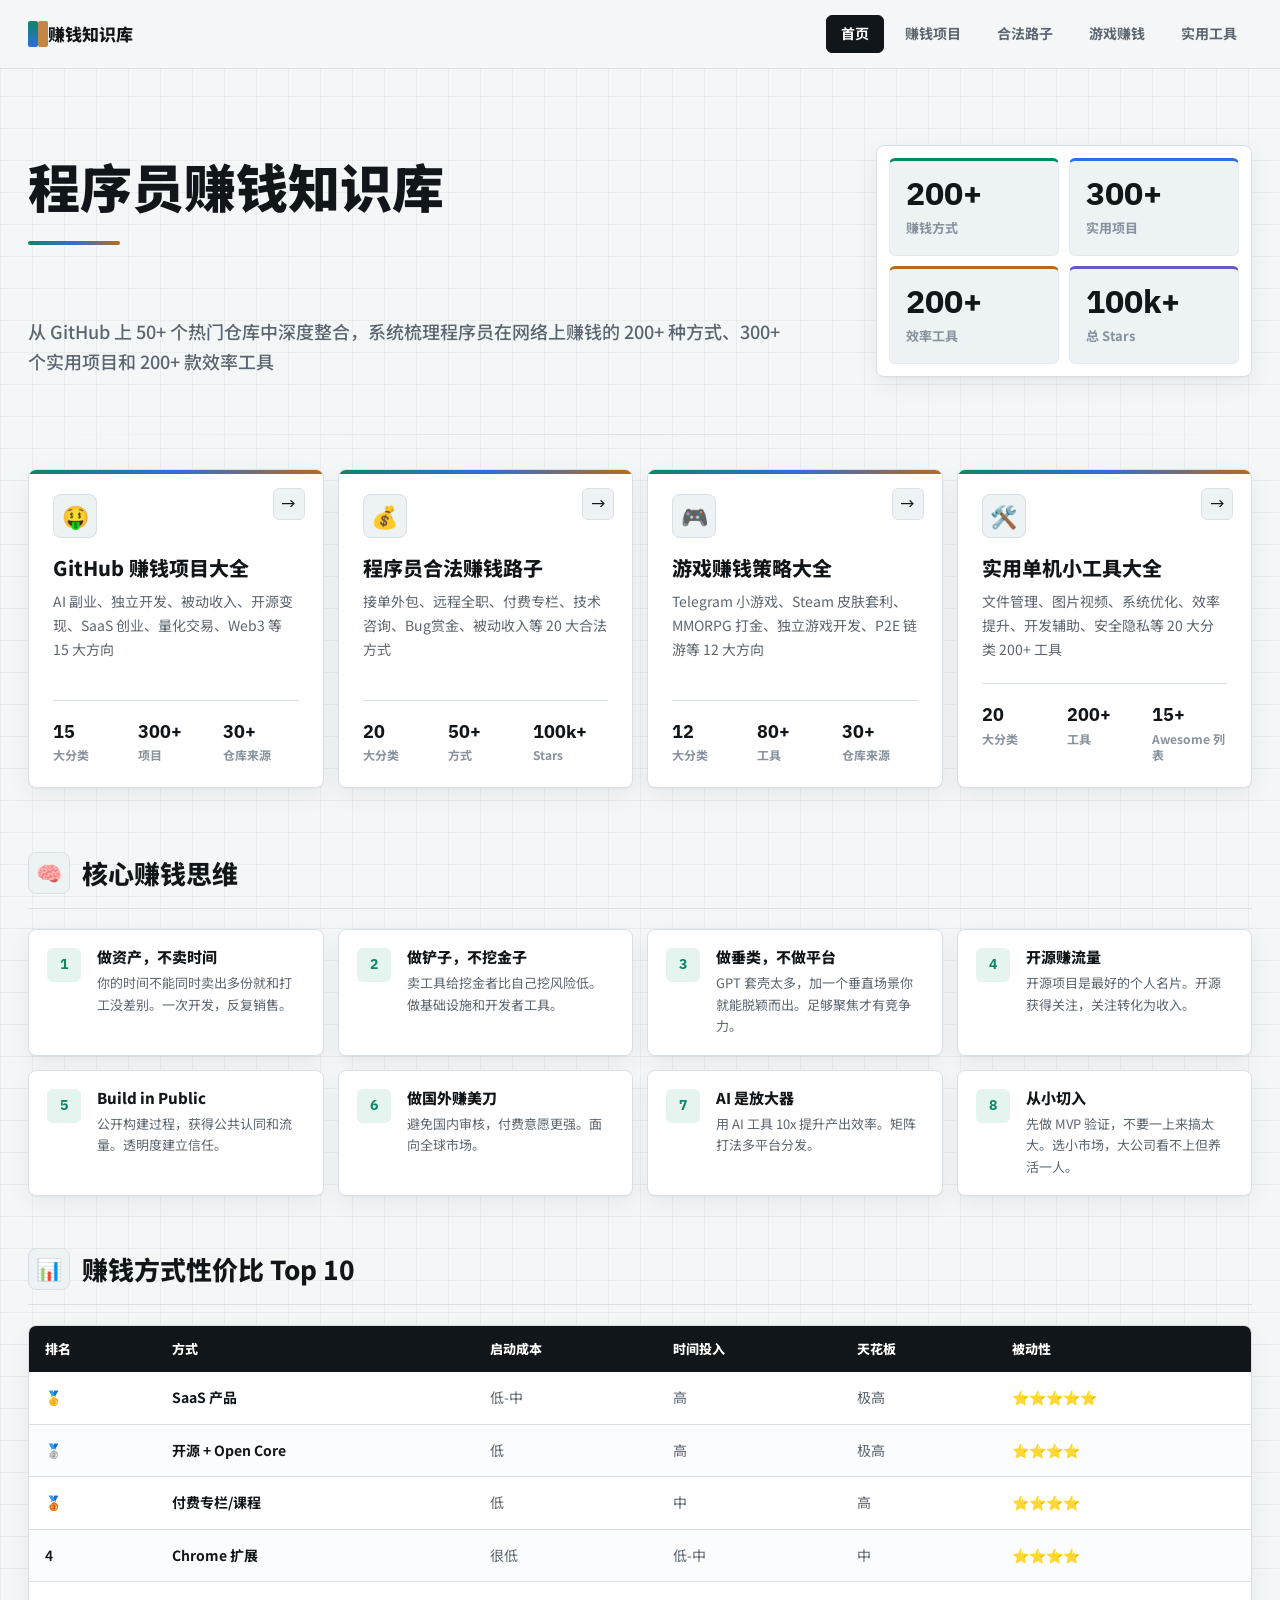
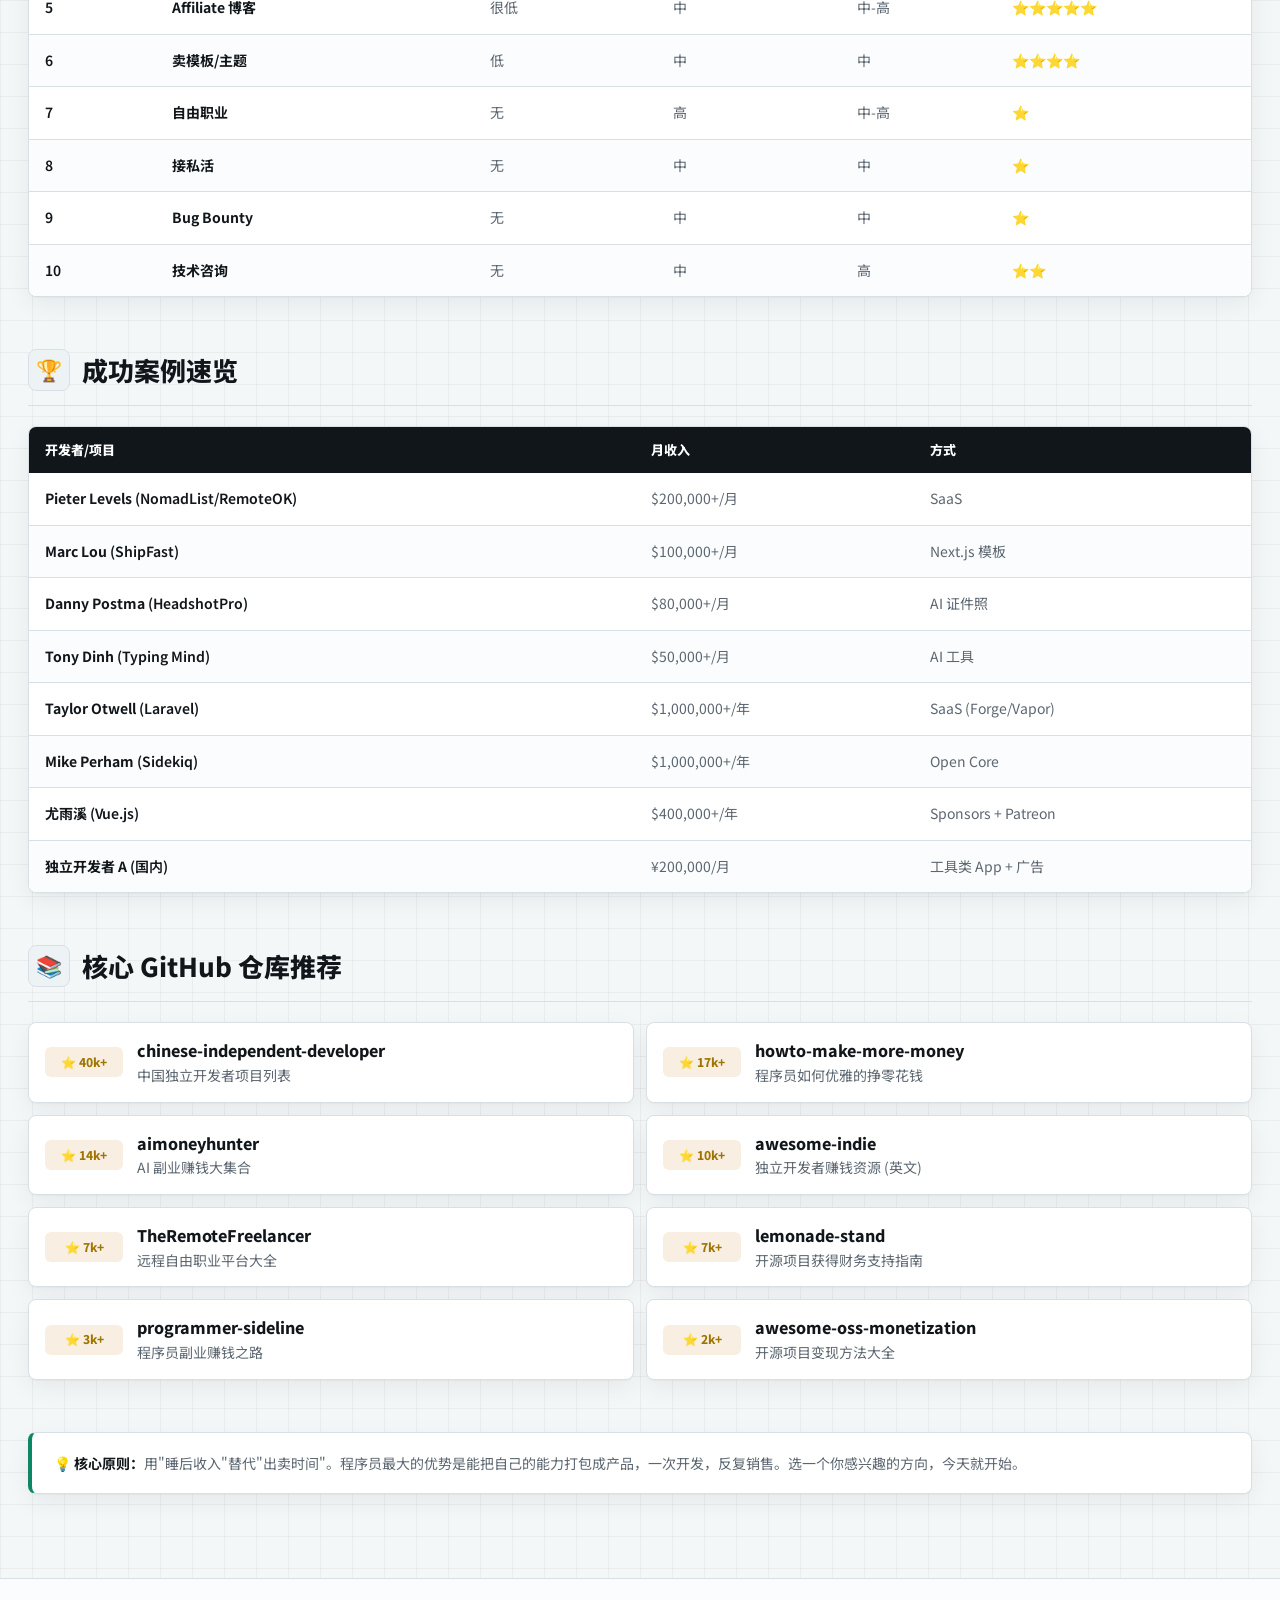
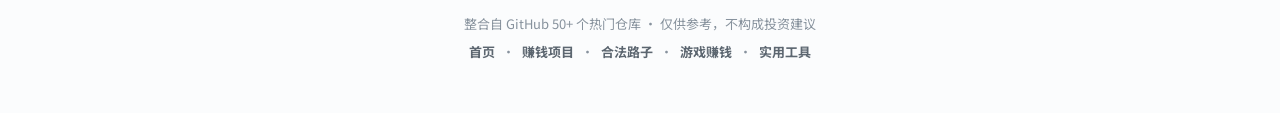
<file: index.html>
<!DOCTYPE html>
<html lang="zh-CN">

<head>
  <meta charset="UTF-8">
  <meta name="viewport" content="width=device-width, initial-scale=1.0">
  <title>程序员赚钱知识库</title>
  <link rel="icon" type="image/svg+xml" href="favicon.svg">
  <link rel="stylesheet" href="style.css">
</head>

<body>

  <!-- Nav -->
  <nav class="nav" aria-label="主导航">
    <div class="nav-inner">
      <a href="index.html" class="nav-logo">赚钱知识库</a>
      <button class="menu-btn" type="button" aria-label="打开导航菜单" aria-expanded="false">☰</button>
      <div class="nav-links">
        <a href="index.html" class="active">首页</a>
        <a href="projects.html">赚钱项目</a>
        <a href="legal.html">合法路子</a>
        <a href="games.html">游戏赚钱</a>
        <a href="tools.html">实用工具</a>
      </div>
    </div>
  </nav>

  <!-- Hero -->
  <section class="hero">
    <h1>程序员赚钱知识库</h1>
    <p>从 GitHub 上 50+ 个热门仓库中深度整合，系统梳理程序员在网络上赚钱的 200+ 种方式、300+ 个实用项目和 200+ 款效率工具</p>
    <div class="stats">
      <div class="stat">
        <div class="stat-val">200+</div>
        <div class="stat-label">赚钱方式</div>
      </div>
      <div class="stat">
        <div class="stat-val">300+</div>
        <div class="stat-label">实用项目</div>
      </div>
      <div class="stat">
        <div class="stat-val">200+</div>
        <div class="stat-label">效率工具</div>
      </div>
      <div class="stat">
        <div class="stat-val">100k+</div>
        <div class="stat-label">总 Stars</div>
      </div>
    </div>
  </section>

  <!-- Hub Cards -->
  <main class="container">
    <div class="hub-grid reveal">
      <!-- Card 1 -->
      <a href="projects.html">
        <div class="hub-card">
          <div class="hub-icon">🤑
          </div>
          <h3>GitHub 赚钱项目大全</h3>
          <p>AI 副业、独立开发、被动收入、开源变现、SaaS 创业、量化交易、Web3 等 15 大方向</p>
          <div class="hub-stats">
            <div><span class="hub-stat-val">15</span> <span class="hub-stat-lbl">大分类</span></div>
            <div><span class="hub-stat-val">300+</span> <span class="hub-stat-lbl">项目</span></div>
            <div><span class="hub-stat-val">30+</span> <span class="hub-stat-lbl">仓库来源</span></div>
          </div>
          <div class="hub-arrow">→</div>
        </div>
      </a>
      <!-- Card 2 -->
      <a href="legal.html">
        <div class="hub-card">
          <div class="hub-icon">💰
          </div>
          <h3>程序员合法赚钱路子</h3>
          <p>接单外包、远程全职、付费专栏、技术咨询、Bug赏金、被动收入等 20 大合法方式</p>
          <div class="hub-stats">
            <div><span class="hub-stat-val">20</span> <span class="hub-stat-lbl">大分类</span></div>
            <div><span class="hub-stat-val">50+</span> <span class="hub-stat-lbl">方式</span></div>
            <div><span class="hub-stat-val">100k+</span> <span class="hub-stat-lbl">Stars</span></div>
          </div>
          <div class="hub-arrow">→</div>
        </div>
      </a>
      <!-- Card 3 -->
      <a href="games.html">
        <div class="hub-card">
          <div class="hub-icon">🎮
          </div>
          <h3>游戏赚钱策略大全</h3>
          <p>Telegram 小游戏、Steam 皮肤套利、MMORPG 打金、独立游戏开发、P2E 链游等 12 大方向</p>
          <div class="hub-stats">
            <div><span class="hub-stat-val">12</span> <span class="hub-stat-lbl">大分类</span></div>
            <div><span class="hub-stat-val">80+</span> <span class="hub-stat-lbl">工具</span></div>
            <div><span class="hub-stat-val">30+</span> <span class="hub-stat-lbl">仓库来源</span></div>
          </div>
          <div class="hub-arrow">→</div>
        </div>
      </a>
      <!-- Card 4 -->
      <a href="tools.html">
        <div class="hub-card">
          <div class="hub-icon">🛠️
          </div>
          <h3>实用单机小工具大全</h3>
          <p>文件管理、图片视频、系统优化、效率提升、开发辅助、安全隐私等 20 大分类 200+ 工具</p>
          <div class="hub-stats">
            <div><span class="hub-stat-val">20</span> <span class="hub-stat-lbl">大分类</span></div>
            <div><span class="hub-stat-val">200+</span> <span class="hub-stat-lbl">工具</span></div>
            <div><span class="hub-stat-val">15+</span> <span class="hub-stat-lbl">Awesome 列表</span></div>
          </div>
          <div class="hub-arrow">→</div>
        </div>
      </a>
    </div>

    <!-- Core Principles -->
    <section class="section reveal">
      <h2 class="section-title">
        <span class="icon">🧠</span>
        核心赚钱思维
      </h2>
      <div class="principles">
        <div class="principle">
          <div class="num">1</div>
          <div>
            <h4>做资产，不卖时间</h4>
            <p>你的时间不能同时卖出多份就和打工没差别。一次开发，反复销售。</p>
          </div>
        </div>
        <div class="principle">
          <div class="num">2</div>
          <div>
            <h4>做铲子，不挖金子</h4>
            <p>卖工具给挖金者比自己挖风险低。做基础设施和开发者工具。</p>
          </div>
        </div>
        <div class="principle">
          <div class="num">3</div>
          <div>
            <h4>做垂类，不做平台</h4>
            <p>GPT 套壳太多，加一个垂直场景你就能脱颖而出。足够聚焦才有竞争力。</p>
          </div>
        </div>
        <div class="principle">
          <div class="num">4</div>
          <div>
            <h4>开源赚流量</h4>
            <p>开源项目是最好的个人名片。开源获得关注，关注转化为收入。</p>
          </div>
        </div>
        <div class="principle">
          <div class="num">5</div>
          <div>
            <h4>Build in Public</h4>
            <p>公开构建过程，获得公共认同和流量。透明度建立信任。</p>
          </div>
        </div>
        <div class="principle">
          <div class="num">6</div>
          <div>
            <h4>做国外赚美刀</h4>
            <p>避免国内审核，付费意愿更强。面向全球市场。</p>
          </div>
        </div>
        <div class="principle">
          <div class="num">7</div>
          <div>
            <h4>AI 是放大器</h4>
            <p>用 AI 工具 10x 提升产出效率。矩阵打法多平台分发。</p>
          </div>
        </div>
        <div class="principle">
          <div class="num">8</div>
          <div>
            <h4>从小切入</h4>
            <p>先做 MVP 验证，不要一上来搞太大。选小市场，大公司看不上但养活一人。</p>
          </div>
        </div>
      </div>
    </section>

    <!-- Top Earning Methods -->
    <section class="section reveal">
      <h2 class="section-title">
        <span class="icon">📊</span>
        赚钱方式性价比 Top 10
      </h2>
      <div class="table-wrap">
        <table>
          <thead>
            <tr>
              <th scope="col">排名</th>
              <th scope="col">方式</th>
              <th scope="col">启动成本</th>
              <th scope="col">时间投入</th>
              <th scope="col">天花板</th>
              <th scope="col">被动性</th>
            </tr>
          </thead>
          <tbody>
            <tr>
              <td>🥇</td>
              <td><strong>SaaS 产品</strong></td>
              <td>低-中</td>
              <td>高</td>
              <td>极高</td>
              <td>⭐⭐⭐⭐⭐</td>
            </tr>
            <tr>
              <td>🥈</td>
              <td><strong>开源 + Open Core</strong></td>
              <td>低</td>
              <td>高</td>
              <td>极高</td>
              <td>⭐⭐⭐⭐</td>
            </tr>
            <tr>
              <td>🥉</td>
              <td><strong>付费专栏/课程</strong></td>
              <td>低</td>
              <td>中</td>
              <td>高</td>
              <td>⭐⭐⭐⭐</td>
            </tr>
            <tr>
              <td>4</td>
              <td><strong>Chrome 扩展</strong></td>
              <td>很低</td>
              <td>低-中</td>
              <td>中</td>
              <td>⭐⭐⭐⭐</td>
            </tr>
            <tr>
              <td>5</td>
              <td><strong>Affiliate 博客</strong></td>
              <td>很低</td>
              <td>中</td>
              <td>中-高</td>
              <td>⭐⭐⭐⭐⭐</td>
            </tr>
            <tr>
              <td>6</td>
              <td><strong>卖模板/主题</strong></td>
              <td>低</td>
              <td>中</td>
              <td>中</td>
              <td>⭐⭐⭐⭐</td>
            </tr>
            <tr>
              <td>7</td>
              <td><strong>自由职业</strong></td>
              <td>无</td>
              <td>高</td>
              <td>中-高</td>
              <td>⭐</td>
            </tr>
            <tr>
              <td>8</td>
              <td><strong>接私活</strong></td>
              <td>无</td>
              <td>中</td>
              <td>中</td>
              <td>⭐</td>
            </tr>
            <tr>
              <td>9</td>
              <td><strong>Bug Bounty</strong></td>
              <td>无</td>
              <td>中</td>
              <td>中</td>
              <td>⭐</td>
            </tr>
            <tr>
              <td>10</td>
              <td><strong>技术咨询</strong></td>
              <td>无</td>
              <td>中</td>
              <td>高</td>
              <td>⭐⭐</td>
            </tr>
          </tbody>
        </table>
      </div>
    </section>

    <!-- Success Cases -->
    <section class="section reveal">
      <h2 class="section-title">
        <span class="icon">🏆</span>
        成功案例速览
      </h2>
      <div class="table-wrap">
        <table>
          <thead>
            <tr>
              <th scope="col">开发者/项目</th>
              <th scope="col">月收入</th>
              <th scope="col">方式</th>
            </tr>
          </thead>
          <tbody>
            <tr>
              <td><strong>Pieter Levels</strong> (NomadList/RemoteOK)</td>
              <td>$200,000+/月</td>
              <td>SaaS</td>
            </tr>
            <tr>
              <td><strong>Marc Lou</strong> (ShipFast)</td>
              <td>$100,000+/月</td>
              <td>Next.js 模板</td>
            </tr>
            <tr>
              <td><strong>Danny Postma</strong> (HeadshotPro)</td>
              <td>$80,000+/月</td>
              <td>AI 证件照</td>
            </tr>
            <tr>
              <td><strong>Tony Dinh</strong> (Typing Mind)</td>
              <td>$50,000+/月</td>
              <td>AI 工具</td>
            </tr>
            <tr>
              <td><strong>Taylor Otwell</strong> (Laravel)</td>
              <td>$1,000,000+/年</td>
              <td>SaaS (Forge/Vapor)</td>
            </tr>
            <tr>
              <td><strong>Mike Perham</strong> (Sidekiq)</td>
              <td>$1,000,000+/年</td>
              <td>Open Core</td>
            </tr>
            <tr>
              <td><strong>尤雨溪</strong> (Vue.js)</td>
              <td>$400,000+/年</td>
              <td>Sponsors + Patreon</td>
            </tr>
            <tr>
              <td><strong>独立开发者 A</strong> (国内)</td>
              <td>¥200,000/月</td>
              <td>工具类 App + 广告</td>
            </tr>
          </tbody>
        </table>
      </div>
    </section>

    <!-- Key Repos -->
    <section class="section reveal">
      <h2 class="section-title">
        <span class="icon">📚</span>
        核心 GitHub 仓库推荐
      </h2>
      <div class="repo-list">
        <a href="https://github.com/1c7/chinese-independent-developer" target="_blank" class="repo-card">
          <span class="repo-stars">⭐ 40k+</span>
          <div>
            <div class="fw-700">chinese-independent-developer</div>
            <div class="text-sm">中国独立开发者项目列表</div>
          </div>
        </a>
        <a href="https://github.com/easychen/howto-make-more-money" target="_blank" class="repo-card">
          <span class="repo-stars">⭐ 17k+</span>
          <div>
            <div class="fw-700">howto-make-more-money</div>
            <div class="text-sm">程序员如何优雅的挣零花钱</div>
          </div>
        </a>
        <a href="https://github.com/bleedline/aimoneyhunter" target="_blank" class="repo-card">
          <span class="repo-stars">⭐ 14k+</span>
          <div>
            <div class="fw-700">aimoneyhunter</div>
            <div class="text-sm">AI 副业赚钱大集合</div>
          </div>
        </a>
        <a href="https://github.com/mezod/awesome-indie" target="_blank" class="repo-card">
          <span class="repo-stars">⭐ 10k+</span>
          <div>
            <div class="fw-700">awesome-indie</div>
            <div class="text-sm">独立开发者赚钱资源 (英文)</div>
          </div>
        </a>
        <a href="https://github.com/engineerapart/TheRemoteFreelancer" target="_blank" class="repo-card">
          <span class="repo-stars">⭐ 7k+</span>
          <div>
            <div class="fw-700">TheRemoteFreelancer</div>
            <div class="text-sm">远程自由职业平台大全</div>
          </div>
        </a>
        <a href="https://github.com/nayafia/lemonade-stand" target="_blank" class="repo-card">
          <span class="repo-stars">⭐ 7k+</span>
          <div>
            <div class="fw-700">lemonade-stand</div>
            <div class="text-sm">开源项目获得财务支持指南</div>
          </div>
        </a>
        <a href="https://github.com/CodingDocs/programmer-sideline" target="_blank" class="repo-card">
          <span class="repo-stars">⭐ 3k+</span>
          <div>
            <div class="fw-700">programmer-sideline</div>
            <div class="text-sm">程序员副业赚钱之路</div>
          </div>
        </a>
        <a href="https://github.com/PayDevs/awesome-oss-monetization" target="_blank" class="repo-card">
          <span class="repo-stars">⭐ 2k+</span>
          <div>
            <div class="fw-700">awesome-oss-monetization</div>
            <div class="text-sm">开源项目变现方法大全</div>
          </div>
        </a>
      </div>
    </section>

    <div class="tip reveal">
      <strong>💡 核心原则：</strong>用"睡后收入"替代"出卖时间"。程序员最大的优势是能把自己的能力打包成产品，一次开发，反复销售。选一个你感兴趣的方向，今天就开始。
    </div>
  </main>

  <!-- Footer -->
  <footer class="footer">
    <p>整合自 GitHub 50+ 个热门仓库 · 仅供参考，不构成投资建议</p>
    <p>
      <a href="index.html">首页</a> ·
      <a href="projects.html">赚钱项目</a> ·
      <a href="legal.html">合法路子</a> ·
      <a href="games.html">游戏赚钱</a> ·
      <a href="tools.html">实用工具</a>
    </p>
  </footer>

  <!-- Back to top -->
  <button class="back-top" id="backTop" type="button" aria-label="回到顶部">↑</button>
  <script src="main.js"></script>
</body>

</html>
</file>
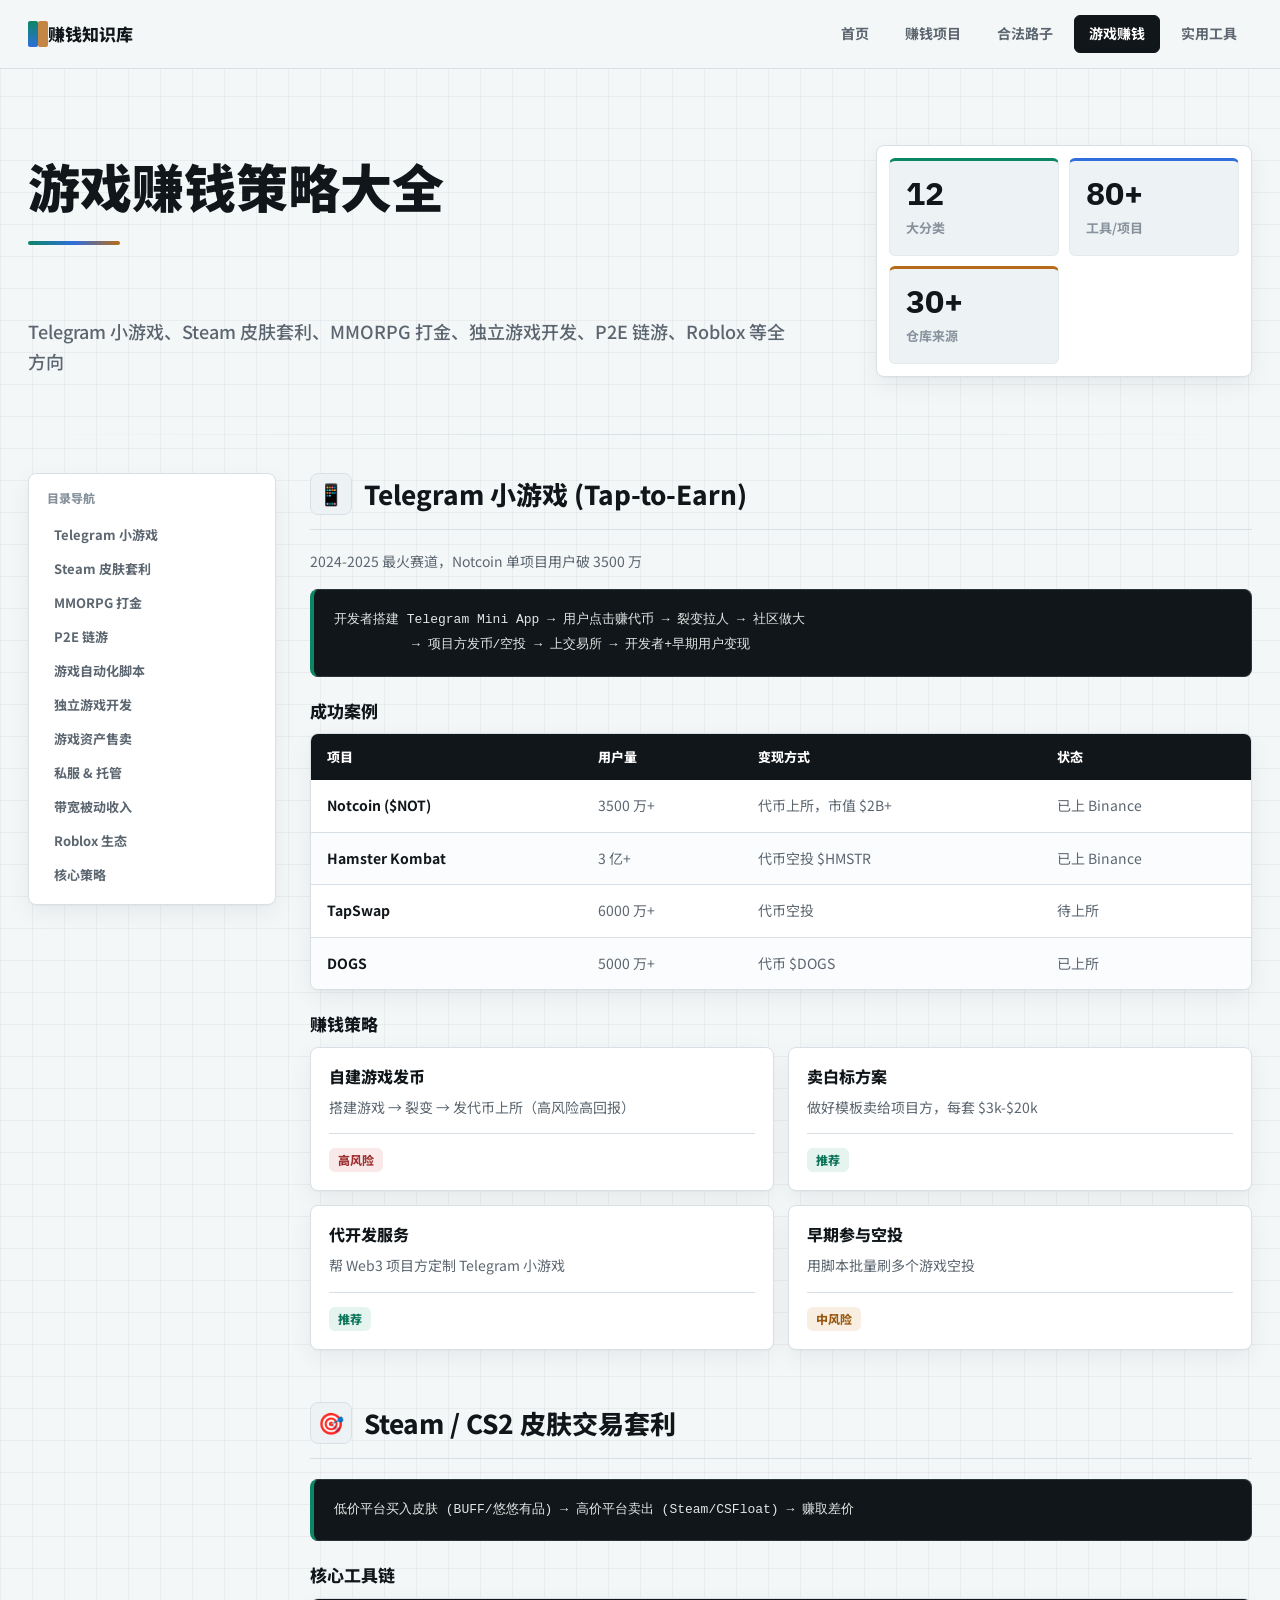
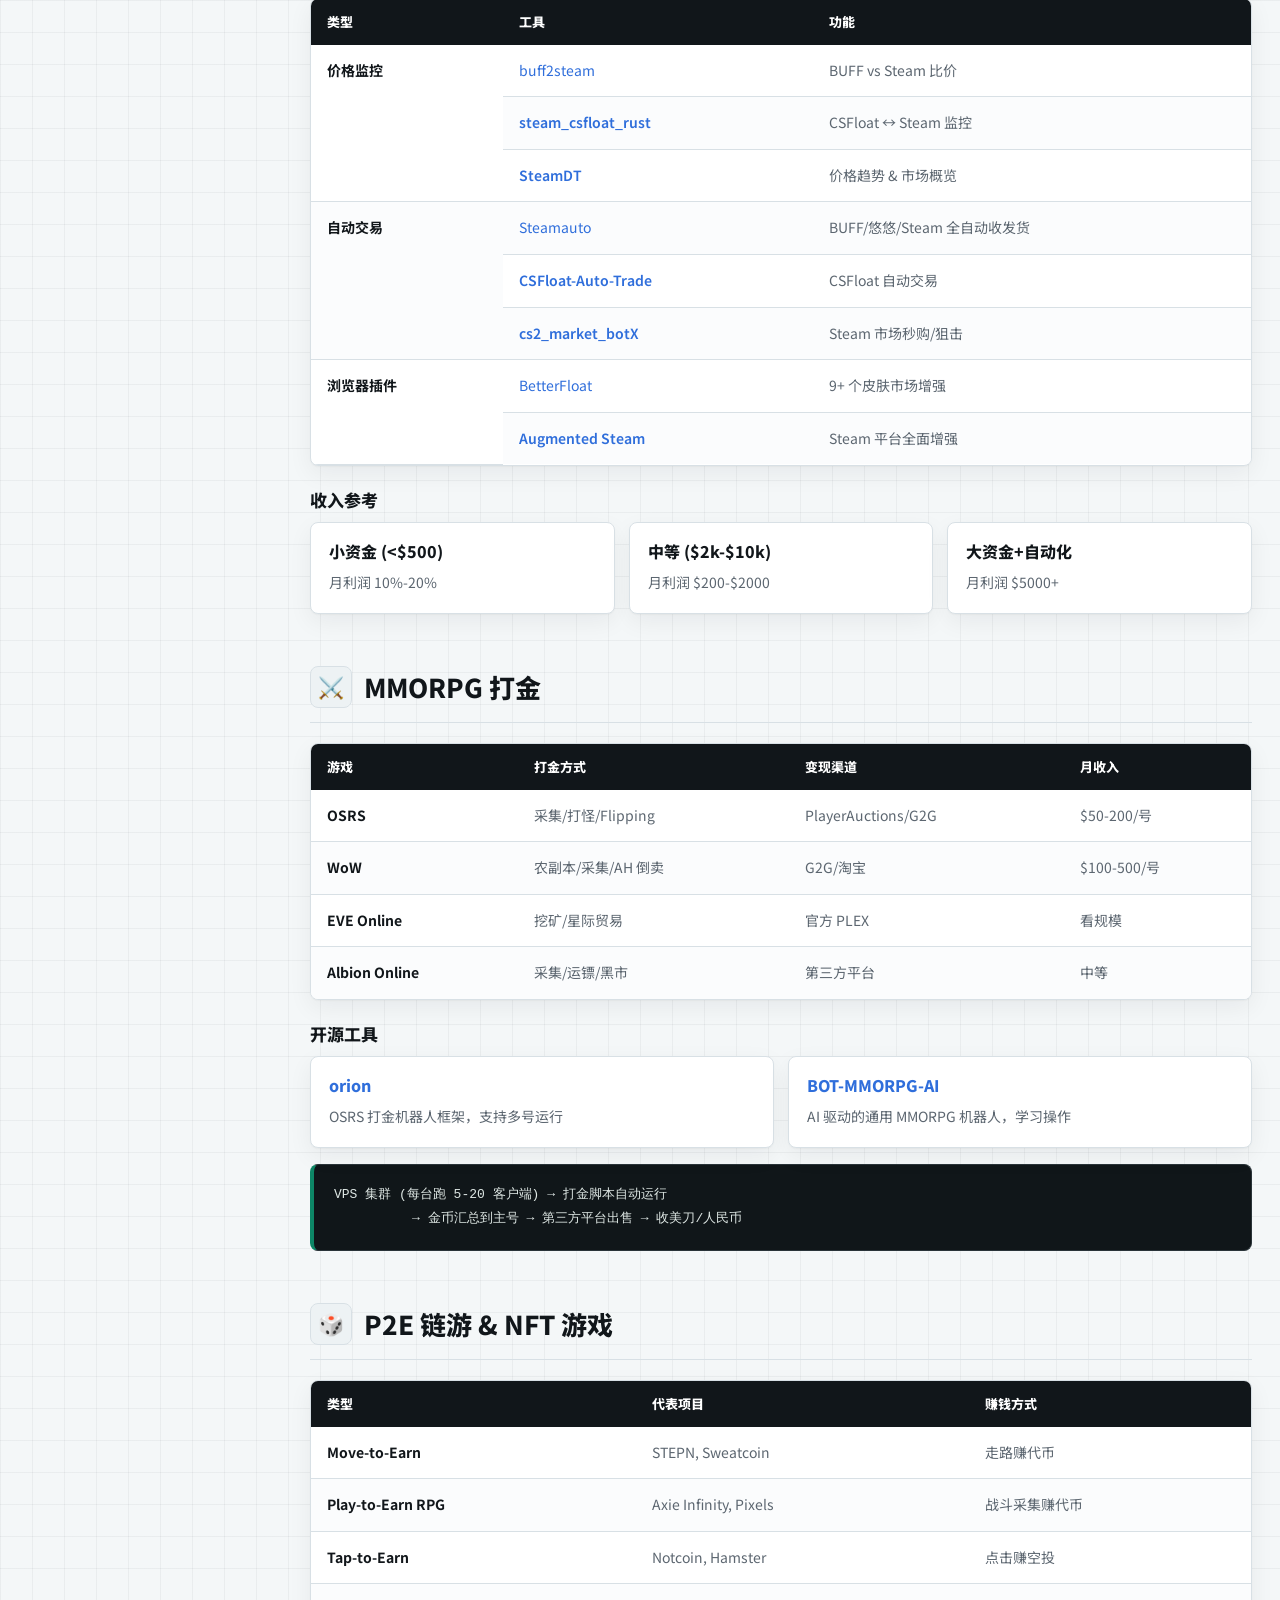
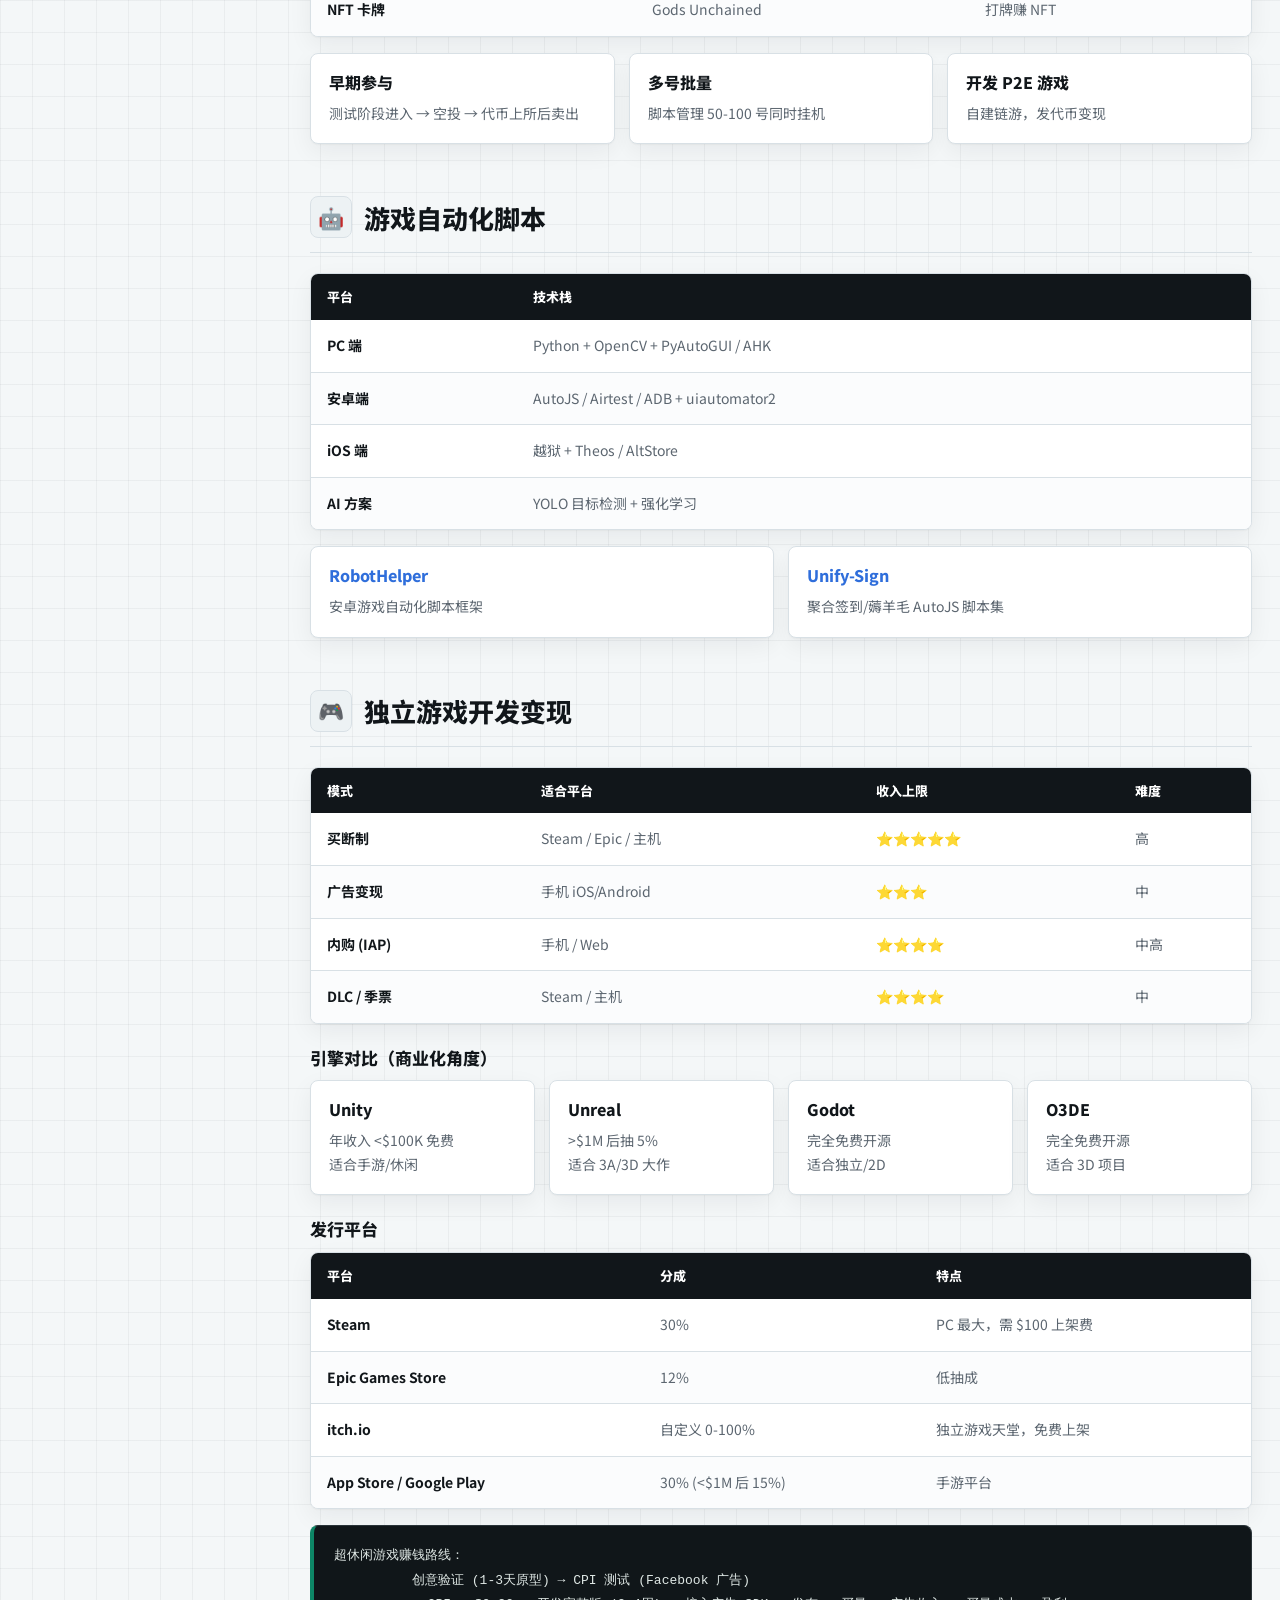
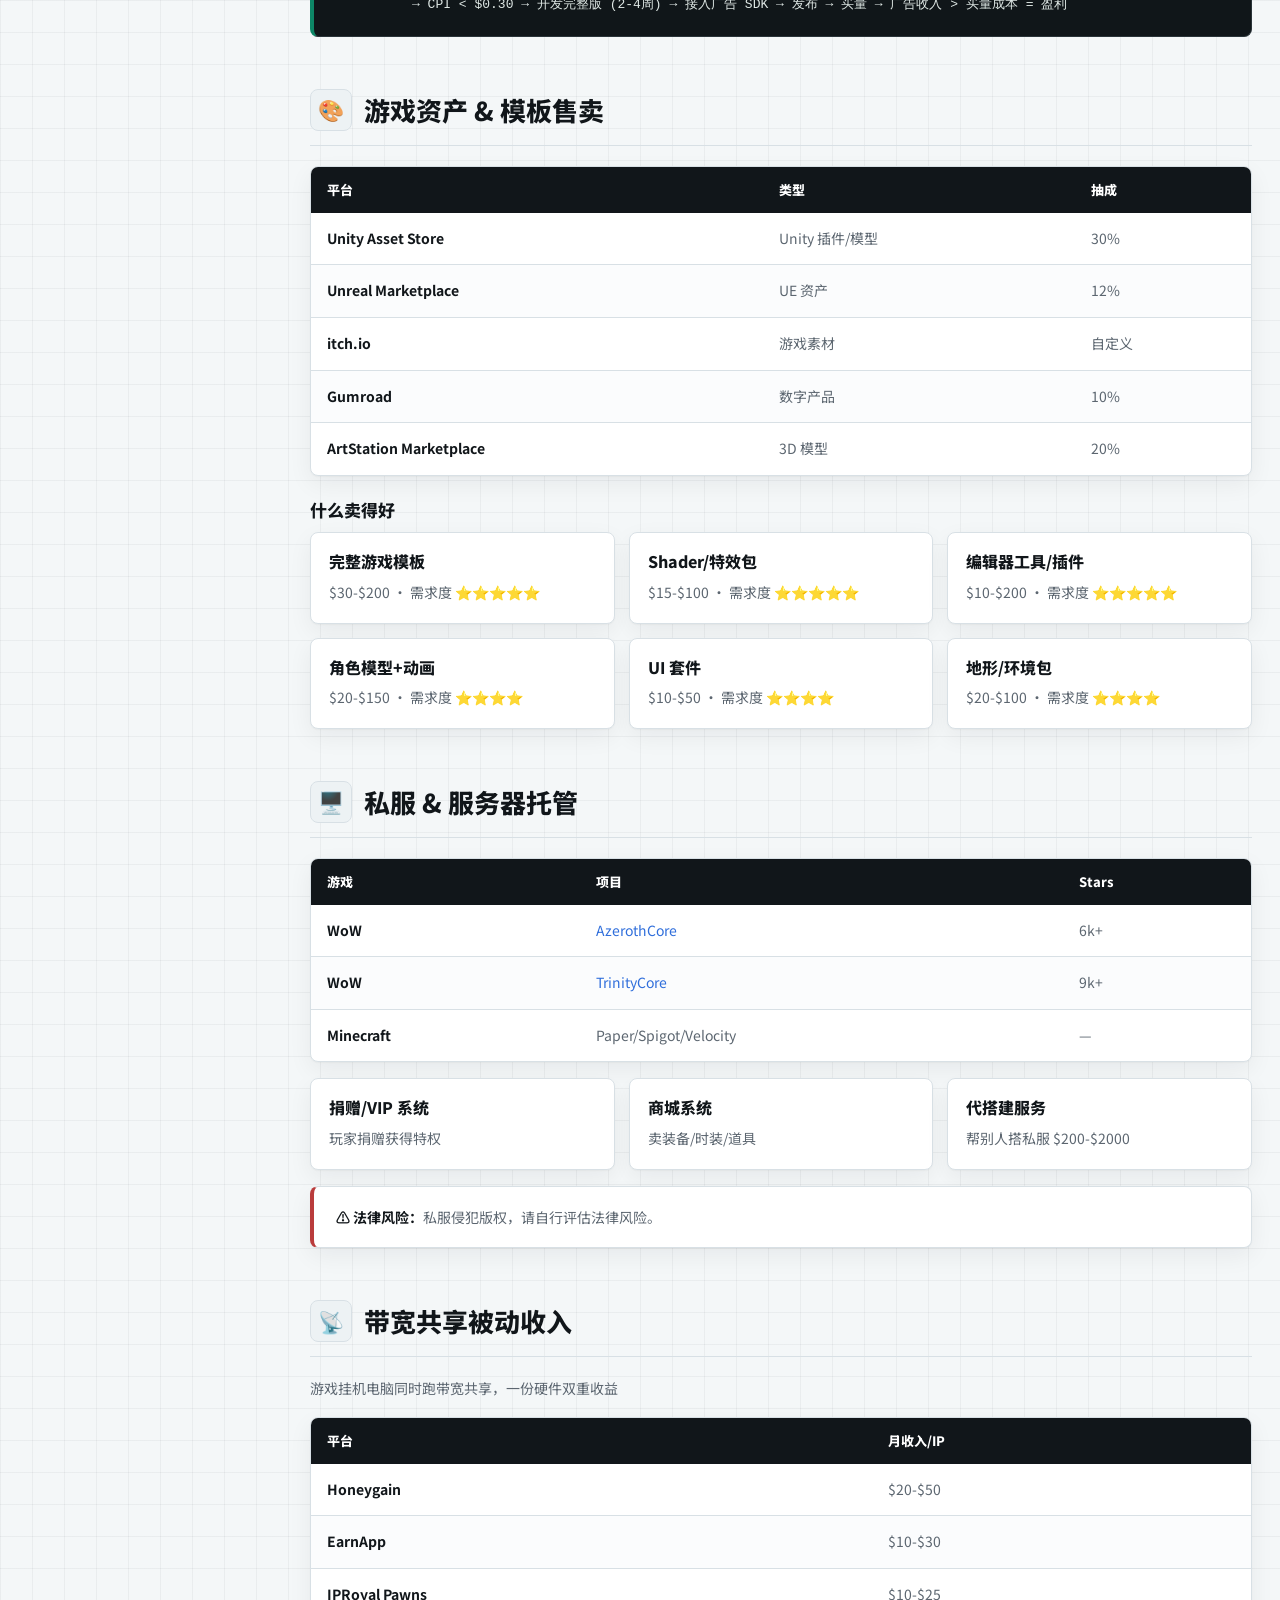
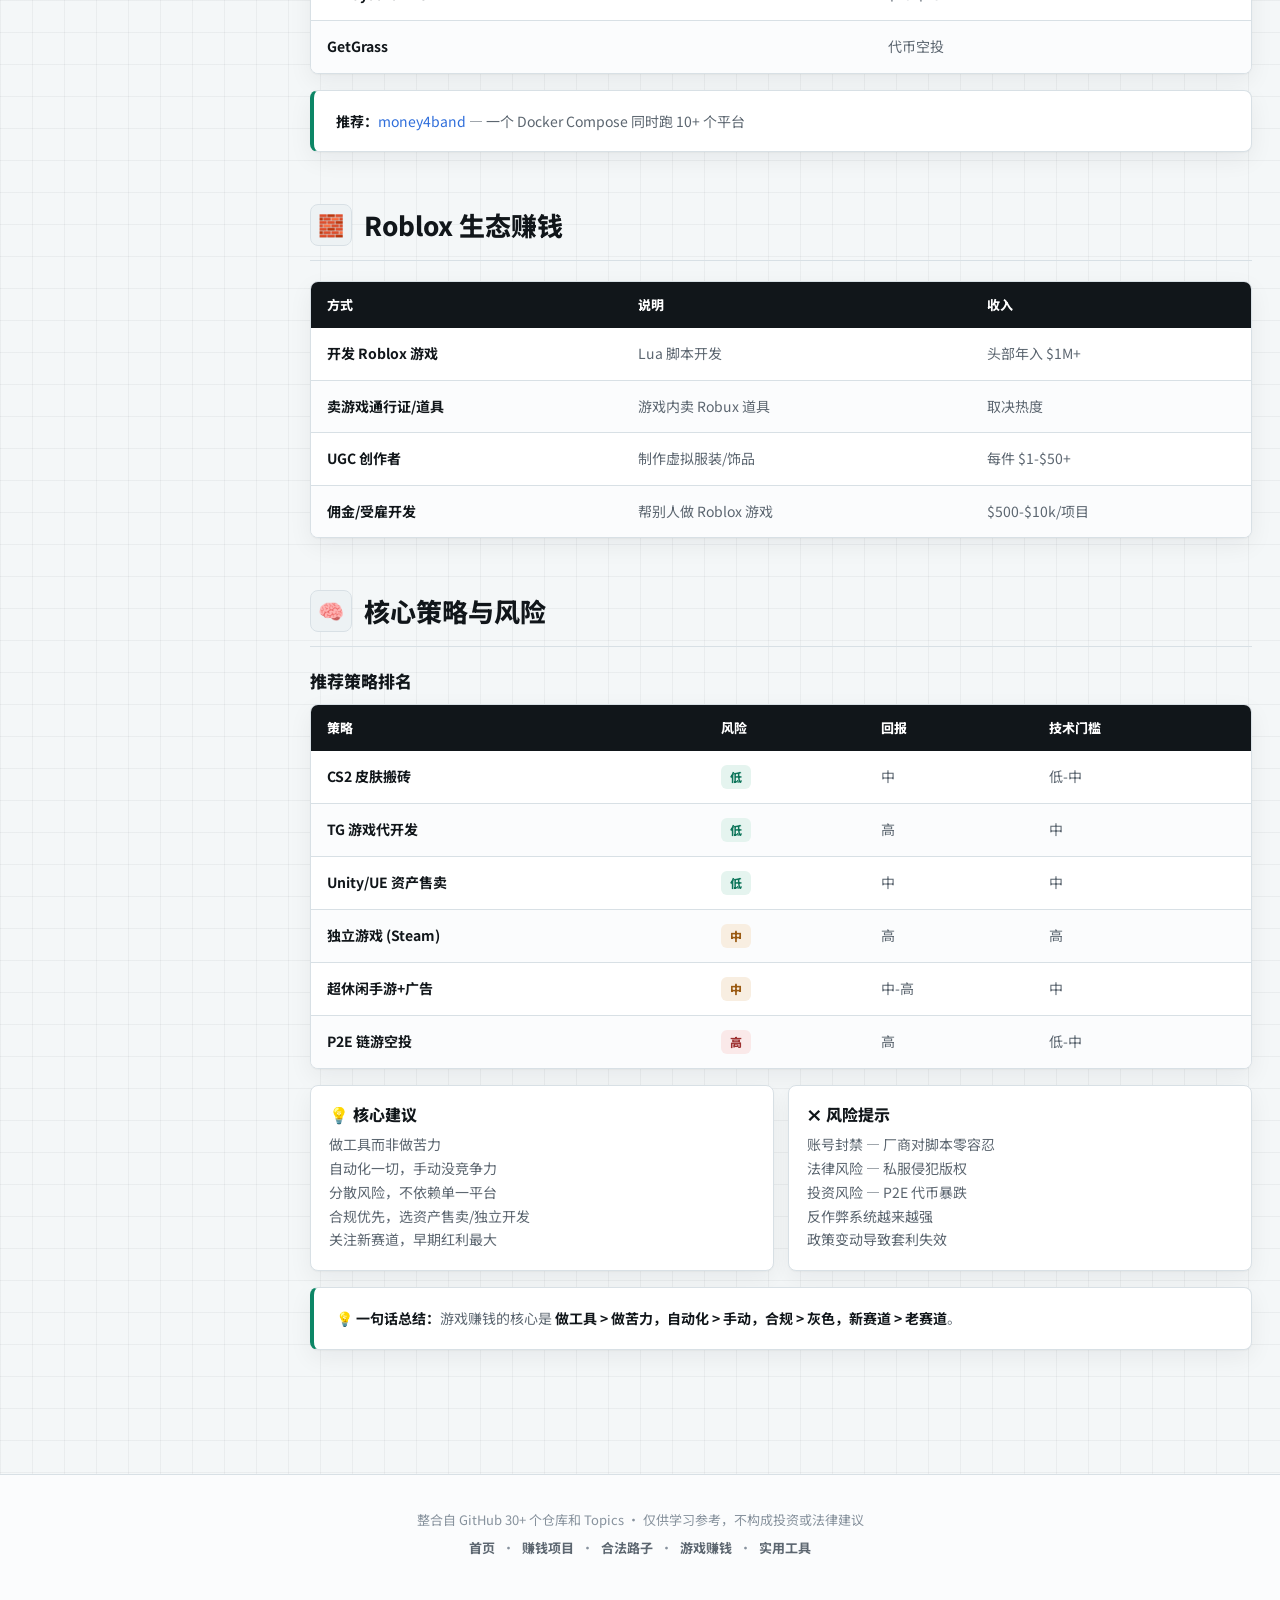
<file: games.html>
<!DOCTYPE html>
<html lang="zh-CN">

<head>
  <meta charset="UTF-8">
  <meta name="viewport" content="width=device-width, initial-scale=1.0">
  <title>游戏赚钱策略大全 - 程序员赚钱知识库</title>
  <link rel="icon" type="image/svg+xml" href="favicon.svg">
  <link rel="stylesheet" href="style.css">
</head>

<body>

  <nav class="nav" aria-label="主导航">
    <div class="nav-inner">
      <a href="index.html" class="nav-logo">赚钱知识库</a>
      <button class="menu-btn" type="button" aria-label="打开导航菜单" aria-expanded="false">☰</button>
      <div class="nav-links">
        <a href="index.html">首页</a>
        <a href="projects.html">赚钱项目</a>
        <a href="legal.html">合法路子</a>
        <a href="games.html" class="active">游戏赚钱</a>
        <a href="tools.html">实用工具</a>
      </div>
    </div>
  </nav>

  <section class="hero">
    <h1>游戏赚钱策略大全</h1>
    <p>Telegram 小游戏、Steam 皮肤套利、MMORPG 打金、独立游戏开发、P2E 链游、Roblox 等全方向</p>
    <div class="stats">
      <div class="stat">
        <div class="stat-val">12</div>
        <div class="stat-label">大分类</div>
      </div>
      <div class="stat">
        <div class="stat-val">80+</div>
        <div class="stat-label">工具/项目</div>
      </div>
      <div class="stat">
        <div class="stat-val">30+</div>
        <div class="stat-label">仓库来源</div>
      </div>
    </div>
  </section>

  <div class="page-layout">
    <aside class="toc-sidebar">
      <div class="toc-title">目录导航</div>
      <a href="#tg">Telegram 小游戏</a>
      <a href="#steam">Steam 皮肤套利</a>
      <a href="#gold">MMORPG 打金</a>
      <a href="#p2e">P2E 链游</a>
      <a href="#bot">游戏自动化脚本</a>
      <a href="#indie">独立游戏开发</a>
      <a href="#asset">游戏资产售卖</a>
      <a href="#server">私服 &amp; 托管</a>
      <a href="#band">带宽被动收入</a>
      <a href="#roblox">Roblox 生态</a>
      <a href="#strategy">核心策略</a>
    </aside>

    <main class="page-main">

      <!-- TG -->
      <section class="section reveal" id="tg">
        <h2 class="section-title"><span class="icon">📱</span> Telegram 小游戏
          (Tap-to-Earn)</h2>
        <p class="text-sm mb-2">2024-2025 最火赛道，Notcoin 单项目用户破 3500 万</p>
        <div class="flow">开发者搭建 Telegram Mini App → 用户点击赚代币 → 裂变拉人 → 社区做大
          → 项目方发币/空投 → 上交易所 → 开发者+早期用户变现</div>
        <h3>成功案例</h3>
        <div class="table-wrap">
          <table>
            <thead>
              <tr>
                <th scope="col">项目</th>
                <th scope="col">用户量</th>
                <th scope="col">变现方式</th>
                <th scope="col">状态</th>
              </tr>
            </thead>
            <tbody>
              <tr>
                <td><strong>Notcoin ($NOT)</strong></td>
                <td>3500 万+</td>
                <td>代币上所，市值 $2B+</td>
                <td>已上 Binance</td>
              </tr>
              <tr>
                <td><strong>Hamster Kombat</strong></td>
                <td>3 亿+</td>
                <td>代币空投 $HMSTR</td>
                <td>已上 Binance</td>
              </tr>
              <tr>
                <td><strong>TapSwap</strong></td>
                <td>6000 万+</td>
                <td>代币空投</td>
                <td>待上所</td>
              </tr>
              <tr>
                <td><strong>DOGS</strong></td>
                <td>5000 万+</td>
                <td>代币 $DOGS</td>
                <td>已上所</td>
              </tr>
            </tbody>
          </table>
        </div>
        <h3>赚钱策略</h3>
        <div class="cards cards-2">
          <div class="card">
            <div class="card-title">自建游戏发币</div>
            <div class="card-desc">搭建游戏 → 裂变 → 发代币上所（高风险高回报）</div>
            <div class="card-footer"><span class="tag tag-red">高风险</span></div>
          </div>
          <div class="card">
            <div class="card-title">卖白标方案</div>
            <div class="card-desc">做好模板卖给项目方，每套 $3k-$20k</div>
            <div class="card-footer"><span class="tag tag-green">推荐</span></div>
          </div>
          <div class="card">
            <div class="card-title">代开发服务</div>
            <div class="card-desc">帮 Web3 项目方定制 Telegram 小游戏</div>
            <div class="card-footer"><span class="tag tag-green">推荐</span></div>
          </div>
          <div class="card">
            <div class="card-title">早期参与空投</div>
            <div class="card-desc">用脚本批量刷多个游戏空投</div>
            <div class="card-footer"><span class="tag tag-yellow">中风险</span></div>
          </div>
        </div>
      </section>

      <!-- Steam -->
      <section class="section reveal" id="steam">
        <h2 class="section-title"><span class="icon">🎯</span> Steam / CS2
          皮肤交易套利</h2>
        <div class="flow">低价平台买入皮肤 (BUFF/悠悠有品) → 高价平台卖出 (Steam/CSFloat) → 赚取差价</div>
        <h3>核心工具链</h3>
        <div class="table-wrap">
          <table>
            <thead>
              <tr>
                <th scope="col">类型</th>
                <th scope="col">工具</th>
                <th scope="col">功能</th>
              </tr>
            </thead>
            <tbody>
              <tr>
                <td rowspan="3"><strong>价格监控</strong></td>
                <td><a href="https://github.com/hldh214/buff2steam" target="_blank">buff2steam</a></td>
                <td>BUFF vs Steam 比价</td>
              </tr>
              <tr>
                <td><a href="https://github.com/Soniclev/steam_csfloat_rust" target="_blank">steam_csfloat_rust</a></td>
                <td>CSFloat ↔ Steam 监控</td>
              </tr>
              <tr>
                <td><a href="https://steamdt.com/en" target="_blank">SteamDT</a></td>
                <td>价格趋势 &amp; 市场概览</td>
              </tr>
              <tr>
                <td rowspan="3"><strong>自动交易</strong></td>
                <td><a href="https://github.com/Steamauto/Steamauto" target="_blank">Steamauto</a></td>
                <td>BUFF/悠悠/Steam 全自动收发货</td>
              </tr>
              <tr>
                <td><a href="https://github.com/gradinazz/CSFloat-Auto-Trade" target="_blank">CSFloat-Auto-Trade</a>
                </td>
                <td>CSFloat 自动交易</td>
              </tr>
              <tr>
                <td><a href="https://github.com/FatSquare/cs2_market_botX" target="_blank">cs2_market_botX</a></td>
                <td>Steam 市场秒购/狙击</td>
              </tr>
              <tr>
                <td rowspan="2"><strong>浏览器插件</strong></td>
                <td><a href="https://github.com/GODrums/BetterFloat" target="_blank">BetterFloat</a></td>
                <td>9+ 个皮肤市场增强</td>
              </tr>
              <tr>
                <td><a href="https://github.com/IsThereAnyDeal/AugmentedSteam" target="_blank">Augmented Steam</a></td>
                <td>Steam 平台全面增强</td>
              </tr>
            </tbody>
          </table>
        </div>
        <h3>收入参考</h3>
        <div class="cards cards-3">
          <div class="card">
            <div class="card-title">小资金 (&lt;$500)</div>
            <div class="card-desc">月利润 10%-20%</div>
          </div>
          <div class="card">
            <div class="card-title">中等 ($2k-$10k)</div>
            <div class="card-desc">月利润 $200-$2000</div>
          </div>
          <div class="card">
            <div class="card-title">大资金+自动化</div>
            <div class="card-desc">月利润 $5000+</div>
          </div>
        </div>
      </section>

      <!-- Gold Farming -->
      <section class="section reveal" id="gold">
        <h2 class="section-title"><span class="icon">⚔️</span> MMORPG 打金</h2>
        <div class="table-wrap">
          <table>
            <thead>
              <tr>
                <th scope="col">游戏</th>
                <th scope="col">打金方式</th>
                <th scope="col">变现渠道</th>
                <th scope="col">月收入</th>
              </tr>
            </thead>
            <tbody>
              <tr>
                <td><strong>OSRS</strong></td>
                <td>采集/打怪/Flipping</td>
                <td>PlayerAuctions/G2G</td>
                <td>$50-200/号</td>
              </tr>
              <tr>
                <td><strong>WoW</strong></td>
                <td>农副本/采集/AH 倒卖</td>
                <td>G2G/淘宝</td>
                <td>$100-500/号</td>
              </tr>
              <tr>
                <td><strong>EVE Online</strong></td>
                <td>挖矿/星际贸易</td>
                <td>官方 PLEX</td>
                <td>看规模</td>
              </tr>
              <tr>
                <td><strong>Albion Online</strong></td>
                <td>采集/运镖/黑市</td>
                <td>第三方平台</td>
                <td>中等</td>
              </tr>
            </tbody>
          </table>
        </div>
        <h3>开源工具</h3>
        <div class="cards cards-2">
          <div class="card">
            <div class="card-title"><a href="https://github.com/fmorris2/orion" target="_blank">orion</a></div>
            <div class="card-desc">OSRS 打金机器人框架，支持多号运行</div>
          </div>
          <div class="card">
            <div class="card-title"><a href="https://github.com/ruslanmv/BOT-MMORPG-AI"
                target="_blank">BOT-MMORPG-AI</a></div>
            <div class="card-desc">AI 驱动的通用 MMORPG 机器人，学习操作</div>
          </div>
        </div>
        <div class="flow mt-2">VPS 集群 (每台跑 5-20 客户端) → 打金脚本自动运行
          → 金币汇总到主号 → 第三方平台出售 → 收美刀/人民币</div>
      </section>

      <!-- P2E -->
      <section class="section reveal" id="p2e">
        <h2 class="section-title"><span class="icon">🎲</span> P2E 链游 &amp; NFT
          游戏</h2>
        <div class="table-wrap">
          <table>
            <thead>
              <tr>
                <th scope="col">类型</th>
                <th scope="col">代表项目</th>
                <th scope="col">赚钱方式</th>
              </tr>
            </thead>
            <tbody>
              <tr>
                <td><strong>Move-to-Earn</strong></td>
                <td>STEPN, Sweatcoin</td>
                <td>走路赚代币</td>
              </tr>
              <tr>
                <td><strong>Play-to-Earn RPG</strong></td>
                <td>Axie Infinity, Pixels</td>
                <td>战斗采集赚代币</td>
              </tr>
              <tr>
                <td><strong>Tap-to-Earn</strong></td>
                <td>Notcoin, Hamster</td>
                <td>点击赚空投</td>
              </tr>
              <tr>
                <td><strong>NFT 卡牌</strong></td>
                <td>Gods Unchained</td>
                <td>打牌赚 NFT</td>
              </tr>
            </tbody>
          </table>
        </div>
        <div class="cards cards-3 mt-2">
          <div class="card">
            <div class="card-title">早期参与</div>
            <div class="card-desc">测试阶段进入 → 空投 → 代币上所后卖出</div>
          </div>
          <div class="card">
            <div class="card-title">多号批量</div>
            <div class="card-desc">脚本管理 50-100 号同时挂机</div>
          </div>
          <div class="card">
            <div class="card-title">开发 P2E 游戏</div>
            <div class="card-desc">自建链游，发代币变现</div>
          </div>
        </div>
      </section>

      <!-- Bot -->
      <section class="section reveal" id="bot">
        <h2 class="section-title"><span class="icon">🤖</span> 游戏自动化脚本</h2>
        <div class="table-wrap">
          <table>
            <thead>
              <tr>
                <th scope="col">平台</th>
                <th scope="col">技术栈</th>
              </tr>
            </thead>
            <tbody>
              <tr>
                <td><strong>PC 端</strong></td>
                <td>Python + OpenCV + PyAutoGUI / AHK</td>
              </tr>
              <tr>
                <td><strong>安卓端</strong></td>
                <td>AutoJS / Airtest / ADB + uiautomator2</td>
              </tr>
              <tr>
                <td><strong>iOS 端</strong></td>
                <td>越狱 + Theos / AltStore</td>
              </tr>
              <tr>
                <td><strong>AI 方案</strong></td>
                <td>YOLO 目标检测 + 强化学习</td>
              </tr>
            </tbody>
          </table>
        </div>
        <div class="cards cards-2 mt-2">
          <div class="card">
            <div class="card-title"><a href="https://github.com/Jinnrry/RobotHelper" target="_blank">RobotHelper</a>
            </div>
            <div class="card-desc">安卓游戏自动化脚本框架</div>
          </div>
          <div class="card">
            <div class="card-title"><a href="https://github.com/TonyJiangWJ/Unify-Sign" target="_blank">Unify-Sign</a>
            </div>
            <div class="card-desc">聚合签到/薅羊毛 AutoJS 脚本集</div>
          </div>
        </div>
      </section>

      <!-- Indie Game -->
      <section class="section reveal" id="indie">
        <h2 class="section-title"><span class="icon">🎮</span> 独立游戏开发变现</h2>
        <div class="table-wrap">
          <table>
            <thead>
              <tr>
                <th scope="col">模式</th>
                <th scope="col">适合平台</th>
                <th scope="col">收入上限</th>
                <th scope="col">难度</th>
              </tr>
            </thead>
            <tbody>
              <tr>
                <td><strong>买断制</strong></td>
                <td>Steam / Epic / 主机</td>
                <td>⭐⭐⭐⭐⭐</td>
                <td>高</td>
              </tr>
              <tr>
                <td><strong>广告变现</strong></td>
                <td>手机 iOS/Android</td>
                <td>⭐⭐⭐</td>
                <td>中</td>
              </tr>
              <tr>
                <td><strong>内购 (IAP)</strong></td>
                <td>手机 / Web</td>
                <td>⭐⭐⭐⭐</td>
                <td>中高</td>
              </tr>
              <tr>
                <td><strong>DLC / 季票</strong></td>
                <td>Steam / 主机</td>
                <td>⭐⭐⭐⭐</td>
                <td>中</td>
              </tr>
            </tbody>
          </table>
        </div>
        <h3>引擎对比（商业化角度）</h3>
        <div class="cards cards-4">
          <div class="card">
            <div class="card-title">Unity</div>
            <div class="card-desc">年收入 &lt;$100K 免费<br>适合手游/休闲</div>
          </div>
          <div class="card">
            <div class="card-title">Unreal</div>
            <div class="card-desc">&gt;$1M 后抽 5%<br>适合 3A/3D 大作</div>
          </div>
          <div class="card">
            <div class="card-title">Godot</div>
            <div class="card-desc">完全免费开源<br>适合独立/2D</div>
          </div>
          <div class="card">
            <div class="card-title">O3DE</div>
            <div class="card-desc">完全免费开源<br>适合 3D 项目</div>
          </div>
        </div>
        <h3>发行平台</h3>
        <div class="table-wrap">
          <table>
            <thead>
              <tr>
                <th scope="col">平台</th>
                <th scope="col">分成</th>
                <th scope="col">特点</th>
              </tr>
            </thead>
            <tbody>
              <tr>
                <td><strong>Steam</strong></td>
                <td>30%</td>
                <td>PC 最大，需 $100 上架费</td>
              </tr>
              <tr>
                <td><strong>Epic Games Store</strong></td>
                <td>12%</td>
                <td>低抽成</td>
              </tr>
              <tr>
                <td><strong>itch.io</strong></td>
                <td>自定义 0-100%</td>
                <td>独立游戏天堂，免费上架</td>
              </tr>
              <tr>
                <td><strong>App Store / Google Play</strong></td>
                <td>30% (&lt;$1M 后 15%)</td>
                <td>手游平台</td>
              </tr>
            </tbody>
          </table>
        </div>
        <div class="flow mt-2">超休闲游戏赚钱路线：
          创意验证 (1-3天原型) → CPI 测试 (Facebook 广告)
          → CPI &lt; $0.30 → 开发完整版 (2-4周) → 接入广告 SDK → 发布 → 买量 → 广告收入 &gt; 买量成本 = 盈利</div>
      </section>

      <!-- Asset -->
      <section class="section reveal" id="asset">
        <h2 class="section-title"><span class="icon">🎨</span> 游戏资产 &amp; 模板售卖
        </h2>
        <div class="table-wrap">
          <table>
            <thead>
              <tr>
                <th scope="col">平台</th>
                <th scope="col">类型</th>
                <th scope="col">抽成</th>
              </tr>
            </thead>
            <tbody>
              <tr>
                <td><a href="https://assetstore.unity.com/" target="_blank"><strong>Unity Asset Store</strong></a></td>
                <td>Unity 插件/模型</td>
                <td>30%</td>
              </tr>
              <tr>
                <td><strong>Unreal Marketplace</strong></td>
                <td>UE 资产</td>
                <td>12%</td>
              </tr>
              <tr>
                <td><a href="https://itch.io/" target="_blank"><strong>itch.io</strong></a></td>
                <td>游戏素材</td>
                <td>自定义</td>
              </tr>
              <tr>
                <td><a href="https://gumroad.com/" target="_blank"><strong>Gumroad</strong></a></td>
                <td>数字产品</td>
                <td>10%</td>
              </tr>
              <tr>
                <td><strong>ArtStation Marketplace</strong></td>
                <td>3D 模型</td>
                <td>20%</td>
              </tr>
            </tbody>
          </table>
        </div>
        <h3>什么卖得好</h3>
        <div class="cards cards-3">
          <div class="card">
            <div class="card-title">完整游戏模板</div>
            <div class="card-desc">$30-$200 · 需求度 ⭐⭐⭐⭐⭐</div>
          </div>
          <div class="card">
            <div class="card-title">Shader/特效包</div>
            <div class="card-desc">$15-$100 · 需求度 ⭐⭐⭐⭐⭐</div>
          </div>
          <div class="card">
            <div class="card-title">编辑器工具/插件</div>
            <div class="card-desc">$10-$200 · 需求度 ⭐⭐⭐⭐⭐</div>
          </div>
          <div class="card">
            <div class="card-title">角色模型+动画</div>
            <div class="card-desc">$20-$150 · 需求度 ⭐⭐⭐⭐</div>
          </div>
          <div class="card">
            <div class="card-title">UI 套件</div>
            <div class="card-desc">$10-$50 · 需求度 ⭐⭐⭐⭐</div>
          </div>
          <div class="card">
            <div class="card-title">地形/环境包</div>
            <div class="card-desc">$20-$100 · 需求度 ⭐⭐⭐⭐</div>
          </div>
        </div>
      </section>

      <!-- Server -->
      <section class="section reveal" id="server">
        <h2 class="section-title"><span class="icon">🖥️</span> 私服 &amp; 服务器托管
        </h2>
        <div class="table-wrap">
          <table>
            <thead>
              <tr>
                <th scope="col">游戏</th>
                <th scope="col">项目</th>
                <th scope="col">Stars</th>
              </tr>
            </thead>
            <tbody>
              <tr>
                <td><strong>WoW</strong></td>
                <td><a href="https://github.com/azerothcore/azerothcore-wotlk" target="_blank">AzerothCore</a></td>
                <td>6k+</td>
              </tr>
              <tr>
                <td><strong>WoW</strong></td>
                <td><a href="https://github.com/TrinityCore/TrinityCore" target="_blank">TrinityCore</a></td>
                <td>9k+</td>
              </tr>
              <tr>
                <td><strong>Minecraft</strong></td>
                <td>Paper/Spigot/Velocity</td>
                <td>—</td>
              </tr>
            </tbody>
          </table>
        </div>
        <div class="cards cards-3 mt-2">
          <div class="card">
            <div class="card-title">捐赠/VIP 系统</div>
            <div class="card-desc">玩家捐赠获得特权</div>
          </div>
          <div class="card">
            <div class="card-title">商城系统</div>
            <div class="card-desc">卖装备/时装/道具</div>
          </div>
          <div class="card">
            <div class="card-title">代搭建服务</div>
            <div class="card-desc">帮别人搭私服 $200-$2000</div>
          </div>
        </div>
        <div class="tip-red tip mt-2"><strong>⚠️ 法律风险：</strong>私服侵犯版权，请自行评估法律风险。</div>
      </section>

      <!-- Bandwidth -->
      <section class="section reveal" id="band">
        <h2 class="section-title"><span class="icon">📡</span> 带宽共享被动收入</h2>
        <p class="text-sm mb-2">游戏挂机电脑同时跑带宽共享，一份硬件双重收益</p>
        <div class="table-wrap">
          <table>
            <thead>
              <tr>
                <th scope="col">平台</th>
                <th scope="col">月收入/IP</th>
              </tr>
            </thead>
            <tbody>
              <tr>
                <td><strong>Honeygain</strong></td>
                <td>$20-$50</td>
              </tr>
              <tr>
                <td><strong>EarnApp</strong></td>
                <td>$10-$30</td>
              </tr>
              <tr>
                <td><strong>IPRoyal Pawns</strong></td>
                <td>$10-$25</td>
              </tr>
              <tr>
                <td><strong>GetGrass</strong></td>
                <td>代币空投</td>
              </tr>
            </tbody>
          </table>
        </div>
        <div class="tip mt-2"><strong>推荐：</strong><a href="https://github.com/MRColorR/money4band"
            target="_blank">money4band</a> — 一个 Docker Compose 同时跑 10+ 个平台</div>
      </section>

      <!-- Roblox -->
      <section class="section reveal" id="roblox">
        <h2 class="section-title"><span class="icon">🧱</span> Roblox 生态赚钱
        </h2>
        <div class="table-wrap">
          <table>
            <thead>
              <tr>
                <th scope="col">方式</th>
                <th scope="col">说明</th>
                <th scope="col">收入</th>
              </tr>
            </thead>
            <tbody>
              <tr>
                <td><strong>开发 Roblox 游戏</strong></td>
                <td>Lua 脚本开发</td>
                <td>头部年入 $1M+</td>
              </tr>
              <tr>
                <td><strong>卖游戏通行证/道具</strong></td>
                <td>游戏内卖 Robux 道具</td>
                <td>取决热度</td>
              </tr>
              <tr>
                <td><strong>UGC 创作者</strong></td>
                <td>制作虚拟服装/饰品</td>
                <td>每件 $1-$50+</td>
              </tr>
              <tr>
                <td><strong>佣金/受雇开发</strong></td>
                <td>帮别人做 Roblox 游戏</td>
                <td>$500-$10k/项目</td>
              </tr>
            </tbody>
          </table>
        </div>
      </section>

      <!-- Strategy -->
      <section class="section reveal" id="strategy">
        <h2 class="section-title"><span class="icon">🧠</span> 核心策略与风险</h2>
        <h3>推荐策略排名</h3>
        <div class="table-wrap">
          <table>
            <thead>
              <tr>
                <th scope="col">策略</th>
                <th scope="col">风险</th>
                <th scope="col">回报</th>
                <th scope="col">技术门槛</th>
              </tr>
            </thead>
            <tbody>
              <tr>
                <td><strong>CS2 皮肤搬砖</strong></td>
                <td><span class="tag tag-green">低</span></td>
                <td>中</td>
                <td>低-中</td>
              </tr>
              <tr>
                <td><strong>TG 游戏代开发</strong></td>
                <td><span class="tag tag-green">低</span></td>
                <td>高</td>
                <td>中</td>
              </tr>
              <tr>
                <td><strong>Unity/UE 资产售卖</strong></td>
                <td><span class="tag tag-green">低</span></td>
                <td>中</td>
                <td>中</td>
              </tr>
              <tr>
                <td><strong>独立游戏 (Steam)</strong></td>
                <td><span class="tag tag-yellow">中</span></td>
                <td>高</td>
                <td>高</td>
              </tr>
              <tr>
                <td><strong>超休闲手游+广告</strong></td>
                <td><span class="tag tag-yellow">中</span></td>
                <td>中-高</td>
                <td>中</td>
              </tr>
              <tr>
                <td><strong>P2E 链游空投</strong></td>
                <td><span class="tag tag-red">高</span></td>
                <td>高</td>
                <td>低-中</td>
              </tr>
            </tbody>
          </table>
        </div>
        <div class="cards cards-2 mt-2">
          <div class="card">
            <div class="card-title">💡 核心建议</div>
            <div class="card-desc">
              做工具而非做苦力<br>自动化一切，手动没竞争力<br>分散风险，不依赖单一平台<br>合规优先，选资产售卖/独立开发<br>关注新赛道，早期红利最大
            </div>
          </div>
          <div class="card">
            <div class="card-title">❌ 风险提示</div>
            <div class="card-desc">
              账号封禁 — 厂商对脚本零容忍<br>法律风险 — 私服侵犯版权<br>投资风险 — P2E 代币暴跌<br>反作弊系统越来越强<br>政策变动导致套利失效
            </div>
          </div>
        </div>
        <div class="tip mt-2">
          <strong>💡 一句话总结：</strong>游戏赚钱的核心是 <strong>做工具 &gt; 做苦力，自动化 &gt; 手动，合规 &gt; 灰色，新赛道 &gt; 老赛道</strong>。
        </div>
      </section>

    </main>
  </div>

  <footer class="footer">
    <p>整合自 GitHub 30+ 个仓库和 Topics · 仅供学习参考，不构成投资或法律建议</p>
    <p>
      <a href="index.html">首页</a> ·
      <a href="projects.html">赚钱项目</a> ·
      <a href="legal.html">合法路子</a> ·
      <a href="games.html">游戏赚钱</a> ·
      <a href="tools.html">实用工具</a>
    </p>
  </footer>

  <button class="back-top" id="backTop" type="button" aria-label="回到顶部">↑</button>
  <script src="main.js"></script>
</body>

</html>
</file>
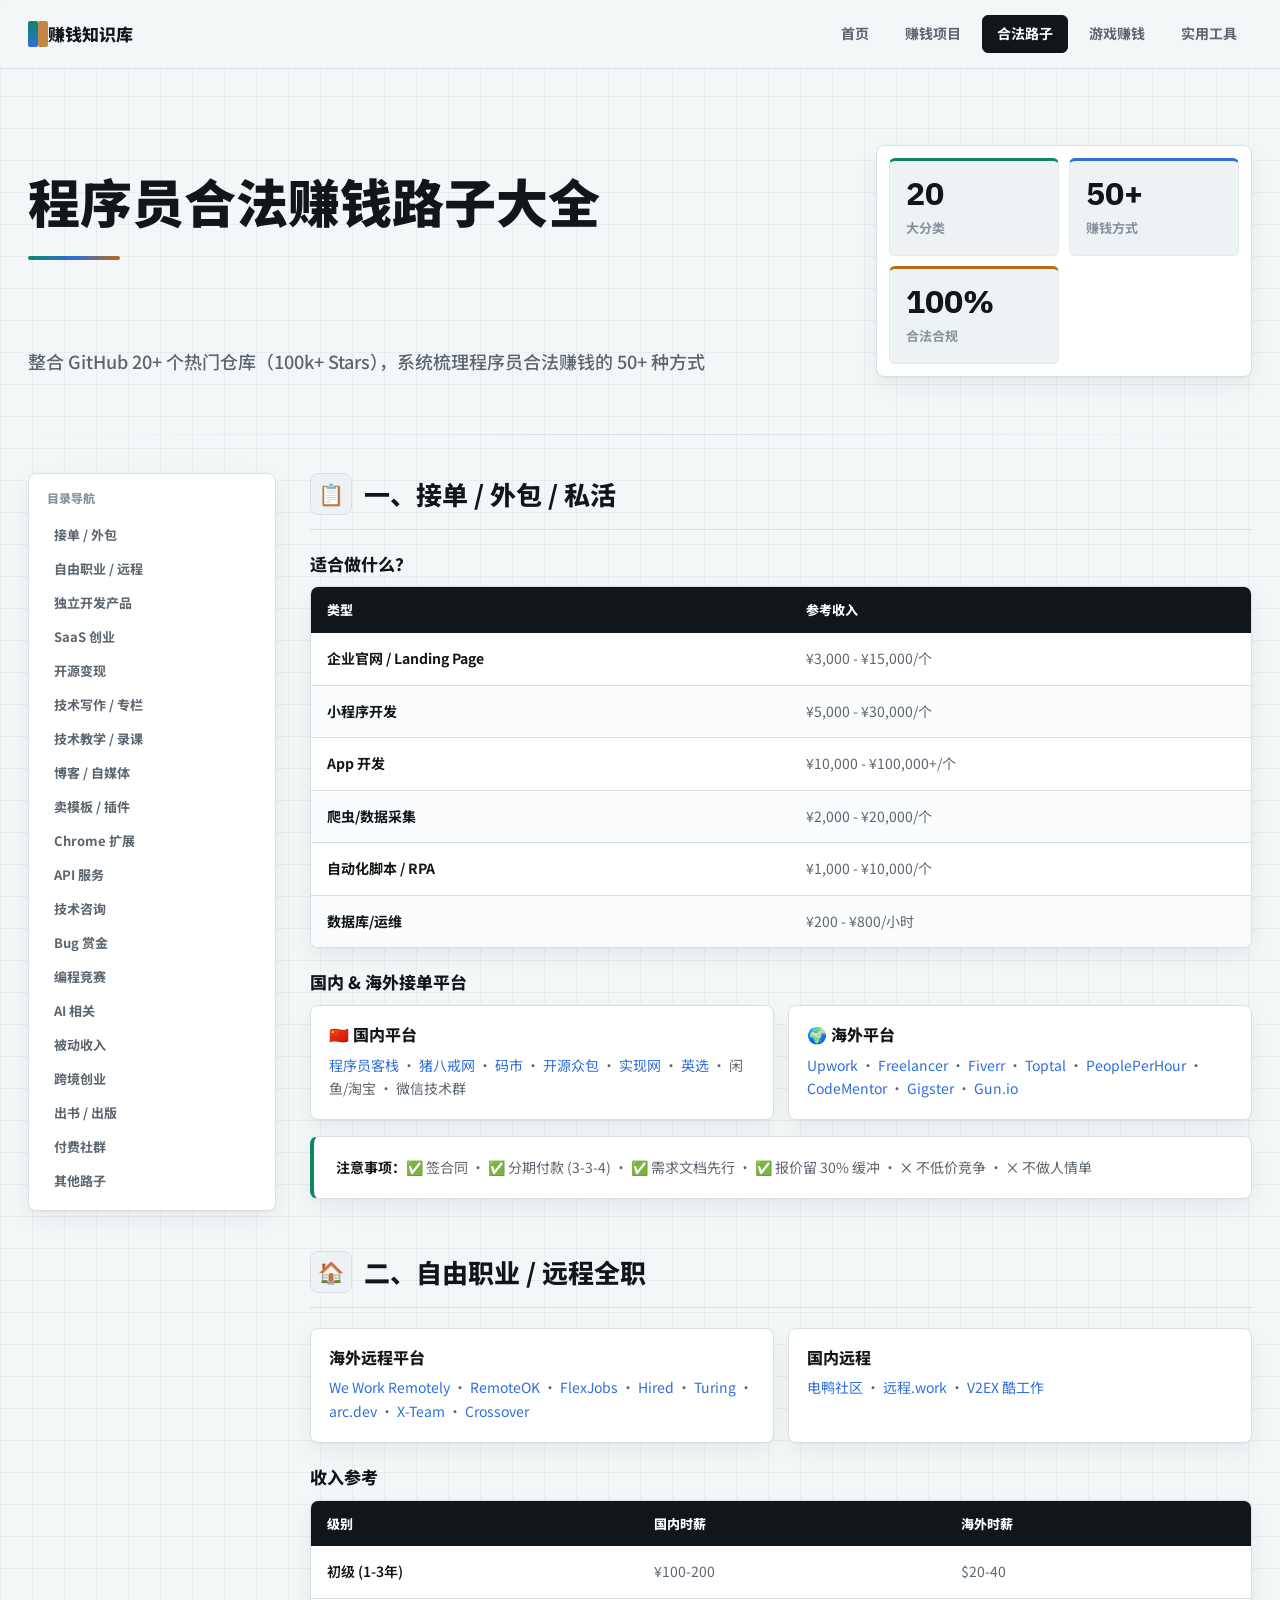
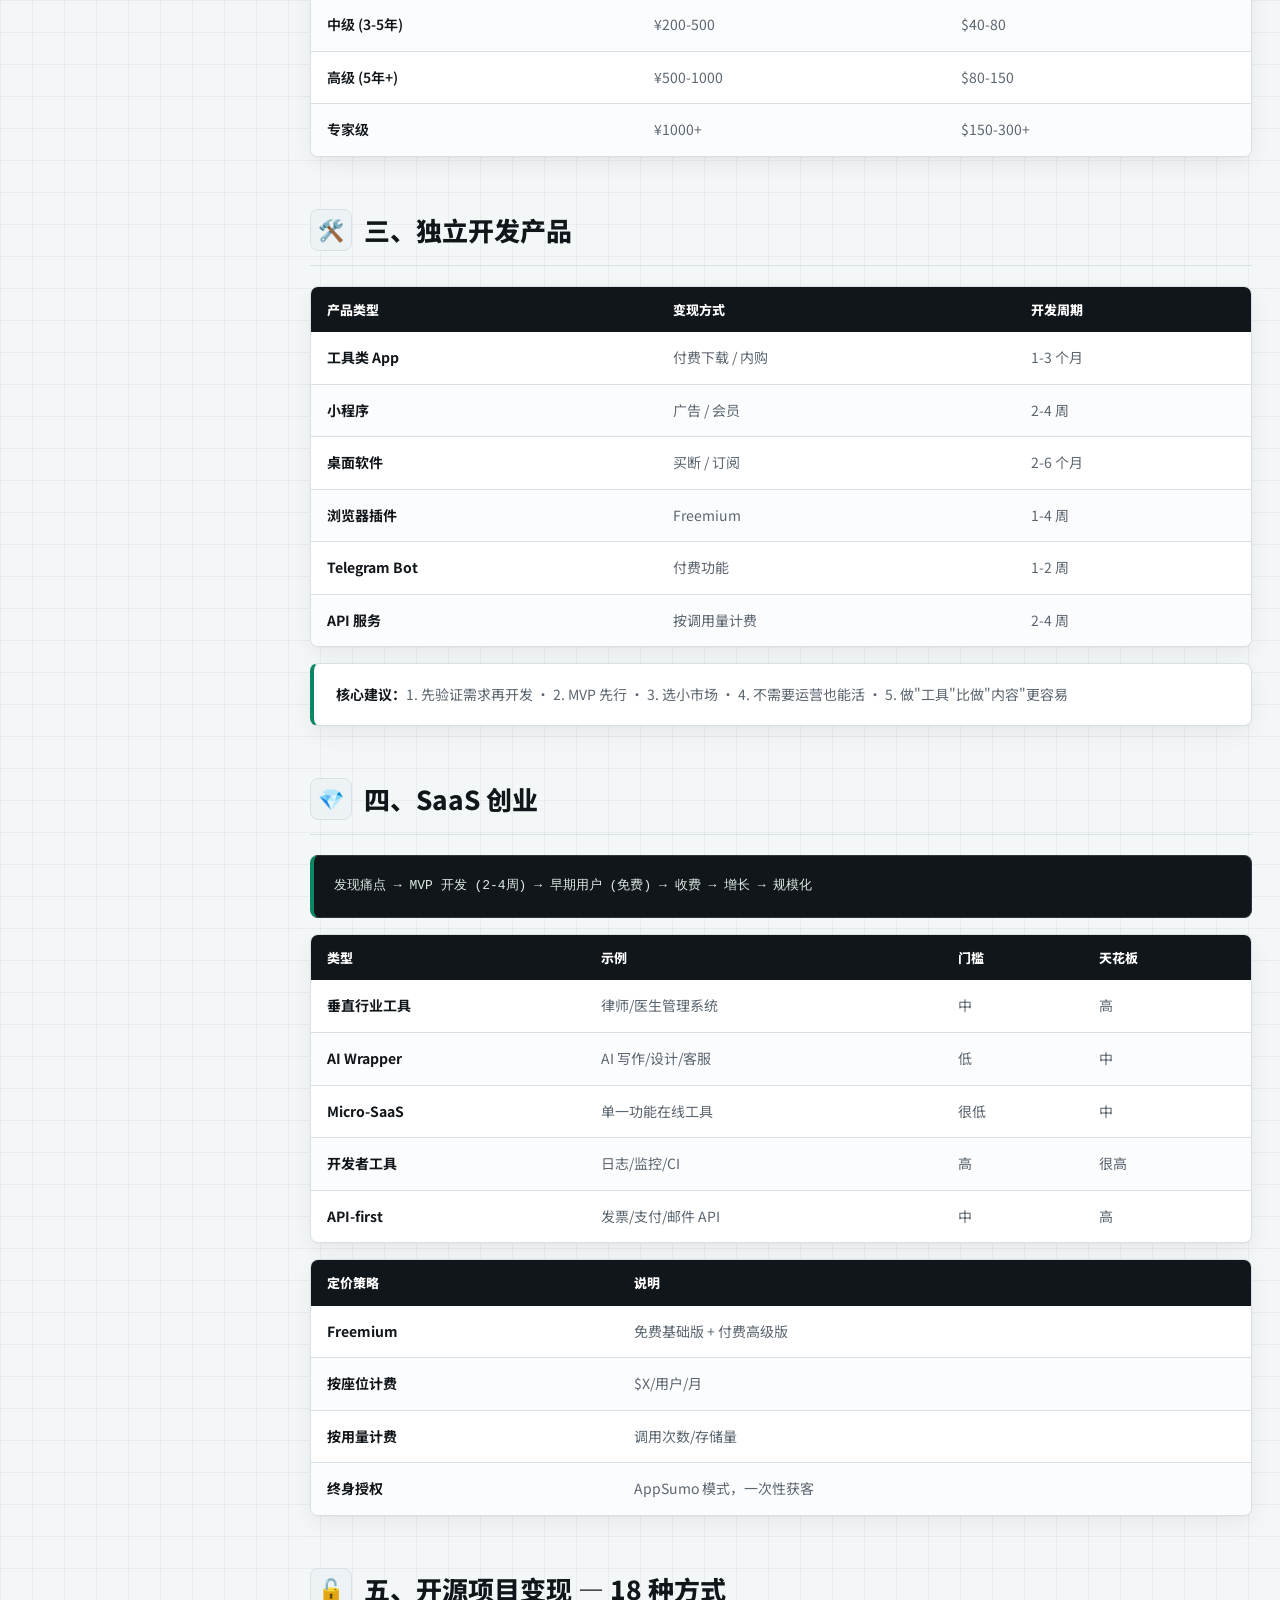
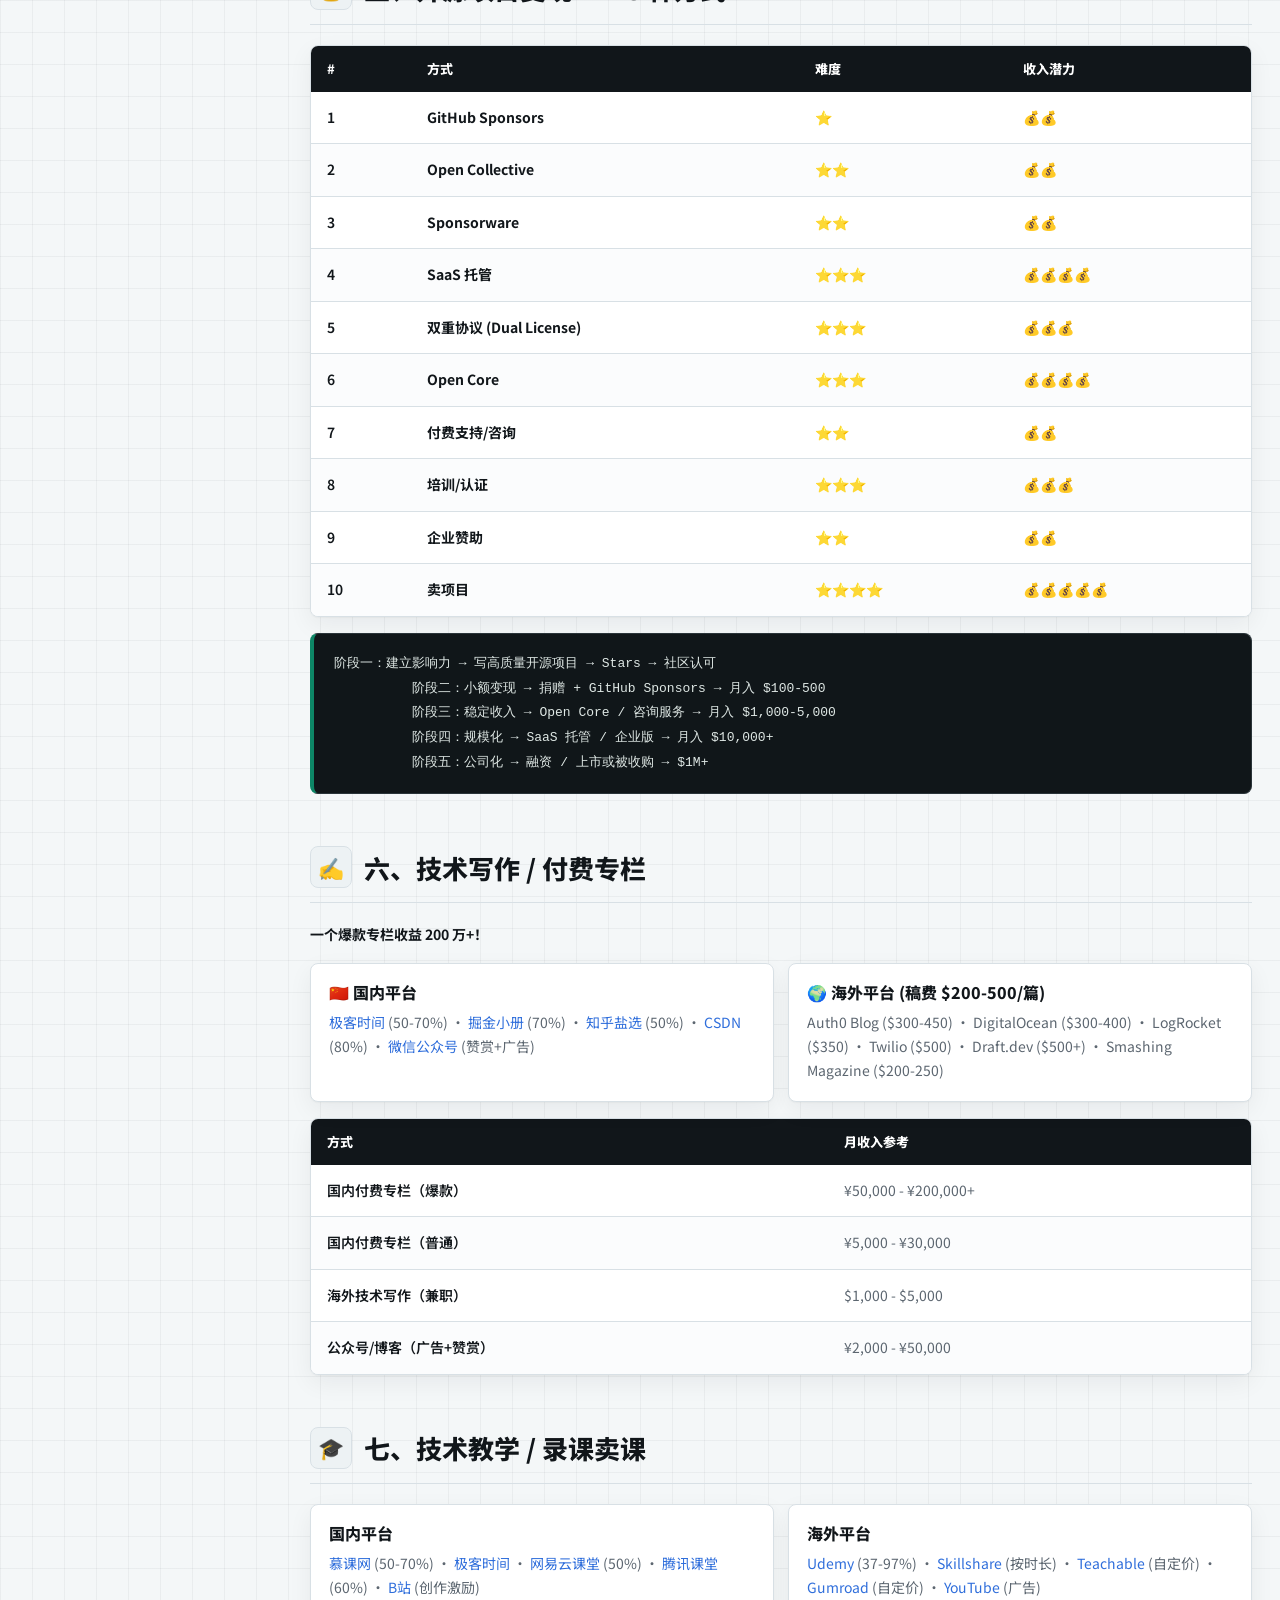
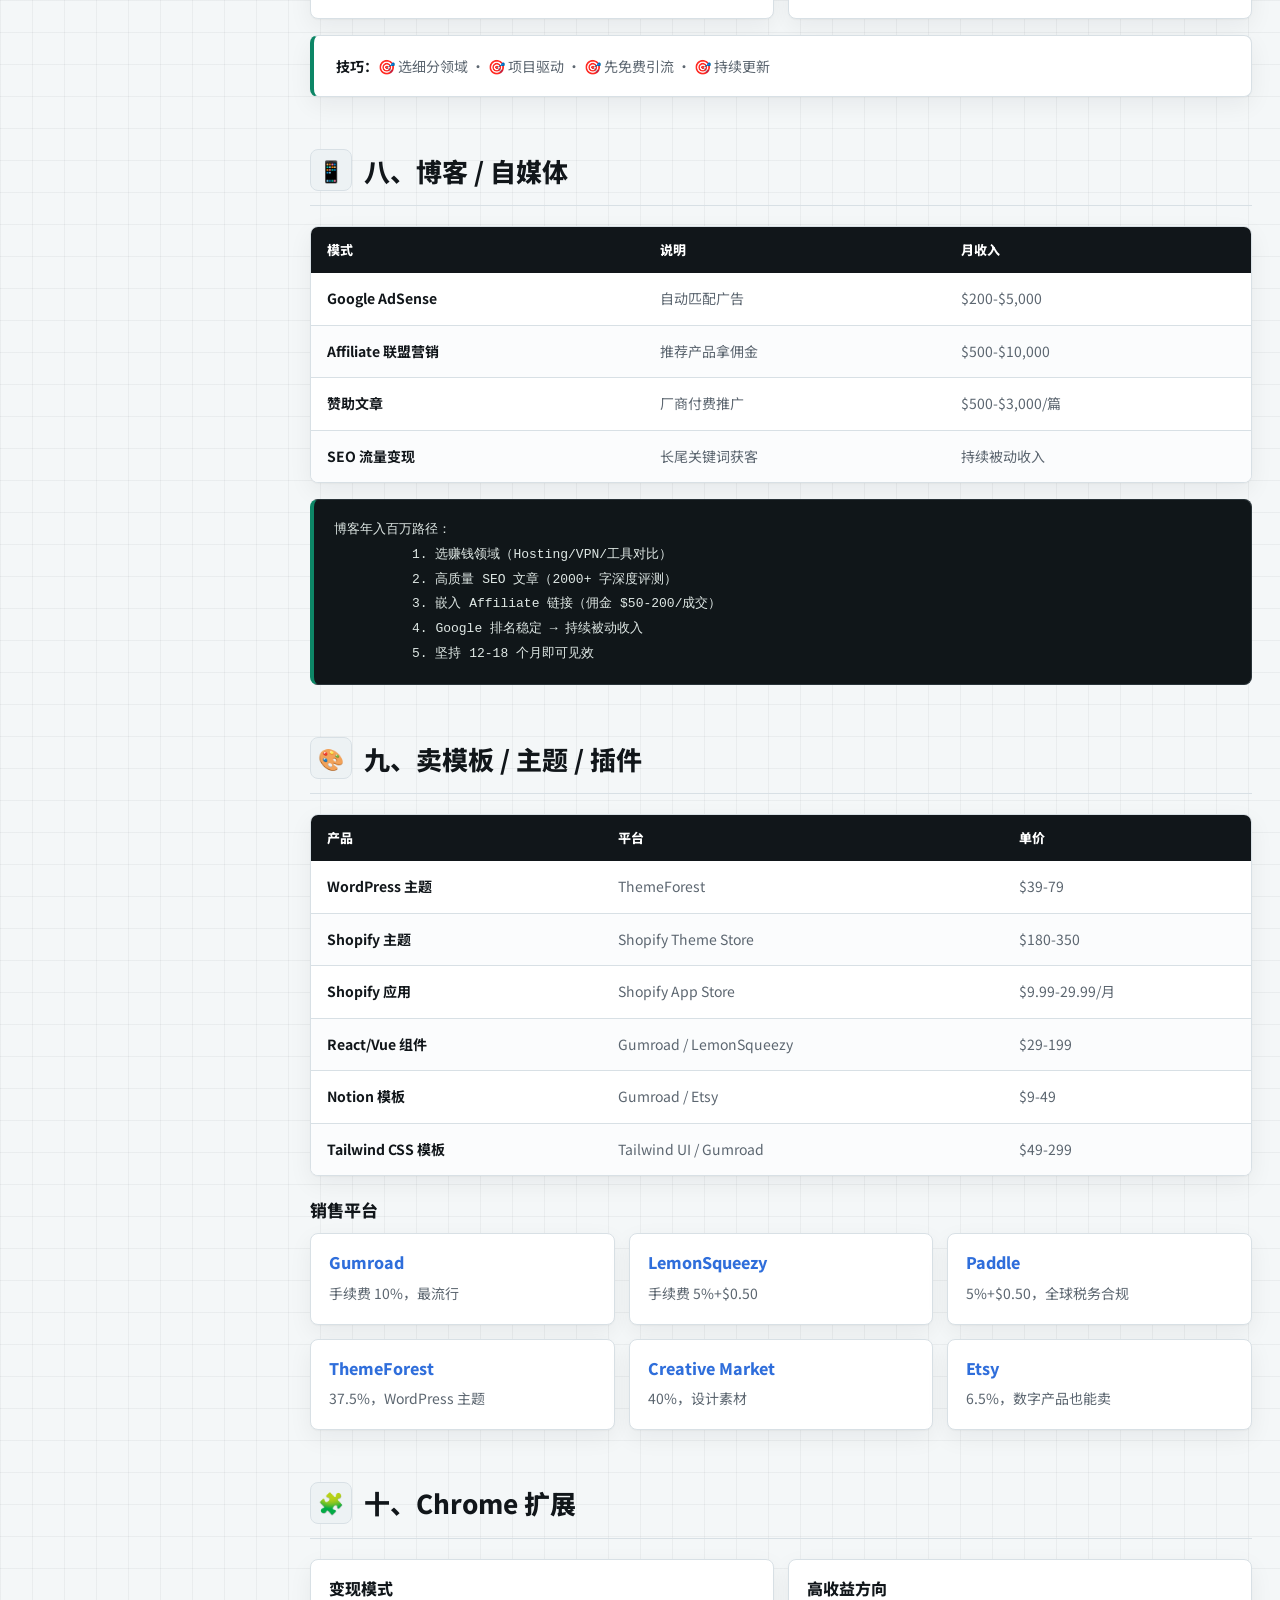
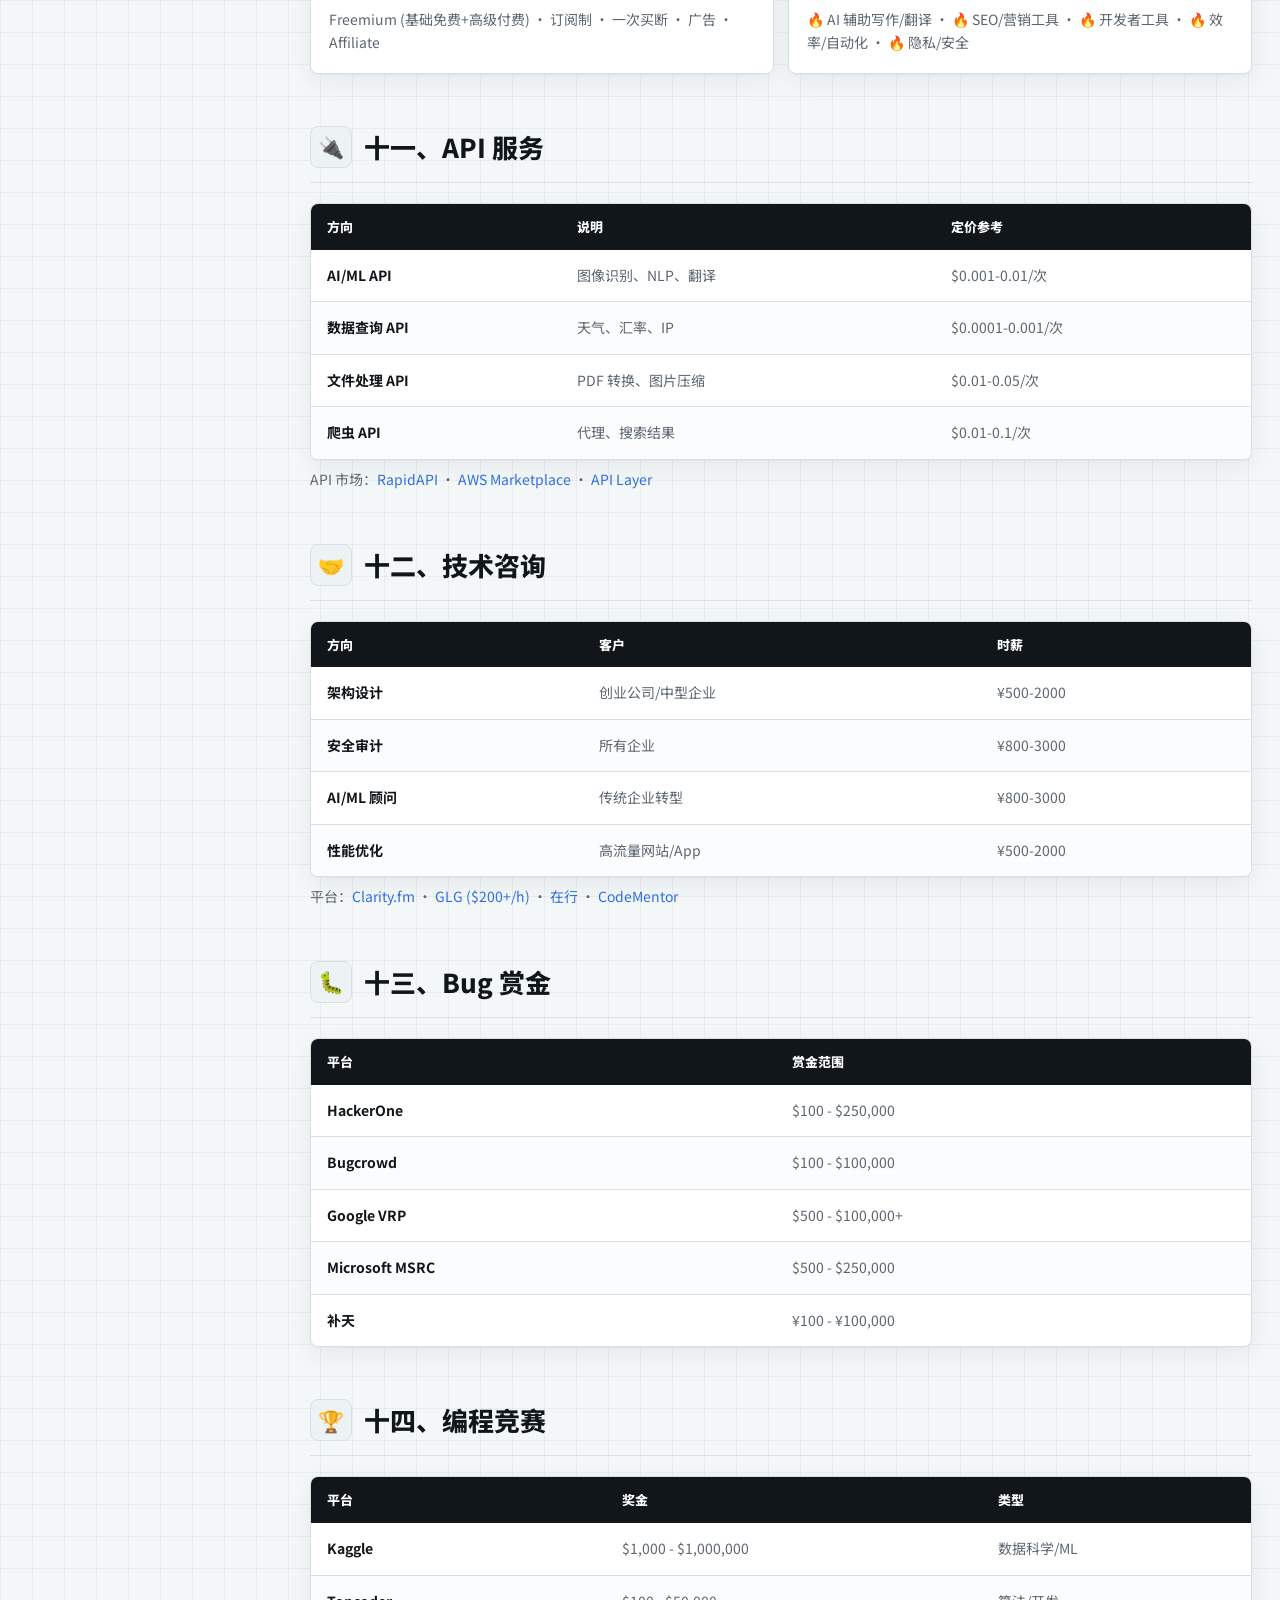
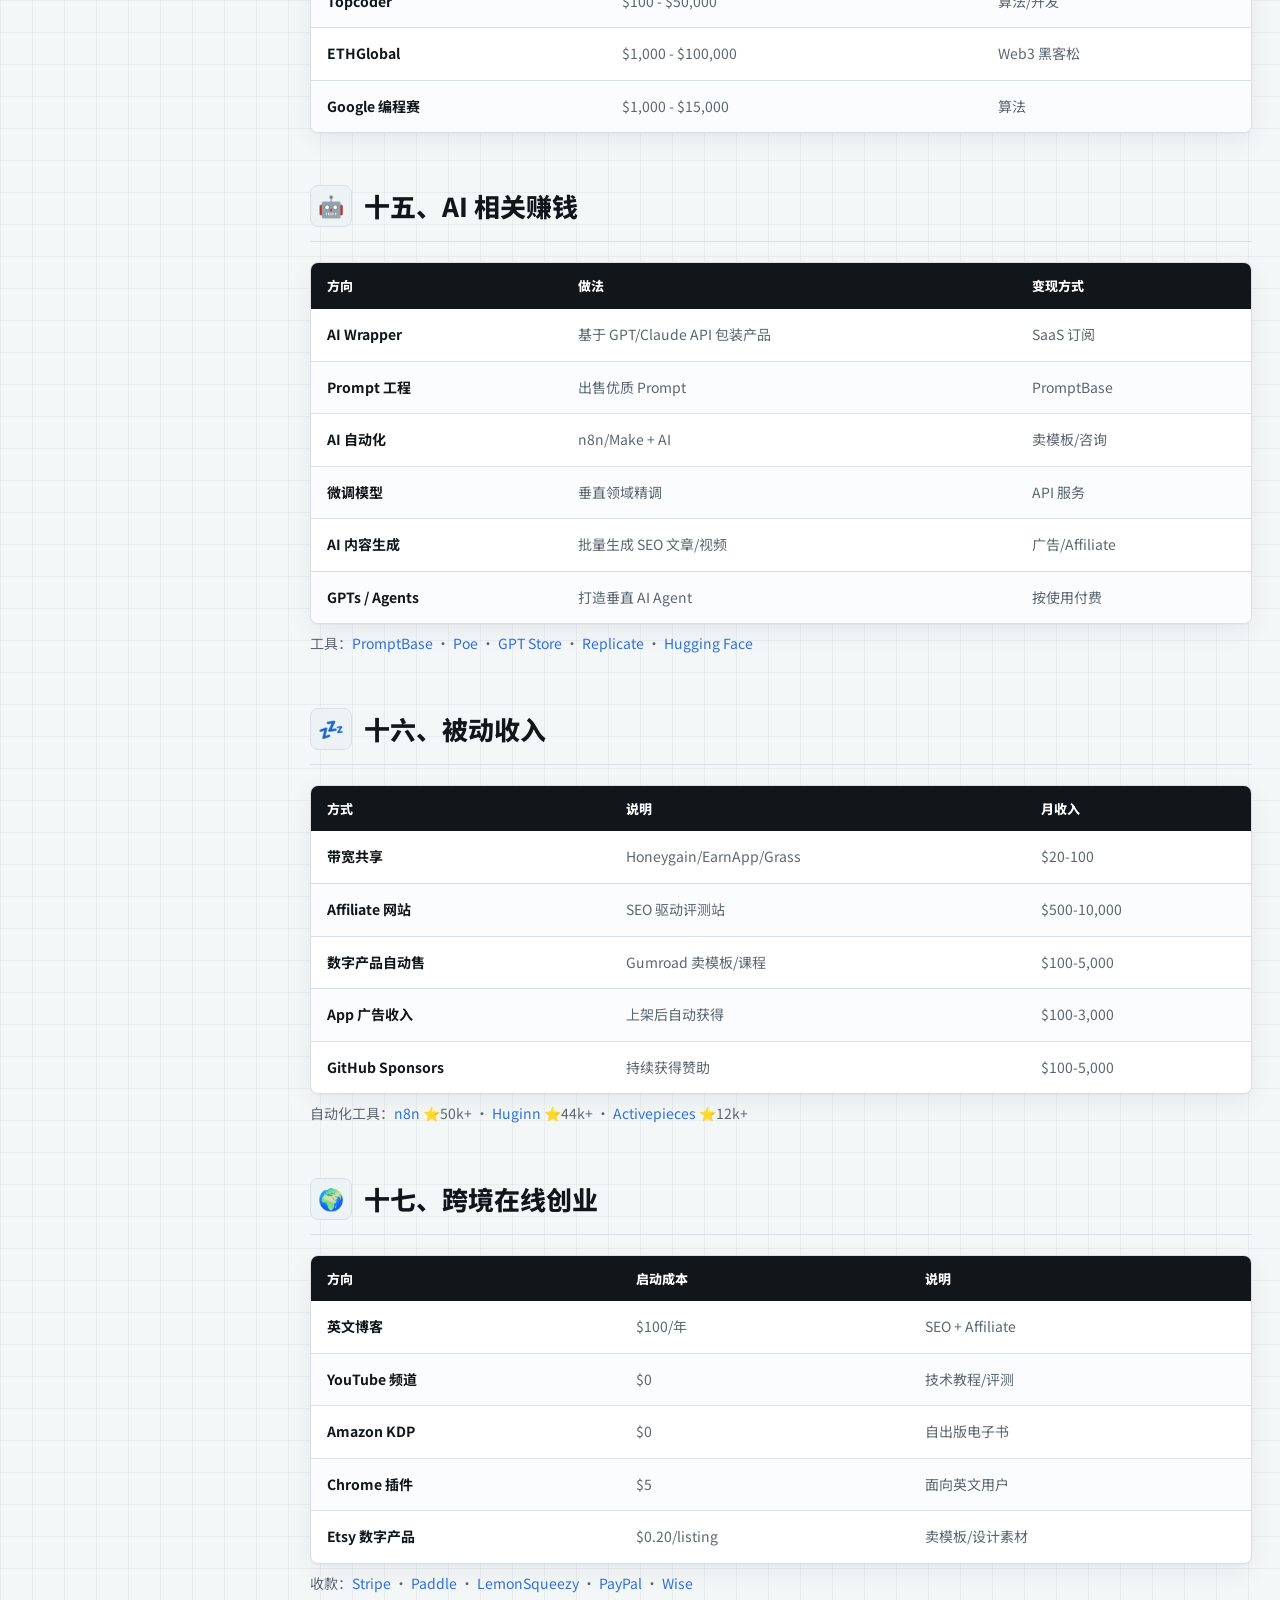
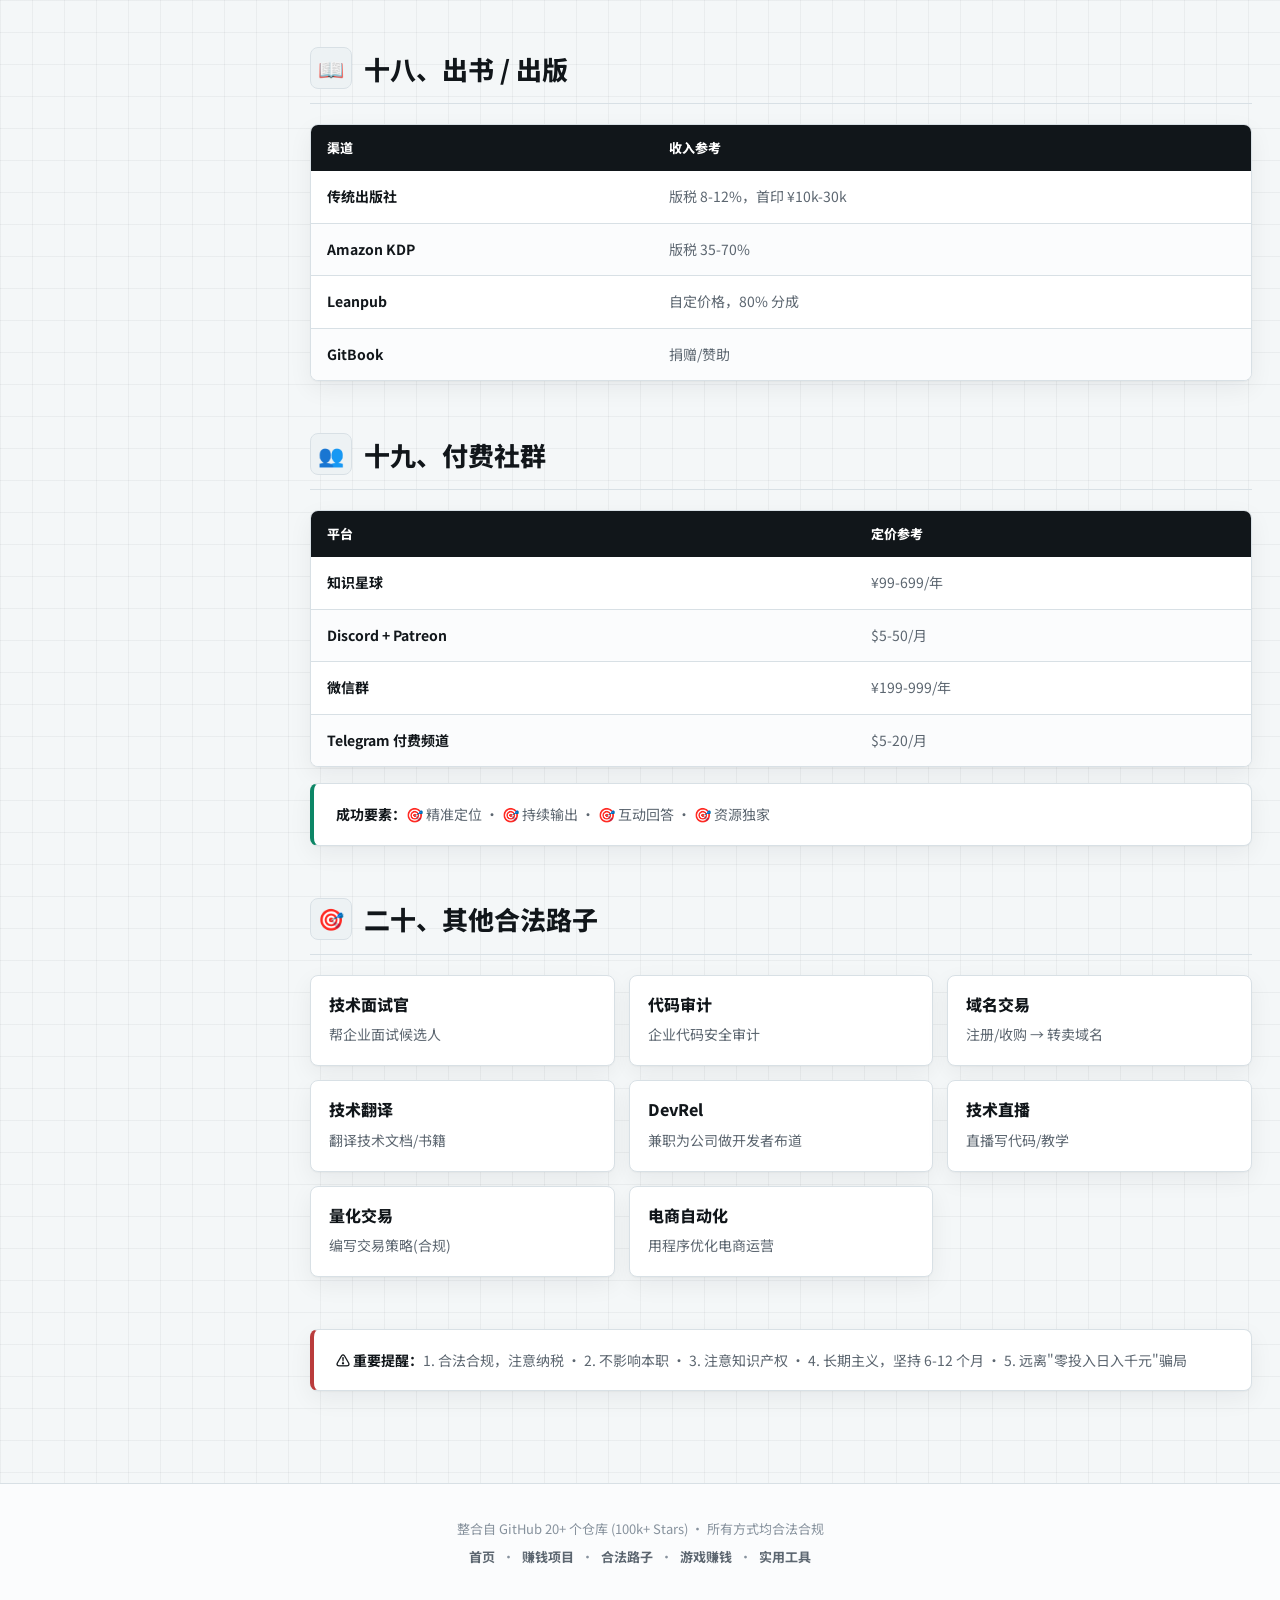
<file: legal.html>
<!DOCTYPE html>
<html lang="zh-CN">

<head>
  <meta charset="UTF-8">
  <meta name="viewport" content="width=device-width, initial-scale=1.0">
  <title>程序员合法赚钱路子大全 - 程序员赚钱知识库</title>
  <link rel="icon" type="image/svg+xml" href="favicon.svg">
  <link rel="stylesheet" href="style.css">
</head>

<body>

  <nav class="nav" aria-label="主导航">
    <div class="nav-inner">
      <a href="index.html" class="nav-logo">赚钱知识库</a>
      <button class="menu-btn" type="button" aria-label="打开导航菜单" aria-expanded="false">☰</button>
      <div class="nav-links">
        <a href="index.html">首页</a>
        <a href="projects.html">赚钱项目</a>
        <a href="legal.html" class="active">合法路子</a>
        <a href="games.html">游戏赚钱</a>
        <a href="tools.html">实用工具</a>
      </div>
    </div>
  </nav>

  <section class="hero">
    <h1>程序员合法赚钱路子大全</h1>
    <p>整合 GitHub 20+ 个热门仓库（100k+ Stars），系统梳理程序员合法赚钱的 50+ 种方式</p>
    <div class="stats">
      <div class="stat">
        <div class="stat-val">20</div>
        <div class="stat-label">大分类</div>
      </div>
      <div class="stat">
        <div class="stat-val">50+</div>
        <div class="stat-label">赚钱方式</div>
      </div>
      <div class="stat">
        <div class="stat-val">100%</div>
        <div class="stat-label">合法合规</div>
      </div>
    </div>
  </section>

  <div class="page-layout">
    <aside class="toc-sidebar">
      <div class="toc-title">目录导航</div>
      <a href="#s1">接单 / 外包</a>
      <a href="#s2">自由职业 / 远程</a>
      <a href="#s3">独立开发产品</a>
      <a href="#s4">SaaS 创业</a>
      <a href="#s5">开源变现</a>
      <a href="#s6">技术写作 / 专栏</a>
      <a href="#s7">技术教学 / 录课</a>
      <a href="#s8">博客 / 自媒体</a>
      <a href="#s9">卖模板 / 插件</a>
      <a href="#s10">Chrome 扩展</a>
      <a href="#s11">API 服务</a>
      <a href="#s12">技术咨询</a>
      <a href="#s13">Bug 赏金</a>
      <a href="#s14">编程竞赛</a>
      <a href="#s15">AI 相关</a>
      <a href="#s16">被动收入</a>
      <a href="#s17">跨境创业</a>
      <a href="#s18">出书 / 出版</a>
      <a href="#s19">付费社群</a>
      <a href="#s20">其他路子</a>
    </aside>

    <main class="page-main">

      <!-- 1 -->
      <section class="section reveal" id="s1">
        <h2 class="section-title"><span class="icon">📋</span> 一、接单 / 外包 /
          私活</h2>
        <h3>适合做什么？</h3>
        <div class="table-wrap">
          <table>
            <thead>
              <tr>
                <th scope="col">类型</th>
                <th scope="col">参考收入</th>
              </tr>
            </thead>
            <tbody>
              <tr>
                <td><strong>企业官网 / Landing Page</strong></td>
                <td>¥3,000 - ¥15,000/个</td>
              </tr>
              <tr>
                <td><strong>小程序开发</strong></td>
                <td>¥5,000 - ¥30,000/个</td>
              </tr>
              <tr>
                <td><strong>App 开发</strong></td>
                <td>¥10,000 - ¥100,000+/个</td>
              </tr>
              <tr>
                <td><strong>爬虫/数据采集</strong></td>
                <td>¥2,000 - ¥20,000/个</td>
              </tr>
              <tr>
                <td><strong>自动化脚本 / RPA</strong></td>
                <td>¥1,000 - ¥10,000/个</td>
              </tr>
              <tr>
                <td><strong>数据库/运维</strong></td>
                <td>¥200 - ¥800/小时</td>
              </tr>
            </tbody>
          </table>
        </div>
        <h3>国内 &amp; 海外接单平台</h3>
        <div class="cards cards-2">
          <div class="card">
            <div class="card-title">🇨🇳 国内平台</div>
            <div class="card-desc">
              <a href="https://www.proginn.com/" target="_blank">程序员客栈</a> · <a href="https://www.zbj.com/"
                target="_blank">猪八戒网</a> · <a href="https://codemart.com/" target="_blank">码市</a> · <a
                href="https://zb.oschina.net/" target="_blank">开源众包</a> · <a href="https://shixian.com/"
                target="_blank">实现网</a> · <a href="https://www.yingxuan.io/" target="_blank">英选</a> · 闲鱼/淘宝 · 微信技术群
            </div>
          </div>
          <div class="card">
            <div class="card-title">🌍 海外平台</div>
            <div class="card-desc">
              <a href="https://upwork.com" target="_blank">Upwork</a> · <a href="https://www.freelancer.com/"
                target="_blank">Freelancer</a> · <a href="https://www.fiverr.com/" target="_blank">Fiverr</a> · <a
                href="https://www.toptal.com/" target="_blank">Toptal</a> · <a href="https://www.peopleperhour.com"
                target="_blank">PeoplePerHour</a> · <a href="https://www.codementor.io" target="_blank">CodeMentor</a> ·
              <a href="https://gigster.com/" target="_blank">Gigster</a> · <a href="https://gun.io/"
                target="_blank">Gun.io</a>
            </div>
          </div>
        </div>
        <div class="tip mt-2">
          <strong>注意事项：</strong>✅ 签合同 · ✅ 分期付款 (3-3-4) · ✅ 需求文档先行 · ✅ 报价留 30% 缓冲 · ❌ 不低价竞争 · ❌ 不做人情单
        </div>
      </section>

      <!-- 2 -->
      <section class="section reveal" id="s2">
        <h2 class="section-title"><span class="icon">🏠</span> 二、自由职业 / 远程全职
        </h2>
        <div class="cards cards-2">
          <div class="card">
            <div class="card-title">海外远程平台</div>
            <div class="card-desc">
              <a href="https://weworkremotely.com/" target="_blank">We Work Remotely</a> · <a
                href="https://remoteok.io/" target="_blank">RemoteOK</a> · <a href="https://www.flexjobs.com"
                target="_blank">FlexJobs</a> · <a href="https://hired.com/" target="_blank">Hired</a> · <a
                href="https://turing.com/" target="_blank">Turing</a> · <a href="https://arc.dev/"
                target="_blank">arc.dev</a> · <a href="http://x-team.com" target="_blank">X-Team</a> · <a
                href="https://www.crossover.com" target="_blank">Crossover</a>
            </div>
          </div>
          <div class="card">
            <div class="card-title">国内远程</div>
            <div class="card-desc">
              <a href="https://eleduck.com/" target="_blank">电鸭社区</a> · <a href="https://yuancheng.work/"
                target="_blank">远程.work</a> · <a href="https://www.v2ex.com/go/jobs" target="_blank">V2EX 酷工作</a>
            </div>
          </div>
        </div>
        <h3>收入参考</h3>
        <div class="table-wrap">
          <table>
            <thead>
              <tr>
                <th scope="col">级别</th>
                <th scope="col">国内时薪</th>
                <th scope="col">海外时薪</th>
              </tr>
            </thead>
            <tbody>
              <tr>
                <td>初级 (1-3年)</td>
                <td>¥100-200</td>
                <td>$20-40</td>
              </tr>
              <tr>
                <td>中级 (3-5年)</td>
                <td>¥200-500</td>
                <td>$40-80</td>
              </tr>
              <tr>
                <td>高级 (5年+)</td>
                <td>¥500-1000</td>
                <td>$80-150</td>
              </tr>
              <tr>
                <td>专家级</td>
                <td>¥1000+</td>
                <td>$150-300+</td>
              </tr>
            </tbody>
          </table>
        </div>
      </section>

      <!-- 3 -->
      <section class="section reveal" id="s3">
        <h2 class="section-title"><span class="icon">🛠️</span> 三、独立开发产品
        </h2>
        <div class="table-wrap">
          <table>
            <thead>
              <tr>
                <th scope="col">产品类型</th>
                <th scope="col">变现方式</th>
                <th scope="col">开发周期</th>
              </tr>
            </thead>
            <tbody>
              <tr>
                <td><strong>工具类 App</strong></td>
                <td>付费下载 / 内购</td>
                <td>1-3 个月</td>
              </tr>
              <tr>
                <td><strong>小程序</strong></td>
                <td>广告 / 会员</td>
                <td>2-4 周</td>
              </tr>
              <tr>
                <td><strong>桌面软件</strong></td>
                <td>买断 / 订阅</td>
                <td>2-6 个月</td>
              </tr>
              <tr>
                <td><strong>浏览器插件</strong></td>
                <td>Freemium</td>
                <td>1-4 周</td>
              </tr>
              <tr>
                <td><strong>Telegram Bot</strong></td>
                <td>付费功能</td>
                <td>1-2 周</td>
              </tr>
              <tr>
                <td><strong>API 服务</strong></td>
                <td>按调用量计费</td>
                <td>2-4 周</td>
              </tr>
            </tbody>
          </table>
        </div>
        <div class="tip mt-2">
          <strong>核心建议：</strong>1. 先验证需求再开发 · 2. MVP 先行 · 3. 选小市场 · 4. 不需要运营也能活 · 5. 做"工具"比做"内容"更容易
        </div>
      </section>

      <!-- 4 -->
      <section class="section reveal" id="s4">
        <h2 class="section-title"><span class="icon">💎</span> 四、SaaS 创业
        </h2>
        <div class="flow">发现痛点 → MVP 开发 (2-4周) → 早期用户 (免费) → 收费 → 增长 → 规模化</div>
        <div class="table-wrap mt-2">
          <table>
            <thead>
              <tr>
                <th scope="col">类型</th>
                <th scope="col">示例</th>
                <th scope="col">门槛</th>
                <th scope="col">天花板</th>
              </tr>
            </thead>
            <tbody>
              <tr>
                <td><strong>垂直行业工具</strong></td>
                <td>律师/医生管理系统</td>
                <td>中</td>
                <td>高</td>
              </tr>
              <tr>
                <td><strong>AI Wrapper</strong></td>
                <td>AI 写作/设计/客服</td>
                <td>低</td>
                <td>中</td>
              </tr>
              <tr>
                <td><strong>Micro-SaaS</strong></td>
                <td>单一功能在线工具</td>
                <td>很低</td>
                <td>中</td>
              </tr>
              <tr>
                <td><strong>开发者工具</strong></td>
                <td>日志/监控/CI</td>
                <td>高</td>
                <td>很高</td>
              </tr>
              <tr>
                <td><strong>API-first</strong></td>
                <td>发票/支付/邮件 API</td>
                <td>中</td>
                <td>高</td>
              </tr>
            </tbody>
          </table>
        </div>
        <div class="table-wrap mt-2">
          <table>
            <thead>
              <tr>
                <th scope="col">定价策略</th>
                <th scope="col">说明</th>
              </tr>
            </thead>
            <tbody>
              <tr>
                <td><strong>Freemium</strong></td>
                <td>免费基础版 + 付费高级版</td>
              </tr>
              <tr>
                <td><strong>按座位计费</strong></td>
                <td>$X/用户/月</td>
              </tr>
              <tr>
                <td><strong>按用量计费</strong></td>
                <td>调用次数/存储量</td>
              </tr>
              <tr>
                <td><strong>终身授权</strong></td>
                <td>AppSumo 模式，一次性获客</td>
              </tr>
            </tbody>
          </table>
        </div>
      </section>

      <!-- 5 -->
      <section class="section reveal" id="s5">
        <h2 class="section-title"><span class="icon">🔓</span> 五、开源项目变现 — 18
          种方式</h2>
        <div class="table-wrap">
          <table>
            <thead>
              <tr>
                <th scope="col">#</th>
                <th scope="col">方式</th>
                <th scope="col">难度</th>
                <th scope="col">收入潜力</th>
              </tr>
            </thead>
            <tbody>
              <tr>
                <td>1</td>
                <td><strong>GitHub Sponsors</strong></td>
                <td>⭐</td>
                <td>💰💰</td>
              </tr>
              <tr>
                <td>2</td>
                <td><strong>Open Collective</strong></td>
                <td>⭐⭐</td>
                <td>💰💰</td>
              </tr>
              <tr>
                <td>3</td>
                <td><strong>Sponsorware</strong></td>
                <td>⭐⭐</td>
                <td>💰💰</td>
              </tr>
              <tr>
                <td>4</td>
                <td><strong>SaaS 托管</strong></td>
                <td>⭐⭐⭐</td>
                <td>💰💰💰💰</td>
              </tr>
              <tr>
                <td>5</td>
                <td><strong>双重协议 (Dual License)</strong></td>
                <td>⭐⭐⭐</td>
                <td>💰💰💰</td>
              </tr>
              <tr>
                <td>6</td>
                <td><strong>Open Core</strong></td>
                <td>⭐⭐⭐</td>
                <td>💰💰💰💰</td>
              </tr>
              <tr>
                <td>7</td>
                <td><strong>付费支持/咨询</strong></td>
                <td>⭐⭐</td>
                <td>💰💰</td>
              </tr>
              <tr>
                <td>8</td>
                <td><strong>培训/认证</strong></td>
                <td>⭐⭐⭐</td>
                <td>💰💰💰</td>
              </tr>
              <tr>
                <td>9</td>
                <td><strong>企业赞助</strong></td>
                <td>⭐⭐</td>
                <td>💰💰</td>
              </tr>
              <tr>
                <td>10</td>
                <td><strong>卖项目</strong></td>
                <td>⭐⭐⭐⭐</td>
                <td>💰💰💰💰💰</td>
              </tr>
            </tbody>
          </table>
        </div>
        <div class="flow mt-2">阶段一：建立影响力 → 写高质量开源项目 → Stars → 社区认可
          阶段二：小额变现 → 捐赠 + GitHub Sponsors → 月入 $100-500
          阶段三：稳定收入 → Open Core / 咨询服务 → 月入 $1,000-5,000
          阶段四：规模化 → SaaS 托管 / 企业版 → 月入 $10,000+
          阶段五：公司化 → 融资 / 上市或被收购 → $1M+</div>
      </section>

      <!-- 6 -->
      <section class="section reveal" id="s6">
        <h2 class="section-title"><span class="icon">✍️</span> 六、技术写作 / 付费专栏
        </h2>
        <p class="text-sm mb-2"><strong>一个爆款专栏收益 200
            万+！</strong>
        </p>
        <div class="cards cards-2">
          <div class="card">
            <div class="card-title">🇨🇳 国内平台</div>
            <div class="card-desc">
              <a href="https://time.geekbang.org/" target="_blank">极客时间</a> (50-70%) · <a href="https://juejin.cn/books"
                target="_blank">掘金小册</a> (70%) · <a href="https://www.zhihu.com/" target="_blank">知乎盐选</a> (50%) · <a
                href="https://www.csdn.net/" target="_blank">CSDN</a> (80%) · <a href="https://mp.weixin.qq.com/"
                target="_blank">微信公众号</a> (赞赏+广告)
            </div>
          </div>
          <div class="card">
            <div class="card-title">🌍 海外平台 (稿费 $200-500/篇)</div>
            <div class="card-desc">
              Auth0 Blog ($300-450) · DigitalOcean ($300-400) · LogRocket ($350) · Twilio ($500) · Draft.dev ($500+) ·
              Smashing Magazine ($200-250)
            </div>
          </div>
        </div>
        <div class="table-wrap mt-2">
          <table>
            <thead>
              <tr>
                <th scope="col">方式</th>
                <th scope="col">月收入参考</th>
              </tr>
            </thead>
            <tbody>
              <tr>
                <td>国内付费专栏（爆款）</td>
                <td>¥50,000 - ¥200,000+</td>
              </tr>
              <tr>
                <td>国内付费专栏（普通）</td>
                <td>¥5,000 - ¥30,000</td>
              </tr>
              <tr>
                <td>海外技术写作（兼职）</td>
                <td>$1,000 - $5,000</td>
              </tr>
              <tr>
                <td>公众号/博客（广告+赞赏）</td>
                <td>¥2,000 - ¥50,000</td>
              </tr>
            </tbody>
          </table>
        </div>
      </section>

      <!-- 7 -->
      <section class="section reveal" id="s7">
        <h2 class="section-title"><span class="icon">🎓</span> 七、技术教学 / 录课卖课
        </h2>
        <div class="cards cards-2">
          <div class="card">
            <div class="card-title">国内平台</div>
            <div class="card-desc"><a href="https://www.imooc.com/" target="_blank">慕课网</a> (50-70%) · <a
                href="https://time.geekbang.org/" target="_blank">极客时间</a> · <a href="https://study.163.com/"
                target="_blank">网易云课堂</a> (50%) · <a href="https://ke.qq.com/" target="_blank">腾讯课堂</a> (60%) · <a
                href="https://www.bilibili.com/" target="_blank">B站</a> (创作激励)</div>
          </div>
          <div class="card">
            <div class="card-title">海外平台</div>
            <div class="card-desc"><a href="https://www.udemy.com/" target="_blank">Udemy</a> (37-97%) · <a
                href="https://www.skillshare.com/" target="_blank">Skillshare</a> (按时长) · <a
                href="https://teachable.com/" target="_blank">Teachable</a> (自定价) · <a href="https://gumroad.com/"
                target="_blank">Gumroad</a> (自定价) · <a href="https://youtube.com" target="_blank">YouTube</a> (广告)</div>
          </div>
        </div>
        <div class="tip mt-2"><strong>技巧：</strong>🎯 选细分领域 · 🎯 项目驱动 · 🎯 先免费引流 · 🎯 持续更新</div>
      </section>

      <!-- 8 -->
      <section class="section reveal" id="s8">
        <h2 class="section-title"><span class="icon">📱</span> 八、博客 / 自媒体
        </h2>
        <div class="table-wrap">
          <table>
            <thead>
              <tr>
                <th scope="col">模式</th>
                <th scope="col">说明</th>
                <th scope="col">月收入</th>
              </tr>
            </thead>
            <tbody>
              <tr>
                <td><strong>Google AdSense</strong></td>
                <td>自动匹配广告</td>
                <td>$200-$5,000</td>
              </tr>
              <tr>
                <td><strong>Affiliate 联盟营销</strong></td>
                <td>推荐产品拿佣金</td>
                <td>$500-$10,000</td>
              </tr>
              <tr>
                <td><strong>赞助文章</strong></td>
                <td>厂商付费推广</td>
                <td>$500-$3,000/篇</td>
              </tr>
              <tr>
                <td><strong>SEO 流量变现</strong></td>
                <td>长尾关键词获客</td>
                <td>持续被动收入</td>
              </tr>
            </tbody>
          </table>
        </div>
        <div class="flow mt-2">博客年入百万路径：
          1. 选赚钱领域（Hosting/VPN/工具对比）
          2. 高质量 SEO 文章（2000+ 字深度评测）
          3. 嵌入 Affiliate 链接（佣金 $50-200/成交）
          4. Google 排名稳定 → 持续被动收入
          5. 坚持 12-18 个月即可见效</div>
      </section>

      <!-- 9 -->
      <section class="section reveal" id="s9">
        <h2 class="section-title"><span class="icon">🎨</span> 九、卖模板 / 主题 /
          插件</h2>
        <div class="table-wrap">
          <table>
            <thead>
              <tr>
                <th scope="col">产品</th>
                <th scope="col">平台</th>
                <th scope="col">单价</th>
              </tr>
            </thead>
            <tbody>
              <tr>
                <td><strong>WordPress 主题</strong></td>
                <td>ThemeForest</td>
                <td>$39-79</td>
              </tr>
              <tr>
                <td><strong>Shopify 主题</strong></td>
                <td>Shopify Theme Store</td>
                <td>$180-350</td>
              </tr>
              <tr>
                <td><strong>Shopify 应用</strong></td>
                <td>Shopify App Store</td>
                <td>$9.99-29.99/月</td>
              </tr>
              <tr>
                <td><strong>React/Vue 组件</strong></td>
                <td>Gumroad / LemonSqueezy</td>
                <td>$29-199</td>
              </tr>
              <tr>
                <td><strong>Notion 模板</strong></td>
                <td>Gumroad / Etsy</td>
                <td>$9-49</td>
              </tr>
              <tr>
                <td><strong>Tailwind CSS 模板</strong></td>
                <td>Tailwind UI / Gumroad</td>
                <td>$49-299</td>
              </tr>
            </tbody>
          </table>
        </div>
        <h3>销售平台</h3>
        <div class="cards cards-3">
          <div class="card">
            <div class="card-title"><a href="https://gumroad.com/" target="_blank">Gumroad</a></div>
            <div class="card-desc">手续费 10%，最流行</div>
          </div>
          <div class="card">
            <div class="card-title"><a href="https://lemonsqueezy.com/" target="_blank">LemonSqueezy</a></div>
            <div class="card-desc">手续费 5%+$0.50</div>
          </div>
          <div class="card">
            <div class="card-title"><a href="https://www.paddle.com/" target="_blank">Paddle</a></div>
            <div class="card-desc">5%+$0.50，全球税务合规</div>
          </div>
          <div class="card">
            <div class="card-title"><a href="https://themeforest.net/" target="_blank">ThemeForest</a></div>
            <div class="card-desc">37.5%，WordPress 主题</div>
          </div>
          <div class="card">
            <div class="card-title"><a href="https://creativemarket.com/" target="_blank">Creative Market</a></div>
            <div class="card-desc">40%，设计素材</div>
          </div>
          <div class="card">
            <div class="card-title"><a href="https://www.etsy.com/" target="_blank">Etsy</a></div>
            <div class="card-desc">6.5%，数字产品也能卖</div>
          </div>
        </div>
      </section>

      <!-- 10 -->
      <section class="section reveal" id="s10">
        <h2 class="section-title"><span class="icon">🧩</span> 十、Chrome 扩展
        </h2>
        <div class="cards cards-2">
          <div class="card">
            <div class="card-title">变现模式</div>
            <div class="card-desc">Freemium (基础免费+高级付费) · 订阅制 · 一次买断 · 广告 · Affiliate</div>
          </div>
          <div class="card">
            <div class="card-title">高收益方向</div>
            <div class="card-desc">🔥 AI 辅助写作/翻译 · 🔥 SEO/营销工具 · 🔥 开发者工具 · 🔥 效率/自动化 · 🔥 隐私/安全</div>
          </div>
        </div>
      </section>

      <!-- 11 -->
      <section class="section reveal" id="s11">
        <h2 class="section-title"><span class="icon">🔌</span> 十一、API 服务</h2>
        <div class="table-wrap">
          <table>
            <thead>
              <tr>
                <th scope="col">方向</th>
                <th scope="col">说明</th>
                <th scope="col">定价参考</th>
              </tr>
            </thead>
            <tbody>
              <tr>
                <td><strong>AI/ML API</strong></td>
                <td>图像识别、NLP、翻译</td>
                <td>$0.001-0.01/次</td>
              </tr>
              <tr>
                <td><strong>数据查询 API</strong></td>
                <td>天气、汇率、IP</td>
                <td>$0.0001-0.001/次</td>
              </tr>
              <tr>
                <td><strong>文件处理 API</strong></td>
                <td>PDF 转换、图片压缩</td>
                <td>$0.01-0.05/次</td>
              </tr>
              <tr>
                <td><strong>爬虫 API</strong></td>
                <td>代理、搜索结果</td>
                <td>$0.01-0.1/次</td>
              </tr>
            </tbody>
          </table>
        </div>
        <p class="text-sm mt-1">API 市场：<a href="https://rapidapi.com/" target="_blank">RapidAPI</a> · <a
            href="https://aws.amazon.com/marketplace" target="_blank">AWS
            Marketplace</a> · <a href="https://apilayer.com/" target="_blank">API Layer</a></p>
      </section>

      <!-- 12 -->
      <section class="section reveal" id="s12">
        <h2 class="section-title"><span class="icon">🤝</span> 十二、技术咨询</h2>
        <div class="table-wrap">
          <table>
            <thead>
              <tr>
                <th scope="col">方向</th>
                <th scope="col">客户</th>
                <th scope="col">时薪</th>
              </tr>
            </thead>
            <tbody>
              <tr>
                <td><strong>架构设计</strong></td>
                <td>创业公司/中型企业</td>
                <td>¥500-2000</td>
              </tr>
              <tr>
                <td><strong>安全审计</strong></td>
                <td>所有企业</td>
                <td>¥800-3000</td>
              </tr>
              <tr>
                <td><strong>AI/ML 顾问</strong></td>
                <td>传统企业转型</td>
                <td>¥800-3000</td>
              </tr>
              <tr>
                <td><strong>性能优化</strong></td>
                <td>高流量网站/App</td>
                <td>¥500-2000</td>
              </tr>
            </tbody>
          </table>
        </div>
        <p class="text-sm mt-1">平台：<a href="https://clarity.fm/" target="_blank">Clarity.fm</a> · <a
            href="https://glginsights.com/" target="_blank">GLG ($200+/h)</a> · <a href="https://www.zaih.com/"
            target="_blank">在行</a> · <a href="https://www.codementor.io" target="_blank">CodeMentor</a></p>
      </section>

      <!-- 13 -->
      <section class="section reveal" id="s13">
        <h2 class="section-title"><span class="icon">🐛</span> 十三、Bug 赏金</h2>
        <div class="table-wrap">
          <table>
            <thead>
              <tr>
                <th scope="col">平台</th>
                <th scope="col">赏金范围</th>
              </tr>
            </thead>
            <tbody>
              <tr>
                <td><a href="https://www.hackerone.com/" target="_blank"><strong>HackerOne</strong></a></td>
                <td>$100 - $250,000</td>
              </tr>
              <tr>
                <td><a href="https://www.bugcrowd.com/" target="_blank"><strong>Bugcrowd</strong></a></td>
                <td>$100 - $100,000</td>
              </tr>
              <tr>
                <td><a href="https://bughunters.google.com/" target="_blank"><strong>Google VRP</strong></a></td>
                <td>$500 - $100,000+</td>
              </tr>
              <tr>
                <td><a href="https://msrc.microsoft.com/" target="_blank"><strong>Microsoft MSRC</strong></a></td>
                <td>$500 - $250,000</td>
              </tr>
              <tr>
                <td><a href="https://www.butian.net/" target="_blank"><strong>补天</strong></a></td>
                <td>¥100 - ¥100,000</td>
              </tr>
            </tbody>
          </table>
        </div>
      </section>

      <!-- 14 -->
      <section class="section reveal" id="s14">
        <h2 class="section-title"><span class="icon">🏆</span> 十四、编程竞赛</h2>
        <div class="table-wrap">
          <table>
            <thead>
              <tr>
                <th scope="col">平台</th>
                <th scope="col">奖金</th>
                <th scope="col">类型</th>
              </tr>
            </thead>
            <tbody>
              <tr>
                <td><a href="https://www.kaggle.com/" target="_blank"><strong>Kaggle</strong></a></td>
                <td>$1,000 - $1,000,000</td>
                <td>数据科学/ML</td>
              </tr>
              <tr>
                <td><a href="https://www.topcoder.com/" target="_blank"><strong>Topcoder</strong></a></td>
                <td>$100 - $50,000</td>
                <td>算法/开发</td>
              </tr>
              <tr>
                <td><a href="https://ethglobal.com/" target="_blank"><strong>ETHGlobal</strong></a></td>
                <td>$1,000 - $100,000</td>
                <td>Web3 黑客松</td>
              </tr>
              <tr>
                <td><a href="https://codingcompetitions.withgoogle.com/" target="_blank"><strong>Google 编程赛</strong></a>
                </td>
                <td>$1,000 - $15,000</td>
                <td>算法</td>
              </tr>
            </tbody>
          </table>
        </div>
      </section>

      <!-- 15 -->
      <section class="section reveal" id="s15">
        <h2 class="section-title"><span class="icon">🤖</span> 十五、AI 相关赚钱
        </h2>
        <div class="table-wrap">
          <table>
            <thead>
              <tr>
                <th scope="col">方向</th>
                <th scope="col">做法</th>
                <th scope="col">变现方式</th>
              </tr>
            </thead>
            <tbody>
              <tr>
                <td><strong>AI Wrapper</strong></td>
                <td>基于 GPT/Claude API 包装产品</td>
                <td>SaaS 订阅</td>
              </tr>
              <tr>
                <td><strong>Prompt 工程</strong></td>
                <td>出售优质 Prompt</td>
                <td>PromptBase</td>
              </tr>
              <tr>
                <td><strong>AI 自动化</strong></td>
                <td>n8n/Make + AI</td>
                <td>卖模板/咨询</td>
              </tr>
              <tr>
                <td><strong>微调模型</strong></td>
                <td>垂直领域精调</td>
                <td>API 服务</td>
              </tr>
              <tr>
                <td><strong>AI 内容生成</strong></td>
                <td>批量生成 SEO 文章/视频</td>
                <td>广告/Affiliate</td>
              </tr>
              <tr>
                <td><strong>GPTs / Agents</strong></td>
                <td>打造垂直 AI Agent</td>
                <td>按使用付费</td>
              </tr>
            </tbody>
          </table>
        </div>
        <p class="text-sm mt-1">工具：<a href="https://promptbase.com/" target="_blank">PromptBase</a> · <a
            href="https://poe.com/" target="_blank">Poe</a> · <a href="https://chat.openai.com/gpts" target="_blank">GPT
            Store</a> · <a href="https://replicate.com/" target="_blank">Replicate</a> · <a
            href="https://huggingface.co/" target="_blank">Hugging Face</a></p>
      </section>

      <!-- 16 -->
      <section class="section reveal" id="s16">
        <h2 class="section-title"><span class="icon">💤</span> 十六、被动收入</h2>
        <div class="table-wrap">
          <table>
            <thead>
              <tr>
                <th scope="col">方式</th>
                <th scope="col">说明</th>
                <th scope="col">月收入</th>
              </tr>
            </thead>
            <tbody>
              <tr>
                <td><strong>带宽共享</strong></td>
                <td>Honeygain/EarnApp/Grass</td>
                <td>$20-100</td>
              </tr>
              <tr>
                <td><strong>Affiliate 网站</strong></td>
                <td>SEO 驱动评测站</td>
                <td>$500-10,000</td>
              </tr>
              <tr>
                <td><strong>数字产品自动售</strong></td>
                <td>Gumroad 卖模板/课程</td>
                <td>$100-5,000</td>
              </tr>
              <tr>
                <td><strong>App 广告收入</strong></td>
                <td>上架后自动获得</td>
                <td>$100-3,000</td>
              </tr>
              <tr>
                <td><strong>GitHub Sponsors</strong></td>
                <td>持续获得赞助</td>
                <td>$100-5,000</td>
              </tr>
            </tbody>
          </table>
        </div>
        <p class="text-sm mt-1">自动化工具：<a href="https://github.com/n8n-io/n8n" target="_blank">n8n</a> ⭐50k+ · <a
            href="https://github.com/huginn/huginn" target="_blank">Huginn</a> ⭐44k+
          · <a href="https://github.com/activepieces/activepieces" target="_blank">Activepieces</a> ⭐12k+</p>
      </section>

      <!-- 17 -->
      <section class="section reveal" id="s17">
        <h2 class="section-title"><span class="icon">🌍</span> 十七、跨境在线创业
        </h2>
        <div class="table-wrap">
          <table>
            <thead>
              <tr>
                <th scope="col">方向</th>
                <th scope="col">启动成本</th>
                <th scope="col">说明</th>
              </tr>
            </thead>
            <tbody>
              <tr>
                <td><strong>英文博客</strong></td>
                <td>$100/年</td>
                <td>SEO + Affiliate</td>
              </tr>
              <tr>
                <td><strong>YouTube 频道</strong></td>
                <td>$0</td>
                <td>技术教程/评测</td>
              </tr>
              <tr>
                <td><strong>Amazon KDP</strong></td>
                <td>$0</td>
                <td>自出版电子书</td>
              </tr>
              <tr>
                <td><strong>Chrome 插件</strong></td>
                <td>$5</td>
                <td>面向英文用户</td>
              </tr>
              <tr>
                <td><strong>Etsy 数字产品</strong></td>
                <td>$0.20/listing</td>
                <td>卖模板/设计素材</td>
              </tr>
            </tbody>
          </table>
        </div>
        <p class="text-sm mt-1">收款：<a href="https://stripe.com" target="_blank">Stripe</a> ·
          <a href="https://paddle.com" target="_blank">Paddle</a> · <a href="https://lemonsqueezy.com"
            target="_blank">LemonSqueezy</a> · <a href="https://paypal.com" target="_blank">PayPal</a> · <a
            href="https://wise.com" target="_blank">Wise</a>
        </p>
      </section>

      <!-- 18 -->
      <section class="section reveal" id="s18">
        <h2 class="section-title"><span class="icon">📖</span> 十八、出书 / 出版
        </h2>
        <div class="table-wrap">
          <table>
            <thead>
              <tr>
                <th scope="col">渠道</th>
                <th scope="col">收入参考</th>
              </tr>
            </thead>
            <tbody>
              <tr>
                <td><strong>传统出版社</strong></td>
                <td>版税 8-12%，首印 ¥10k-30k</td>
              </tr>
              <tr>
                <td><strong>Amazon KDP</strong></td>
                <td>版税 35-70%</td>
              </tr>
              <tr>
                <td><strong>Leanpub</strong></td>
                <td>自定价格，80% 分成</td>
              </tr>
              <tr>
                <td><strong>GitBook</strong></td>
                <td>捐赠/赞助</td>
              </tr>
            </tbody>
          </table>
        </div>
      </section>

      <!-- 19 -->
      <section class="section reveal" id="s19">
        <h2 class="section-title"><span class="icon">👥</span> 十九、付费社群</h2>
        <div class="table-wrap">
          <table>
            <thead>
              <tr>
                <th scope="col">平台</th>
                <th scope="col">定价参考</th>
              </tr>
            </thead>
            <tbody>
              <tr>
                <td><strong>知识星球</strong></td>
                <td>¥99-699/年</td>
              </tr>
              <tr>
                <td><strong>Discord + Patreon</strong></td>
                <td>$5-50/月</td>
              </tr>
              <tr>
                <td><strong>微信群</strong></td>
                <td>¥199-999/年</td>
              </tr>
              <tr>
                <td><strong>Telegram 付费频道</strong></td>
                <td>$5-20/月</td>
              </tr>
            </tbody>
          </table>
        </div>
        <div class="tip mt-2"><strong>成功要素：</strong>🎯 精准定位 · 🎯 持续输出 · 🎯 互动回答 · 🎯 资源独家</div>
      </section>

      <!-- 20 -->
      <section class="section reveal" id="s20">
        <h2 class="section-title"><span class="icon">🎯</span> 二十、其他合法路子</h2>
        <div class="cards cards-3">
          <div class="card">
            <div class="card-title">技术面试官</div>
            <div class="card-desc">帮企业面试候选人</div>
          </div>
          <div class="card">
            <div class="card-title">代码审计</div>
            <div class="card-desc">企业代码安全审计</div>
          </div>
          <div class="card">
            <div class="card-title">域名交易</div>
            <div class="card-desc">注册/收购 → 转卖域名</div>
          </div>
          <div class="card">
            <div class="card-title">技术翻译</div>
            <div class="card-desc">翻译技术文档/书籍</div>
          </div>
          <div class="card">
            <div class="card-title">DevRel</div>
            <div class="card-desc">兼职为公司做开发者布道</div>
          </div>
          <div class="card">
            <div class="card-title">技术直播</div>
            <div class="card-desc">直播写代码/教学</div>
          </div>
          <div class="card">
            <div class="card-title">量化交易</div>
            <div class="card-desc">编写交易策略(合规)</div>
          </div>
          <div class="card">
            <div class="card-title">电商自动化</div>
            <div class="card-desc">用程序优化电商运营</div>
          </div>
        </div>
      </section>

      <div class="tip-red tip">
        <strong>⚠️ 重要提醒：</strong>1. 合法合规，注意纳税 · 2. 不影响本职 · 3. 注意知识产权 · 4. 长期主义，坚持 6-12 个月 · 5. 远离"零投入日入千元"骗局
      </div>

    </main>
  </div>

  <footer class="footer">
    <p>整合自 GitHub 20+ 个仓库 (100k+ Stars) · 所有方式均合法合规</p>
    <p>
      <a href="index.html">首页</a> ·
      <a href="projects.html">赚钱项目</a> ·
      <a href="legal.html">合法路子</a> ·
      <a href="games.html">游戏赚钱</a> ·
      <a href="tools.html">实用工具</a>
    </p>
  </footer>

  <button class="back-top" id="backTop" type="button" aria-label="回到顶部">↑</button>
  <script src="main.js"></script>
</body>

</html>
</file>
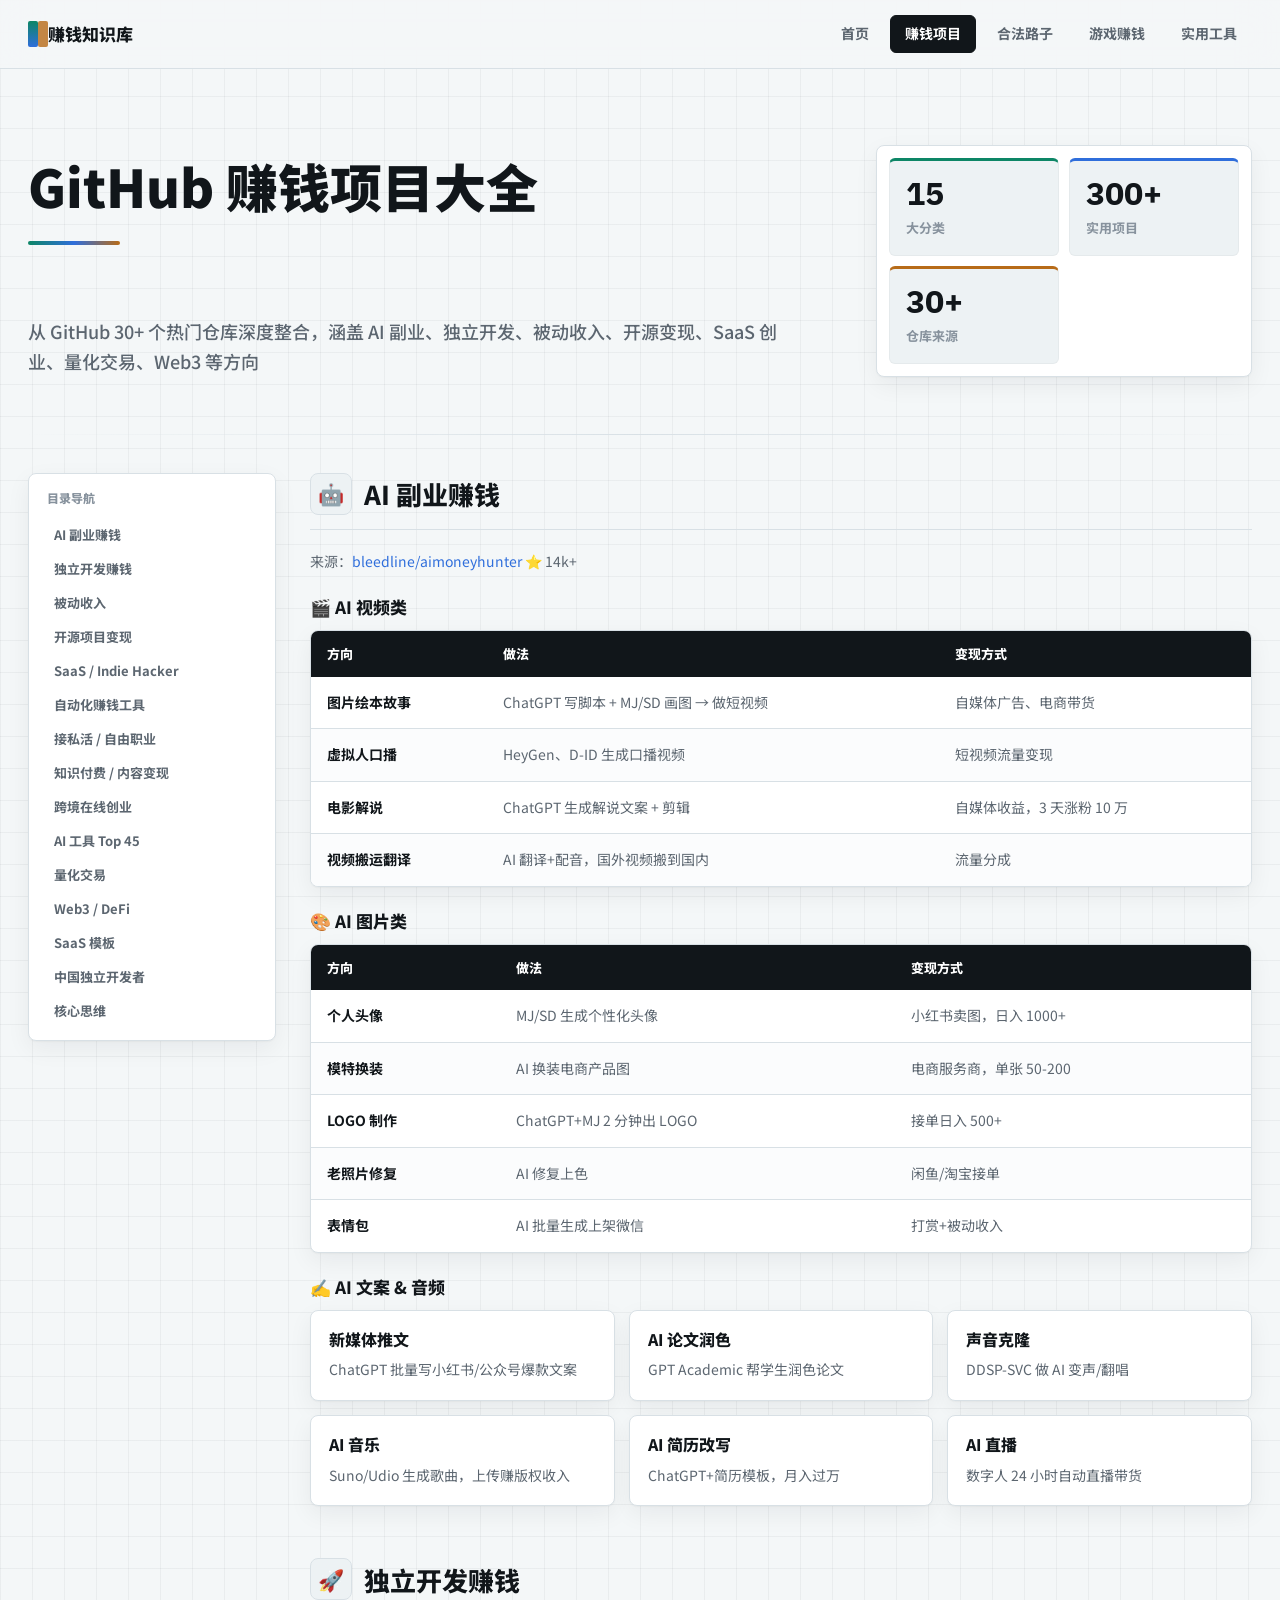
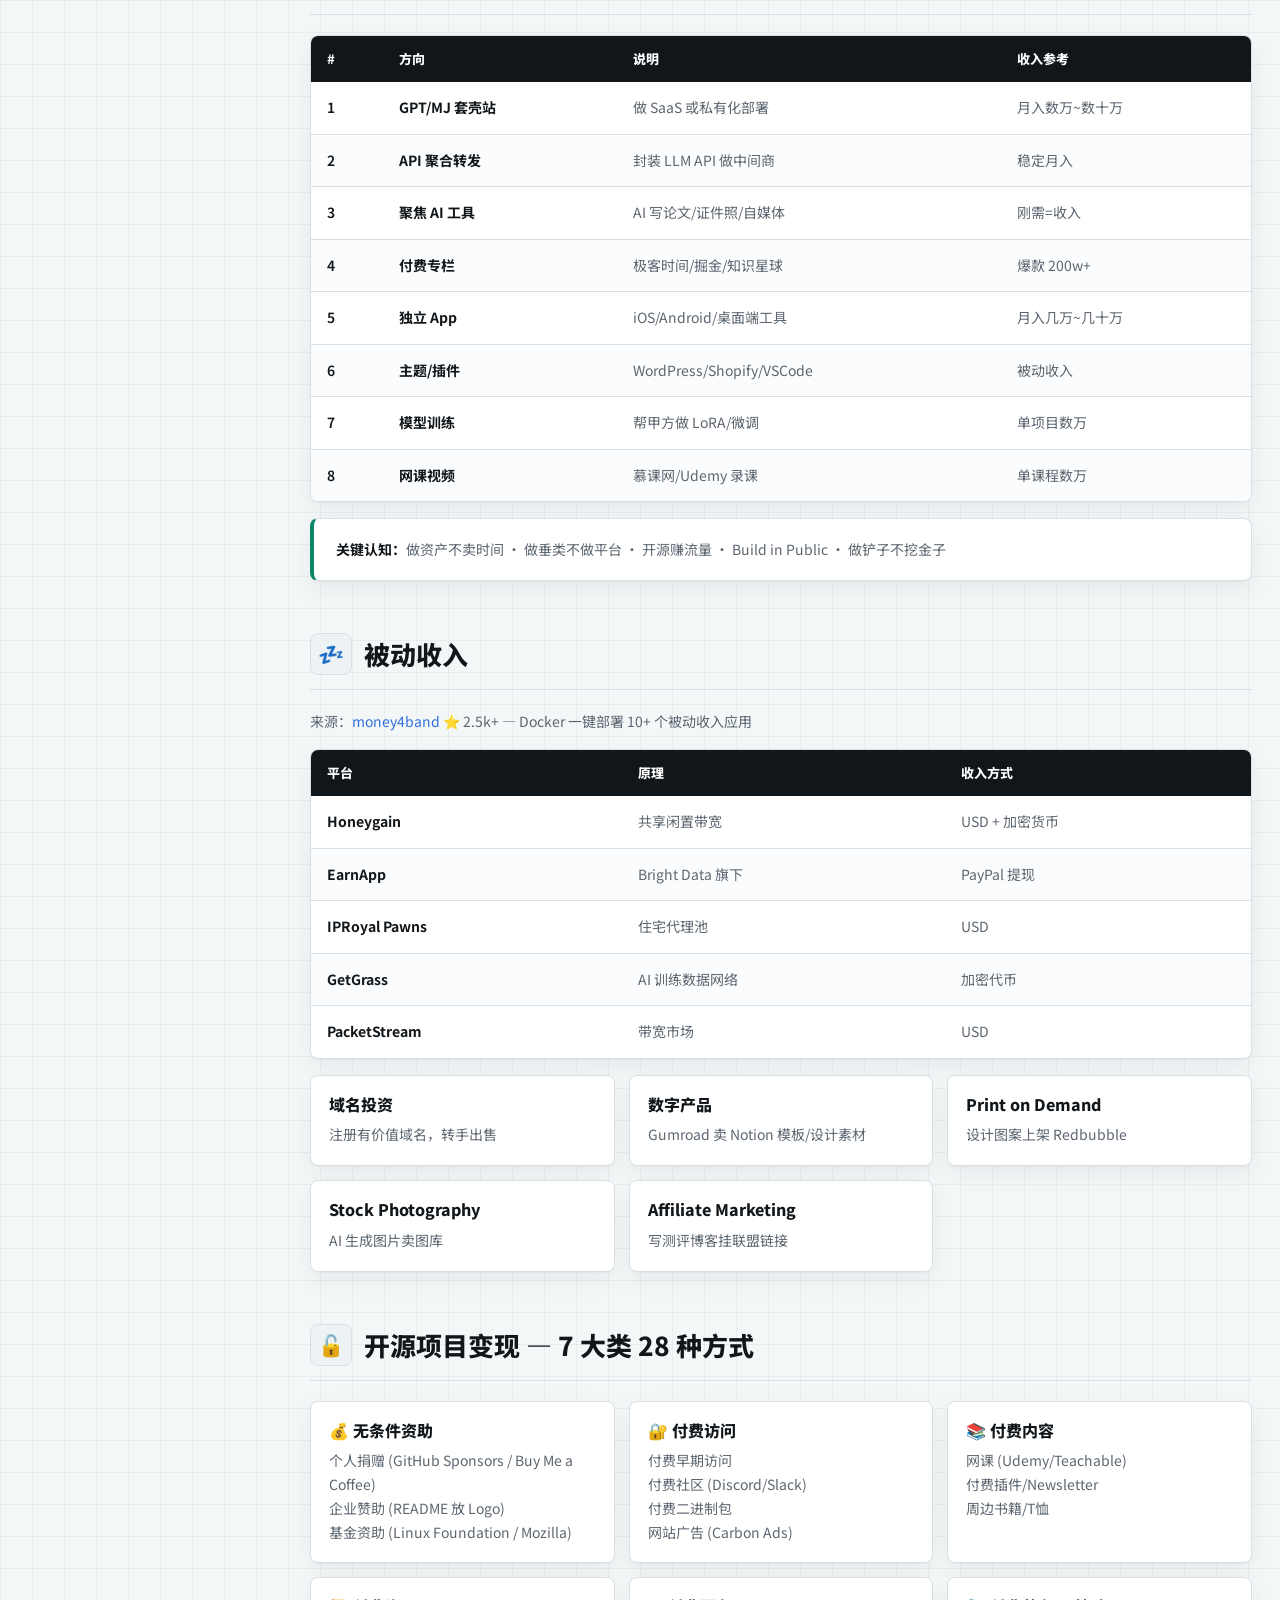
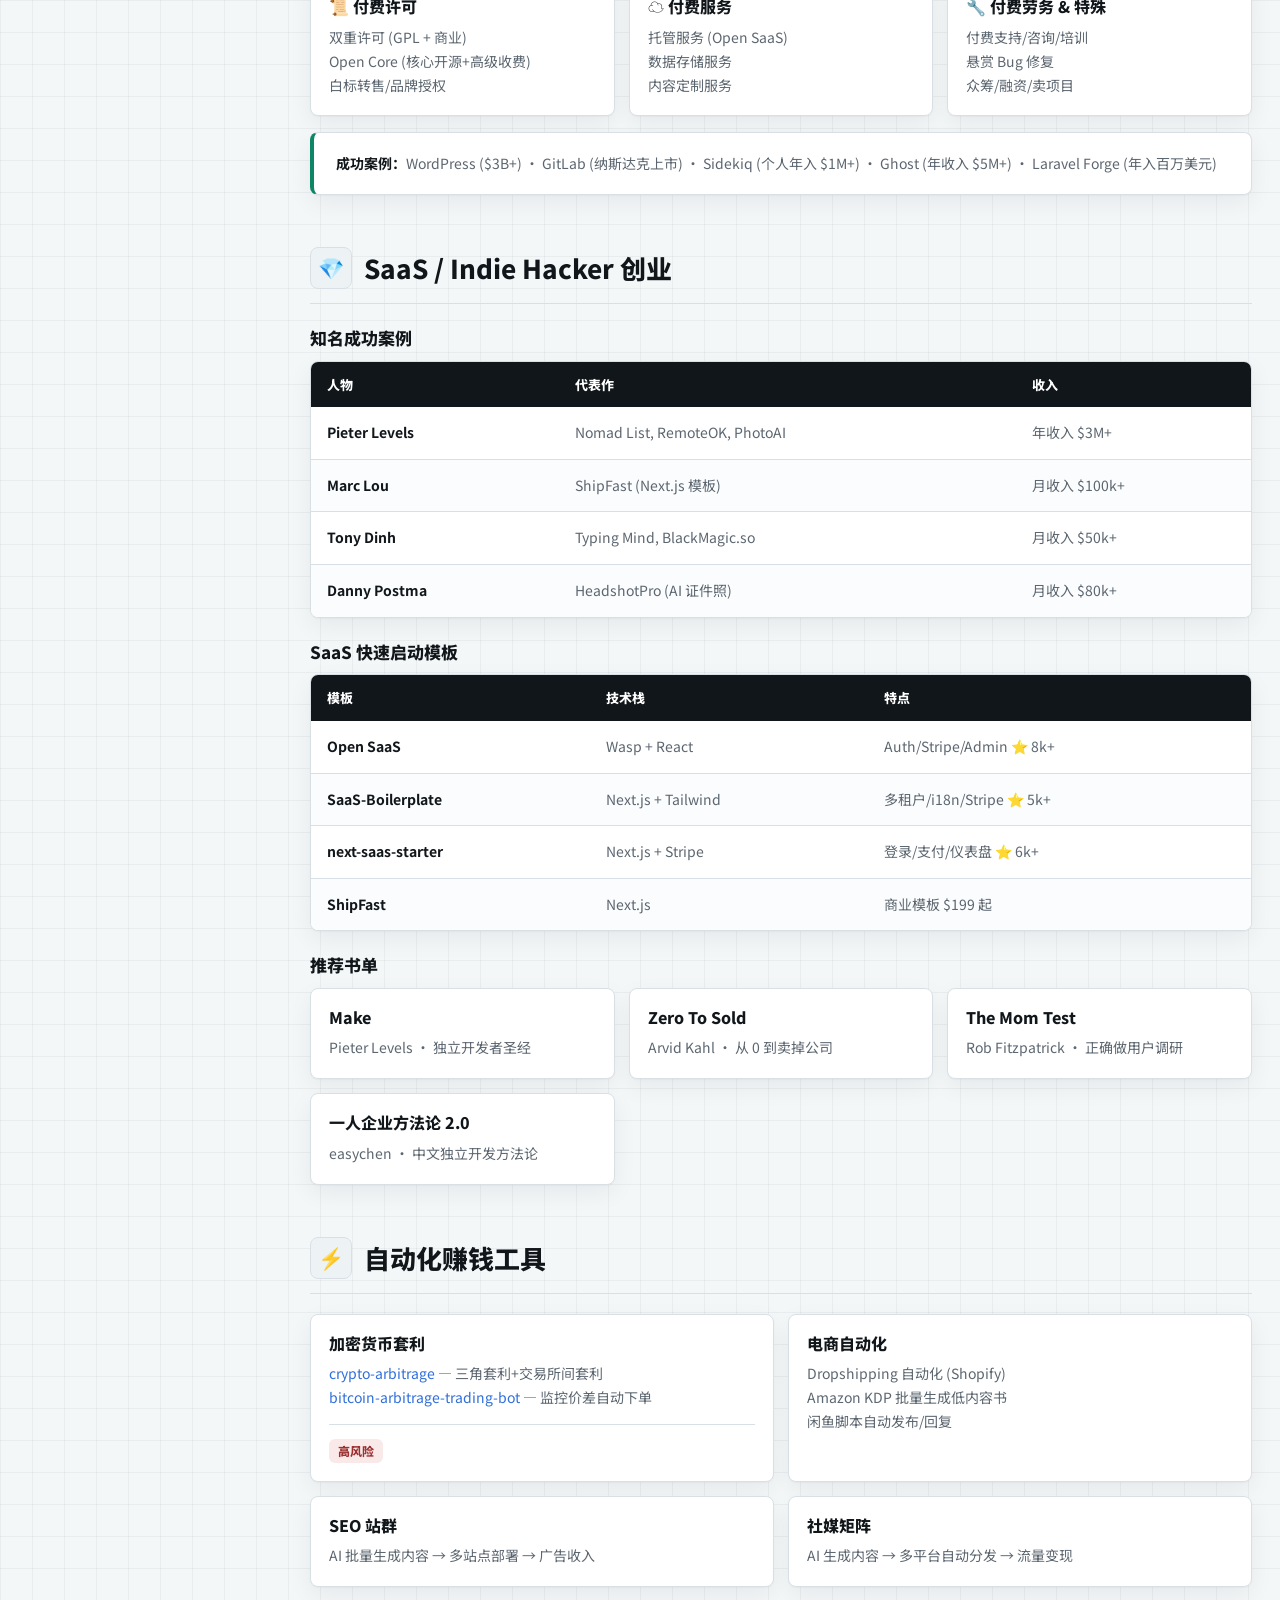
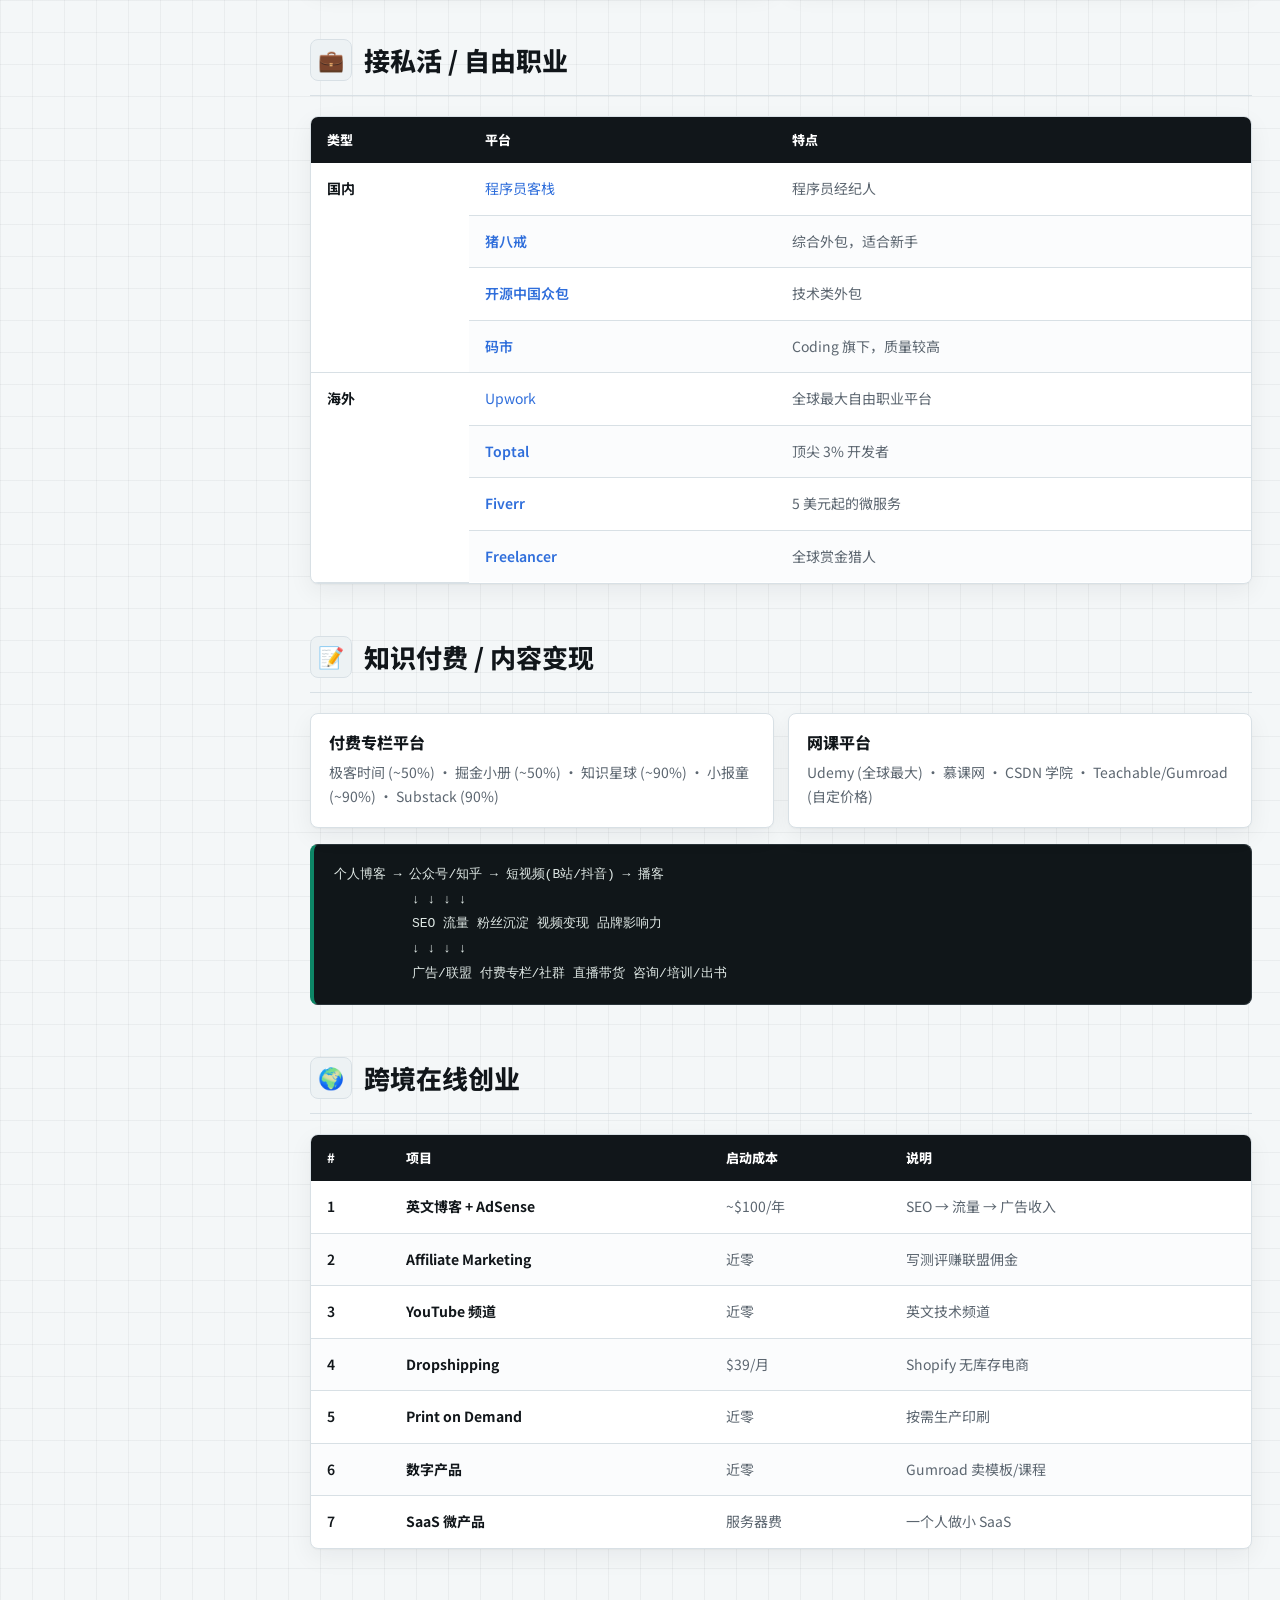
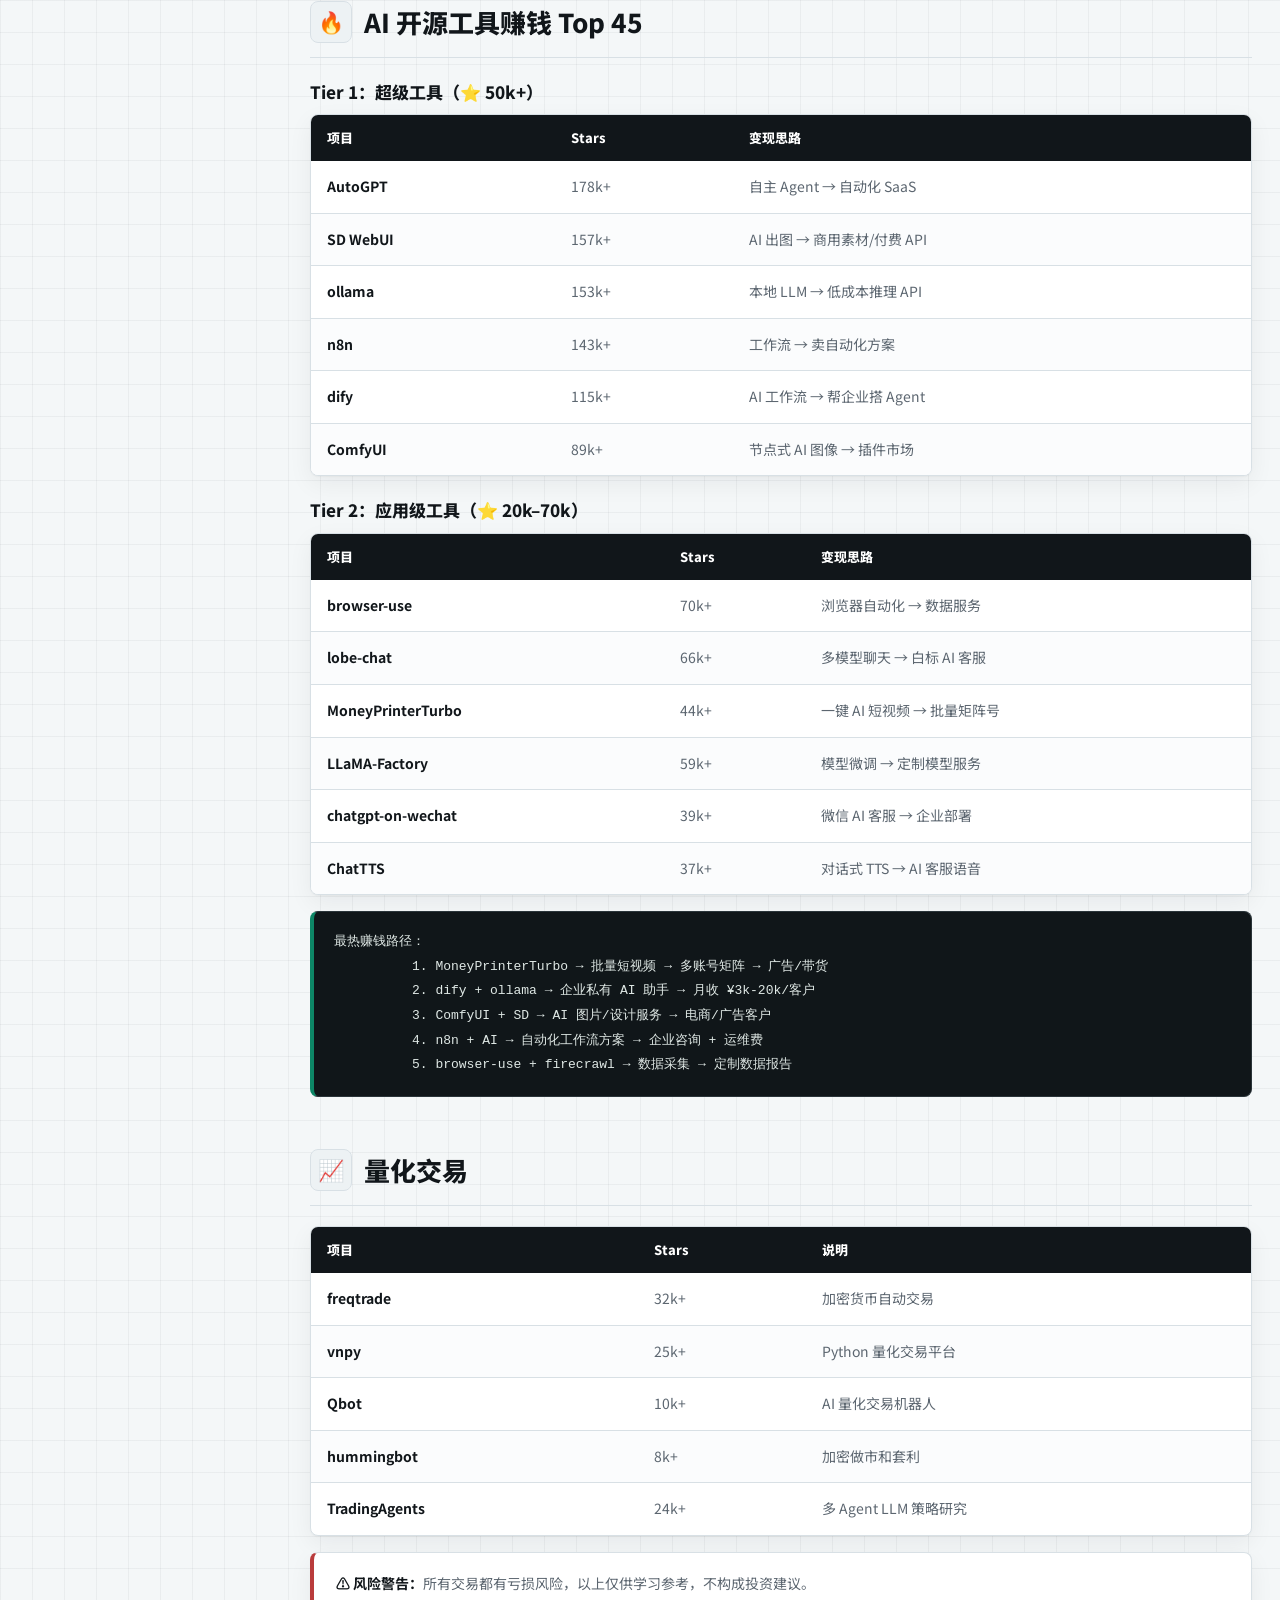
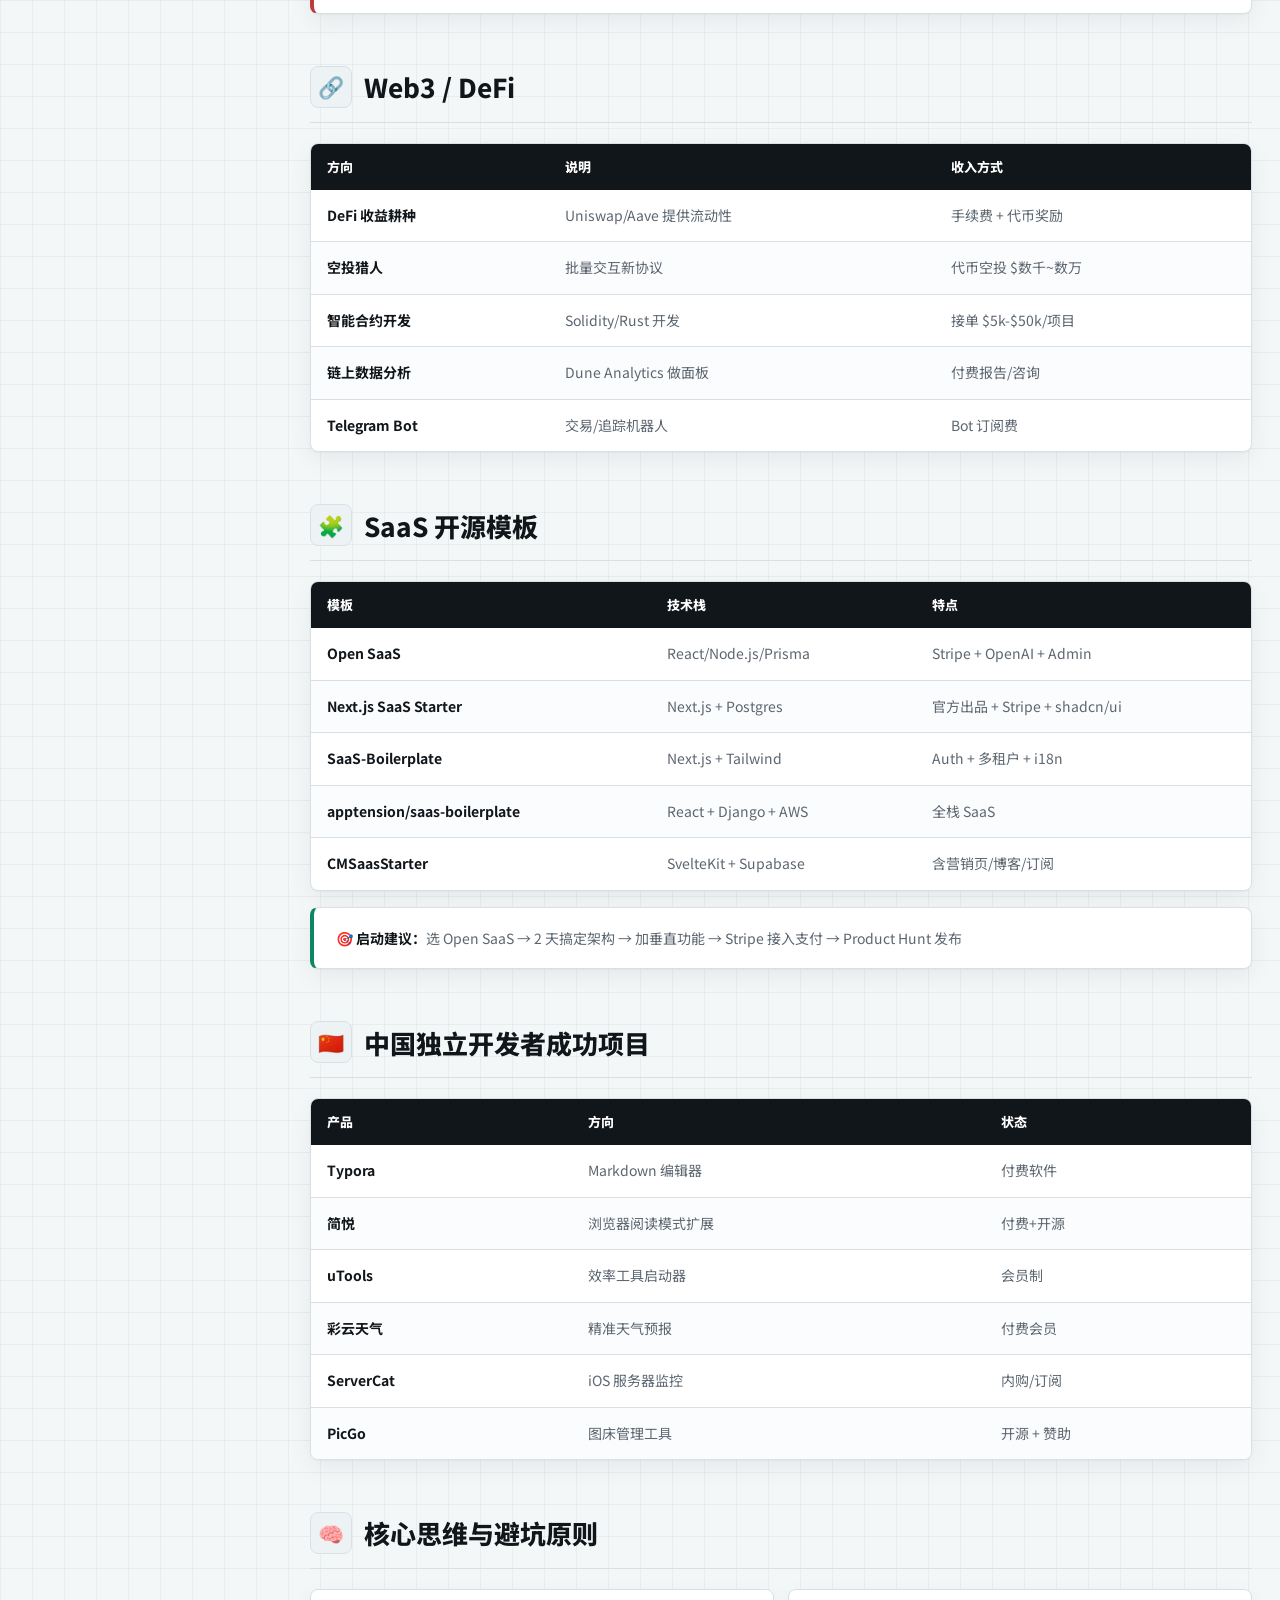
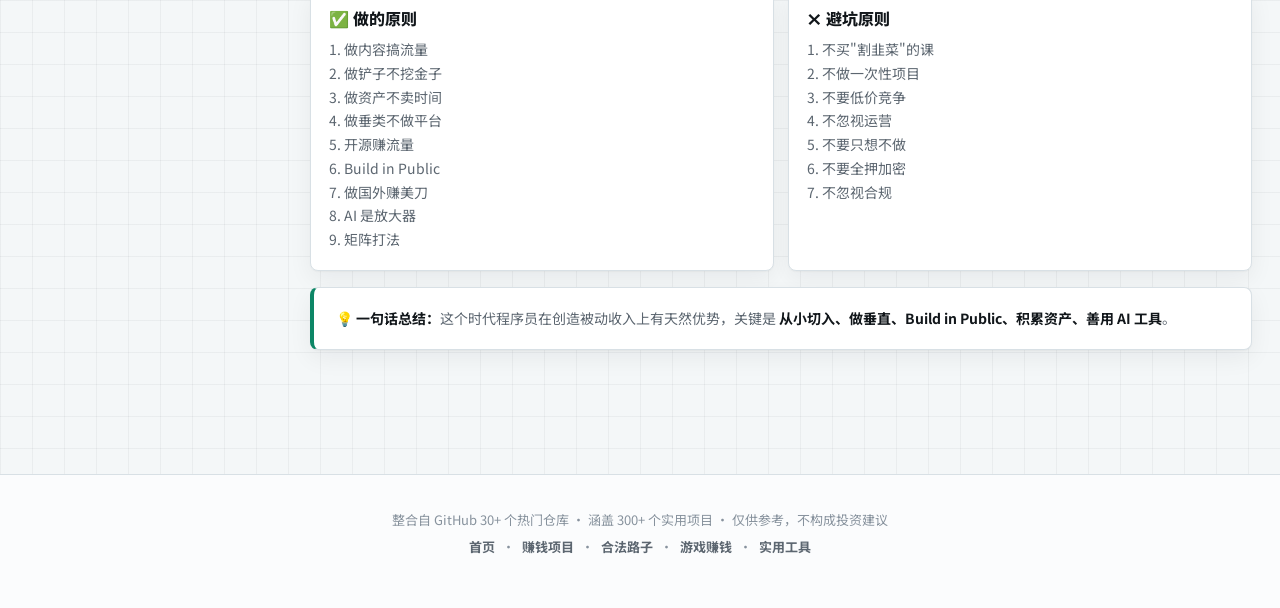
<file: projects.html>
<!DOCTYPE html>
<html lang="zh-CN">

<head>
  <meta charset="UTF-8">
  <meta name="viewport" content="width=device-width, initial-scale=1.0">
  <title>GitHub 赚钱项目大全 - 程序员赚钱知识库</title>
  <link rel="icon" type="image/svg+xml" href="favicon.svg">
  <link rel="stylesheet" href="style.css">
</head>

<body>

  <nav class="nav" aria-label="主导航">
    <div class="nav-inner">
      <a href="index.html" class="nav-logo">赚钱知识库</a>
      <button class="menu-btn" type="button" aria-label="打开导航菜单" aria-expanded="false">☰</button>
      <div class="nav-links">
        <a href="index.html">首页</a>
        <a href="projects.html" class="active">赚钱项目</a>
        <a href="legal.html">合法路子</a>
        <a href="games.html">游戏赚钱</a>
        <a href="tools.html">实用工具</a>
      </div>
    </div>
  </nav>

  <section class="hero">
    <h1>GitHub 赚钱项目大全</h1>
    <p>从 GitHub 30+ 个热门仓库深度整合，涵盖 AI 副业、独立开发、被动收入、开源变现、SaaS 创业、量化交易、Web3 等方向</p>
    <div class="stats">
      <div class="stat">
        <div class="stat-val">15</div>
        <div class="stat-label">大分类</div>
      </div>
      <div class="stat">
        <div class="stat-val">300+</div>
        <div class="stat-label">实用项目</div>
      </div>
      <div class="stat">
        <div class="stat-val">30+</div>
        <div class="stat-label">仓库来源</div>
      </div>
    </div>
  </section>

  <div class="page-layout">
    <aside class="toc-sidebar">
      <div class="toc-title">目录导航</div>
      <a href="#ai">AI 副业赚钱</a>
      <a href="#indie">独立开发赚钱</a>
      <a href="#passive">被动收入</a>
      <a href="#oss">开源项目变现</a>
      <a href="#saas">SaaS / Indie Hacker</a>
      <a href="#auto">自动化赚钱工具</a>
      <a href="#freelance">接私活 / 自由职业</a>
      <a href="#content">知识付费 / 内容变现</a>
      <a href="#cross">跨境在线创业</a>
      <a href="#aitop">AI 工具 Top 45</a>
      <a href="#quant">量化交易</a>
      <a href="#web3">Web3 / DeFi</a>
      <a href="#template">SaaS 模板</a>
      <a href="#cn-indie">中国独立开发者</a>
      <a href="#mindset">核心思维</a>
    </aside>

    <main class="page-main">

      <!-- 1. AI 副业 -->
      <section class="section reveal" id="ai">
        <h2 class="section-title"><span class="icon">🤖</span> AI 副业赚钱</h2>
        <p class="text-sm mb-2">来源：<a href="https://github.com/bleedline/aimoneyhunter"
            target="_blank">bleedline/aimoneyhunter</a> ⭐ 14k+</p>

        <h3>🎬 AI 视频类</h3>
        <div class="table-wrap">
          <table>
            <thead>
              <tr>
                <th scope="col">方向</th>
                <th scope="col">做法</th>
                <th scope="col">变现方式</th>
              </tr>
            </thead>
            <tbody>
              <tr>
                <td><strong>图片绘本故事</strong></td>
                <td>ChatGPT 写脚本 + MJ/SD 画图 → 做短视频</td>
                <td>自媒体广告、电商带货</td>
              </tr>
              <tr>
                <td><strong>虚拟人口播</strong></td>
                <td>HeyGen、D-ID 生成口播视频</td>
                <td>短视频流量变现</td>
              </tr>
              <tr>
                <td><strong>电影解说</strong></td>
                <td>ChatGPT 生成解说文案 + 剪辑</td>
                <td>自媒体收益，3 天涨粉 10 万</td>
              </tr>
              <tr>
                <td><strong>视频搬运翻译</strong></td>
                <td>AI 翻译+配音，国外视频搬到国内</td>
                <td>流量分成</td>
              </tr>
            </tbody>
          </table>
        </div>

        <h3>🎨 AI 图片类</h3>
        <div class="table-wrap">
          <table>
            <thead>
              <tr>
                <th scope="col">方向</th>
                <th scope="col">做法</th>
                <th scope="col">变现方式</th>
              </tr>
            </thead>
            <tbody>
              <tr>
                <td><strong>个人头像</strong></td>
                <td>MJ/SD 生成个性化头像</td>
                <td>小红书卖图，日入 1000+</td>
              </tr>
              <tr>
                <td><strong>模特换装</strong></td>
                <td>AI 换装电商产品图</td>
                <td>电商服务商，单张 50-200</td>
              </tr>
              <tr>
                <td><strong>LOGO 制作</strong></td>
                <td>ChatGPT+MJ 2 分钟出 LOGO</td>
                <td>接单日入 500+</td>
              </tr>
              <tr>
                <td><strong>老照片修复</strong></td>
                <td>AI 修复上色</td>
                <td>闲鱼/淘宝接单</td>
              </tr>
              <tr>
                <td><strong>表情包</strong></td>
                <td>AI 批量生成上架微信</td>
                <td>打赏+被动收入</td>
              </tr>
            </tbody>
          </table>
        </div>

        <h3>✍️ AI 文案 &amp; 音频</h3>
        <div class="cards cards-3">
          <div class="card">
            <div class="card-title">新媒体推文</div>
            <div class="card-desc">ChatGPT 批量写小红书/公众号爆款文案</div>
          </div>
          <div class="card">
            <div class="card-title">AI 论文润色</div>
            <div class="card-desc">GPT Academic 帮学生润色论文</div>
          </div>
          <div class="card">
            <div class="card-title">声音克隆</div>
            <div class="card-desc">DDSP-SVC 做 AI 变声/翻唱</div>
          </div>
          <div class="card">
            <div class="card-title">AI 音乐</div>
            <div class="card-desc">Suno/Udio 生成歌曲，上传赚版权收入</div>
          </div>
          <div class="card">
            <div class="card-title">AI 简历改写</div>
            <div class="card-desc">ChatGPT+简历模板，月入过万</div>
          </div>
          <div class="card">
            <div class="card-title">AI 直播</div>
            <div class="card-desc">数字人 24 小时自动直播带货</div>
          </div>
        </div>
      </section>

      <!-- 2. 独立开发 -->
      <section class="section reveal" id="indie">
        <h2 class="section-title"><span class="icon">🚀</span> 独立开发赚钱</h2>
        <div class="table-wrap">
          <table>
            <thead>
              <tr>
                <th scope="col">#</th>
                <th scope="col">方向</th>
                <th scope="col">说明</th>
                <th scope="col">收入参考</th>
              </tr>
            </thead>
            <tbody>
              <tr>
                <td>1</td>
                <td><strong>GPT/MJ 套壳站</strong></td>
                <td>做 SaaS 或私有化部署</td>
                <td>月入数万~数十万</td>
              </tr>
              <tr>
                <td>2</td>
                <td><strong>API 聚合转发</strong></td>
                <td>封装 LLM API 做中间商</td>
                <td>稳定月入</td>
              </tr>
              <tr>
                <td>3</td>
                <td><strong>聚焦 AI 工具</strong></td>
                <td>AI 写论文/证件照/自媒体</td>
                <td>刚需=收入</td>
              </tr>
              <tr>
                <td>4</td>
                <td><strong>付费专栏</strong></td>
                <td>极客时间/掘金/知识星球</td>
                <td>爆款 200w+</td>
              </tr>
              <tr>
                <td>5</td>
                <td><strong>独立 App</strong></td>
                <td>iOS/Android/桌面端工具</td>
                <td>月入几万~几十万</td>
              </tr>
              <tr>
                <td>6</td>
                <td><strong>主题/插件</strong></td>
                <td>WordPress/Shopify/VSCode</td>
                <td>被动收入</td>
              </tr>
              <tr>
                <td>7</td>
                <td><strong>模型训练</strong></td>
                <td>帮甲方做 LoRA/微调</td>
                <td>单项目数万</td>
              </tr>
              <tr>
                <td>8</td>
                <td><strong>网课视频</strong></td>
                <td>慕课网/Udemy 录课</td>
                <td>单课程数万</td>
              </tr>
            </tbody>
          </table>
        </div>
        <div class="tip mt-2">
          <strong>关键认知：</strong>做资产不卖时间 · 做垂类不做平台 · 开源赚流量 · Build in Public · 做铲子不挖金子
        </div>
      </section>

      <!-- 3. 被动收入 -->
      <section class="section reveal" id="passive">
        <h2 class="section-title"><span class="icon">💤</span> 被动收入</h2>
        <p class="text-sm mb-2">来源：<a href="https://github.com/MRColorR/money4band" target="_blank">money4band</a> ⭐
          2.5k+ — Docker 一键部署 10+ 个被动收入应用</p>
        <div class="table-wrap">
          <table>
            <thead>
              <tr>
                <th scope="col">平台</th>
                <th scope="col">原理</th>
                <th scope="col">收入方式</th>
              </tr>
            </thead>
            <tbody>
              <tr>
                <td><strong>Honeygain</strong></td>
                <td>共享闲置带宽</td>
                <td>USD + 加密货币</td>
              </tr>
              <tr>
                <td><strong>EarnApp</strong></td>
                <td>Bright Data 旗下</td>
                <td>PayPal 提现</td>
              </tr>
              <tr>
                <td><strong>IPRoyal Pawns</strong></td>
                <td>住宅代理池</td>
                <td>USD</td>
              </tr>
              <tr>
                <td><strong>GetGrass</strong></td>
                <td>AI 训练数据网络</td>
                <td>加密代币</td>
              </tr>
              <tr>
                <td><strong>PacketStream</strong></td>
                <td>带宽市场</td>
                <td>USD</td>
              </tr>
            </tbody>
          </table>
        </div>
        <div class="cards cards-3 mt-2">
          <div class="card">
            <div class="card-title">域名投资</div>
            <div class="card-desc">注册有价值域名，转手出售</div>
          </div>
          <div class="card">
            <div class="card-title">数字产品</div>
            <div class="card-desc">Gumroad 卖 Notion 模板/设计素材</div>
          </div>
          <div class="card">
            <div class="card-title">Print on Demand</div>
            <div class="card-desc">设计图案上架 Redbubble</div>
          </div>
          <div class="card">
            <div class="card-title">Stock Photography</div>
            <div class="card-desc">AI 生成图片卖图库</div>
          </div>
          <div class="card">
            <div class="card-title">Affiliate Marketing</div>
            <div class="card-desc">写测评博客挂联盟链接</div>
          </div>
        </div>
      </section>

      <!-- 4. 开源变现 -->
      <section class="section reveal" id="oss">
        <h2 class="section-title"><span class="icon">🔓</span> 开源项目变现 — 7 大类
          28 种方式</h2>
        <div class="cards cards-3">
          <div class="card">
            <div class="card-title">💰 无条件资助</div>
            <div class="card-desc">个人捐赠 (GitHub Sponsors / Buy Me a Coffee)<br>企业赞助 (README 放 Logo)<br>基金资助 (Linux
              Foundation / Mozilla)</div>
          </div>
          <div class="card">
            <div class="card-title">🔐 付费访问</div>
            <div class="card-desc">付费早期访问<br>付费社区 (Discord/Slack)<br>付费二进制包<br>网站广告 (Carbon Ads)</div>
          </div>
          <div class="card">
            <div class="card-title">📚 付费内容</div>
            <div class="card-desc">网课 (Udemy/Teachable)<br>付费插件/Newsletter<br>周边书籍/T恤</div>
          </div>
          <div class="card">
            <div class="card-title">📜 付费许可</div>
            <div class="card-desc">双重许可 (GPL + 商业)<br>Open Core (核心开源+高级收费)<br>白标转售/品牌授权</div>
          </div>
          <div class="card">
            <div class="card-title">☁️ 付费服务</div>
            <div class="card-desc">托管服务 (Open SaaS)<br>数据存储服务<br>内容定制服务</div>
          </div>
          <div class="card">
            <div class="card-title">🔧 付费劳务 &amp; 特殊</div>
            <div class="card-desc">付费支持/咨询/培训<br>悬赏 Bug 修复<br>众筹/融资/卖项目</div>
          </div>
        </div>
        <div class="tip-green tip mt-2">
          <strong>成功案例：</strong>WordPress ($3B+) · GitLab (纳斯达克上市) · Sidekiq (个人年入 $1M+) · Ghost (年收入 $5M+) · Laravel
          Forge (年入百万美元)
        </div>
      </section>

      <!-- 5. SaaS -->
      <section class="section reveal" id="saas">
        <h2 class="section-title"><span class="icon">💎</span> SaaS / Indie
          Hacker 创业</h2>
        <h3>知名成功案例</h3>
        <div class="table-wrap">
          <table>
            <thead>
              <tr>
                <th scope="col">人物</th>
                <th scope="col">代表作</th>
                <th scope="col">收入</th>
              </tr>
            </thead>
            <tbody>
              <tr>
                <td><strong>Pieter Levels</strong></td>
                <td>Nomad List, RemoteOK, PhotoAI</td>
                <td>年收入 $3M+</td>
              </tr>
              <tr>
                <td><strong>Marc Lou</strong></td>
                <td>ShipFast (Next.js 模板)</td>
                <td>月收入 $100k+</td>
              </tr>
              <tr>
                <td><strong>Tony Dinh</strong></td>
                <td>Typing Mind, BlackMagic.so</td>
                <td>月收入 $50k+</td>
              </tr>
              <tr>
                <td><strong>Danny Postma</strong></td>
                <td>HeadshotPro (AI 证件照)</td>
                <td>月收入 $80k+</td>
              </tr>
            </tbody>
          </table>
        </div>
        <h3>SaaS 快速启动模板</h3>
        <div class="table-wrap">
          <table>
            <thead>
              <tr>
                <th scope="col">模板</th>
                <th scope="col">技术栈</th>
                <th scope="col">特点</th>
              </tr>
            </thead>
            <tbody>
              <tr>
                <td><a href="https://github.com/wasp-lang/open-saas" target="_blank"><strong>Open SaaS</strong></a></td>
                <td>Wasp + React</td>
                <td>Auth/Stripe/Admin ⭐ 8k+</td>
              </tr>
              <tr>
                <td><a href="https://github.com/ixartz/SaaS-Boilerplate"
                    target="_blank"><strong>SaaS-Boilerplate</strong></a></td>
                <td>Next.js + Tailwind</td>
                <td>多租户/i18n/Stripe ⭐ 5k+</td>
              </tr>
              <tr>
                <td><a href="https://github.com/leerob/next-saas-starter"
                    target="_blank"><strong>next-saas-starter</strong></a></td>
                <td>Next.js + Stripe</td>
                <td>登录/支付/仪表盘 ⭐ 6k+</td>
              </tr>
              <tr>
                <td><strong>ShipFast</strong></td>
                <td>Next.js</td>
                <td>商业模板 $199 起</td>
              </tr>
            </tbody>
          </table>
        </div>
        <h3>推荐书单</h3>
        <div class="cards cards-3">
          <div class="card">
            <div class="card-title">Make</div>
            <div class="card-desc">Pieter Levels · 独立开发者圣经</div>
          </div>
          <div class="card">
            <div class="card-title">Zero To Sold</div>
            <div class="card-desc">Arvid Kahl · 从 0 到卖掉公司</div>
          </div>
          <div class="card">
            <div class="card-title">The Mom Test</div>
            <div class="card-desc">Rob Fitzpatrick · 正确做用户调研</div>
          </div>
          <div class="card">
            <div class="card-title">一人企业方法论 2.0</div>
            <div class="card-desc">easychen · 中文独立开发方法论</div>
          </div>
        </div>
      </section>

      <!-- 6. 自动化 -->
      <section class="section reveal" id="auto">
        <h2 class="section-title"><span class="icon">⚡</span> 自动化赚钱工具</h2>
        <div class="cards cards-2">
          <div class="card">
            <div class="card-title">加密货币套利</div>
            <div class="card-desc">
              <a href="https://github.com/kelvinau/crypto-arbitrage" target="_blank">crypto-arbitrage</a> —
              三角套利+交易所间套利<br>
              <a href="https://github.com/mammuth/bitcoin-arbitrage-trading-bot"
                target="_blank">bitcoin-arbitrage-trading-bot</a> — 监控价差自动下单
            </div>
            <div class="card-footer"><span class="tag tag-red">高风险</span></div>
          </div>
          <div class="card">
            <div class="card-title">电商自动化</div>
            <div class="card-desc">Dropshipping 自动化 (Shopify)<br>Amazon KDP 批量生成低内容书<br>闲鱼脚本自动发布/回复</div>
          </div>
          <div class="card">
            <div class="card-title">SEO 站群</div>
            <div class="card-desc">AI 批量生成内容 → 多站点部署 → 广告收入</div>
          </div>
          <div class="card">
            <div class="card-title">社媒矩阵</div>
            <div class="card-desc">AI 生成内容 → 多平台自动分发 → 流量变现</div>
          </div>
        </div>
      </section>

      <!-- 7. 接私活 -->
      <section class="section reveal" id="freelance">
        <h2 class="section-title"><span class="icon">💼</span> 接私活 / 自由职业
        </h2>
        <div class="table-wrap">
          <table>
            <thead>
              <tr>
                <th scope="col">类型</th>
                <th scope="col">平台</th>
                <th scope="col">特点</th>
              </tr>
            </thead>
            <tbody>
              <tr>
                <td rowspan="4"><strong>国内</strong></td>
                <td><a href="https://www.proginn.com" target="_blank">程序员客栈</a></td>
                <td>程序员经纪人</td>
              </tr>
              <tr>
                <td><a href="https://www.zbj.com" target="_blank">猪八戒</a></td>
                <td>综合外包，适合新手</td>
              </tr>
              <tr>
                <td><a href="https://zb.oschina.net" target="_blank">开源中国众包</a></td>
                <td>技术类外包</td>
              </tr>
              <tr>
                <td><a href="https://codemart.com" target="_blank">码市</a></td>
                <td>Coding 旗下，质量较高</td>
              </tr>
              <tr>
                <td rowspan="4"><strong>海外</strong></td>
                <td><a href="https://www.upwork.com" target="_blank">Upwork</a></td>
                <td>全球最大自由职业平台</td>
              </tr>
              <tr>
                <td><a href="https://www.toptal.com" target="_blank">Toptal</a></td>
                <td>顶尖 3% 开发者</td>
              </tr>
              <tr>
                <td><a href="https://www.fiverr.com" target="_blank">Fiverr</a></td>
                <td>5 美元起的微服务</td>
              </tr>
              <tr>
                <td><a href="https://www.freelancer.com" target="_blank">Freelancer</a></td>
                <td>全球赏金猎人</td>
              </tr>
            </tbody>
          </table>
        </div>
      </section>

      <!-- 8. 内容变现 -->
      <section class="section reveal" id="content">
        <h2 class="section-title"><span class="icon">📝</span> 知识付费 / 内容变现
        </h2>
        <div class="cards cards-2">
          <div class="card">
            <div class="card-title">付费专栏平台</div>
            <div class="card-desc">极客时间 (~50%) · 掘金小册 (~50%) · 知识星球 (~90%) · 小报童 (~90%) · Substack (90%)</div>
          </div>
          <div class="card">
            <div class="card-title">网课平台</div>
            <div class="card-desc">Udemy (全球最大) · 慕课网 · CSDN 学院 · Teachable/Gumroad (自定价格)</div>
          </div>
        </div>
        <div class="flow mt-2">个人博客 → 公众号/知乎 → 短视频(B站/抖音) → 播客
          ↓ ↓ ↓ ↓
          SEO 流量 粉丝沉淀 视频变现 品牌影响力
          ↓ ↓ ↓ ↓
          广告/联盟 付费专栏/社群 直播带货 咨询/培训/出书</div>
      </section>

      <!-- 9. 跨境创业 -->
      <section class="section reveal" id="cross">
        <h2 class="section-title"><span class="icon">🌍</span> 跨境在线创业</h2>
        <div class="table-wrap">
          <table>
            <thead>
              <tr>
                <th scope="col">#</th>
                <th scope="col">项目</th>
                <th scope="col">启动成本</th>
                <th scope="col">说明</th>
              </tr>
            </thead>
            <tbody>
              <tr>
                <td>1</td>
                <td><strong>英文博客 + AdSense</strong></td>
                <td>~$100/年</td>
                <td>SEO → 流量 → 广告收入</td>
              </tr>
              <tr>
                <td>2</td>
                <td><strong>Affiliate Marketing</strong></td>
                <td>近零</td>
                <td>写测评赚联盟佣金</td>
              </tr>
              <tr>
                <td>3</td>
                <td><strong>YouTube 频道</strong></td>
                <td>近零</td>
                <td>英文技术频道</td>
              </tr>
              <tr>
                <td>4</td>
                <td><strong>Dropshipping</strong></td>
                <td>$39/月</td>
                <td>Shopify 无库存电商</td>
              </tr>
              <tr>
                <td>5</td>
                <td><strong>Print on Demand</strong></td>
                <td>近零</td>
                <td>按需生产印刷</td>
              </tr>
              <tr>
                <td>6</td>
                <td><strong>数字产品</strong></td>
                <td>近零</td>
                <td>Gumroad 卖模板/课程</td>
              </tr>
              <tr>
                <td>7</td>
                <td><strong>SaaS 微产品</strong></td>
                <td>服务器费</td>
                <td>一个人做小 SaaS</td>
              </tr>
            </tbody>
          </table>
        </div>
      </section>

      <!-- 10. AI Top 45 -->
      <section class="section reveal" id="aitop">
        <h2 class="section-title"><span class="icon">🔥</span> AI 开源工具赚钱 Top
          45</h2>

        <h3>Tier 1：超级工具（⭐ 50k+）</h3>
        <div class="table-wrap">
          <table>
            <thead>
              <tr>
                <th scope="col">项目</th>
                <th scope="col">Stars</th>
                <th scope="col">变现思路</th>
              </tr>
            </thead>
            <tbody>
              <tr>
                <td><a href="https://github.com/Significant-Gravitas/AutoGPT"
                    target="_blank"><strong>AutoGPT</strong></a></td>
                <td>178k+</td>
                <td>自主 Agent → 自动化 SaaS</td>
              </tr>
              <tr>
                <td><a href="https://github.com/AUTOMATIC1111/stable-diffusion-webui" target="_blank"><strong>SD
                      WebUI</strong></a></td>
                <td>157k+</td>
                <td>AI 出图 → 商用素材/付费 API</td>
              </tr>
              <tr>
                <td><a href="https://github.com/ollama/ollama" target="_blank"><strong>ollama</strong></a></td>
                <td>153k+</td>
                <td>本地 LLM → 低成本推理 API</td>
              </tr>
              <tr>
                <td><a href="https://github.com/n8n-io/n8n" target="_blank"><strong>n8n</strong></a></td>
                <td>143k+</td>
                <td>工作流 → 卖自动化方案</td>
              </tr>
              <tr>
                <td><a href="https://github.com/langgenius/dify" target="_blank"><strong>dify</strong></a></td>
                <td>115k+</td>
                <td>AI 工作流 → 帮企业搭 Agent</td>
              </tr>
              <tr>
                <td><a href="https://github.com/comfyanonymous/ComfyUI" target="_blank"><strong>ComfyUI</strong></a>
                </td>
                <td>89k+</td>
                <td>节点式 AI 图像 → 插件市场</td>
              </tr>
            </tbody>
          </table>
        </div>

        <h3>Tier 2：应用级工具（⭐ 20k–70k）</h3>
        <div class="table-wrap">
          <table>
            <thead>
              <tr>
                <th scope="col">项目</th>
                <th scope="col">Stars</th>
                <th scope="col">变现思路</th>
              </tr>
            </thead>
            <tbody>
              <tr>
                <td><a href="https://github.com/browser-use/browser-use"
                    target="_blank"><strong>browser-use</strong></a></td>
                <td>70k+</td>
                <td>浏览器自动化 → 数据服务</td>
              </tr>
              <tr>
                <td><a href="https://github.com/lobehub/lobe-chat" target="_blank"><strong>lobe-chat</strong></a></td>
                <td>66k+</td>
                <td>多模型聊天 → 白标 AI 客服</td>
              </tr>
              <tr>
                <td><a href="https://github.com/harry0703/MoneyPrinterTurbo"
                    target="_blank"><strong>MoneyPrinterTurbo</strong></a></td>
                <td>44k+</td>
                <td>一键 AI 短视频 → 批量矩阵号</td>
              </tr>
              <tr>
                <td><a href="https://github.com/hiyouga/LLaMA-Factory"
                    target="_blank"><strong>LLaMA-Factory</strong></a></td>
                <td>59k+</td>
                <td>模型微调 → 定制模型服务</td>
              </tr>
              <tr>
                <td><a href="https://github.com/zhayujie/chatgpt-on-wechat"
                    target="_blank"><strong>chatgpt-on-wechat</strong></a></td>
                <td>39k+</td>
                <td>微信 AI 客服 → 企业部署</td>
              </tr>
              <tr>
                <td><a href="https://github.com/2noise/ChatTTS" target="_blank"><strong>ChatTTS</strong></a></td>
                <td>37k+</td>
                <td>对话式 TTS → AI 客服语音</td>
              </tr>
            </tbody>
          </table>
        </div>

        <div class="flow mt-2">最热赚钱路径：
          1. MoneyPrinterTurbo → 批量短视频 → 多账号矩阵 → 广告/带货
          2. dify + ollama → 企业私有 AI 助手 → 月收 ¥3k-20k/客户
          3. ComfyUI + SD → AI 图片/设计服务 → 电商/广告客户
          4. n8n + AI → 自动化工作流方案 → 企业咨询 + 运维费
          5. browser-use + firecrawl → 数据采集 → 定制数据报告</div>
      </section>

      <!-- 11. 量化交易 -->
      <section class="section reveal" id="quant">
        <h2 class="section-title"><span class="icon">📈</span> 量化交易</h2>
        <div class="table-wrap">
          <table>
            <thead>
              <tr>
                <th scope="col">项目</th>
                <th scope="col">Stars</th>
                <th scope="col">说明</th>
              </tr>
            </thead>
            <tbody>
              <tr>
                <td><a href="https://github.com/freqtrade/freqtrade" target="_blank"><strong>freqtrade</strong></a></td>
                <td>32k+</td>
                <td>加密货币自动交易</td>
              </tr>
              <tr>
                <td><a href="https://github.com/vnpy/vnpy" target="_blank"><strong>vnpy</strong></a></td>
                <td>25k+</td>
                <td>Python 量化交易平台</td>
              </tr>
              <tr>
                <td><a href="https://github.com/UFund-Me/Qbot" target="_blank"><strong>Qbot</strong></a></td>
                <td>10k+</td>
                <td>AI 量化交易机器人</td>
              </tr>
              <tr>
                <td><a href="https://github.com/hummingbot/hummingbot" target="_blank"><strong>hummingbot</strong></a>
                </td>
                <td>8k+</td>
                <td>加密做市和套利</td>
              </tr>
              <tr>
                <td><a href="https://github.com/TauricResearch/TradingAgents"
                    target="_blank"><strong>TradingAgents</strong></a></td>
                <td>24k+</td>
                <td>多 Agent LLM 策略研究</td>
              </tr>
            </tbody>
          </table>
        </div>
        <div class="tip-red tip mt-2"><strong>⚠️ 风险警告：</strong>所有交易都有亏损风险，以上仅供学习参考，不构成投资建议。</div>
      </section>

      <!-- 12. Web3 -->
      <section class="section reveal" id="web3">
        <h2 class="section-title"><span class="icon">🔗</span> Web3 / DeFi
        </h2>
        <div class="table-wrap">
          <table>
            <thead>
              <tr>
                <th scope="col">方向</th>
                <th scope="col">说明</th>
                <th scope="col">收入方式</th>
              </tr>
            </thead>
            <tbody>
              <tr>
                <td><strong>DeFi 收益耕种</strong></td>
                <td>Uniswap/Aave 提供流动性</td>
                <td>手续费 + 代币奖励</td>
              </tr>
              <tr>
                <td><strong>空投猎人</strong></td>
                <td>批量交互新协议</td>
                <td>代币空投 $数千~数万</td>
              </tr>
              <tr>
                <td><strong>智能合约开发</strong></td>
                <td>Solidity/Rust 开发</td>
                <td>接单 $5k-$50k/项目</td>
              </tr>
              <tr>
                <td><strong>链上数据分析</strong></td>
                <td>Dune Analytics 做面板</td>
                <td>付费报告/咨询</td>
              </tr>
              <tr>
                <td><strong>Telegram Bot</strong></td>
                <td>交易/追踪机器人</td>
                <td>Bot 订阅费</td>
              </tr>
            </tbody>
          </table>
        </div>
      </section>

      <!-- 13. SaaS 模板 -->
      <section class="section reveal" id="template">
        <h2 class="section-title"><span class="icon">🧩</span> SaaS 开源模板
        </h2>
        <div class="table-wrap">
          <table>
            <thead>
              <tr>
                <th scope="col">模板</th>
                <th scope="col">技术栈</th>
                <th scope="col">特点</th>
              </tr>
            </thead>
            <tbody>
              <tr>
                <td><a href="https://opensaas.sh" target="_blank"><strong>Open SaaS</strong></a></td>
                <td>React/Node.js/Prisma</td>
                <td>Stripe + OpenAI + Admin</td>
              </tr>
              <tr>
                <td><a href="https://github.com/nextjs/saas-starter" target="_blank"><strong>Next.js SaaS
                      Starter</strong></a></td>
                <td>Next.js + Postgres</td>
                <td>官方出品 + Stripe + shadcn/ui</td>
              </tr>
              <tr>
                <td><a href="https://github.com/ixartz/SaaS-Boilerplate"
                    target="_blank"><strong>SaaS-Boilerplate</strong></a></td>
                <td>Next.js + Tailwind</td>
                <td>Auth + 多租户 + i18n</td>
              </tr>
              <tr>
                <td><a href="https://github.com/apptension/saas-boilerplate"
                    target="_blank"><strong>apptension/saas-boilerplate</strong></a></td>
                <td>React + Django + AWS</td>
                <td>全栈 SaaS</td>
              </tr>
              <tr>
                <td><a href="https://github.com/CriticalMoments/CMSaasStarter"
                    target="_blank"><strong>CMSaasStarter</strong></a></td>
                <td>SvelteKit + Supabase</td>
                <td>含营销页/博客/订阅</td>
              </tr>
            </tbody>
          </table>
        </div>
        <div class="tip mt-2">
          <strong>🎯 启动建议：</strong>选 Open SaaS → 2 天搞定架构 → 加垂直功能 → Stripe 接入支付 → Product Hunt 发布
        </div>
      </section>

      <!-- 14. 中国独立开发者 -->
      <section class="section reveal" id="cn-indie">
        <h2 class="section-title"><span class="icon">🇨🇳</span> 中国独立开发者成功项目
        </h2>
        <div class="table-wrap">
          <table>
            <thead>
              <tr>
                <th scope="col">产品</th>
                <th scope="col">方向</th>
                <th scope="col">状态</th>
              </tr>
            </thead>
            <tbody>
              <tr>
                <td><strong>Typora</strong></td>
                <td>Markdown 编辑器</td>
                <td>付费软件</td>
              </tr>
              <tr>
                <td><strong>简悦</strong></td>
                <td>浏览器阅读模式扩展</td>
                <td>付费+开源</td>
              </tr>
              <tr>
                <td><strong>uTools</strong></td>
                <td>效率工具启动器</td>
                <td>会员制</td>
              </tr>
              <tr>
                <td><strong>彩云天气</strong></td>
                <td>精准天气预报</td>
                <td>付费会员</td>
              </tr>
              <tr>
                <td><strong>ServerCat</strong></td>
                <td>iOS 服务器监控</td>
                <td>内购/订阅</td>
              </tr>
              <tr>
                <td><strong>PicGo</strong></td>
                <td>图床管理工具</td>
                <td>开源 + 赞助</td>
              </tr>
            </tbody>
          </table>
        </div>
      </section>

      <!-- 15. 核心思维 -->
      <section class="section reveal" id="mindset">
        <h2 class="section-title"><span class="icon">🧠</span> 核心思维与避坑原则
        </h2>
        <div class="cards cards-2">
          <div class="card">
            <div class="card-title">✅ 做的原则</div>
            <div class="card-desc">
              1. 做内容搞流量<br>2. 做铲子不挖金子<br>3. 做资产不卖时间<br>4. 做垂类不做平台<br>5. 开源赚流量<br>6. Build in Public<br>7. 做国外赚美刀<br>8.
              AI 是放大器<br>9. 矩阵打法
            </div>
          </div>
          <div class="card">
            <div class="card-title">❌ 避坑原则</div>
            <div class="card-desc">
              1. 不买"割韭菜"的课<br>2. 不做一次性项目<br>3. 不要低价竞争<br>4. 不忽视运营<br>5. 不要只想不做<br>6. 不要全押加密<br>7. 不忽视合规
            </div>
          </div>
        </div>
        <div class="tip mt-2">
          <strong>💡 一句话总结：</strong>这个时代程序员在创造被动收入上有天然优势，关键是 <strong>从小切入、做垂直、Build in Public、积累资产、善用 AI 工具</strong>。
        </div>
      </section>

    </main>
  </div>

  <footer class="footer">
    <p>整合自 GitHub 30+ 个热门仓库 · 涵盖 300+ 个实用项目 · 仅供参考，不构成投资建议</p>
    <p>
      <a href="index.html">首页</a> ·
      <a href="projects.html">赚钱项目</a> ·
      <a href="legal.html">合法路子</a> ·
      <a href="games.html">游戏赚钱</a> ·
      <a href="tools.html">实用工具</a>
    </p>
  </footer>

  <button class="back-top" id="backTop" type="button" aria-label="回到顶部">↑</button>
  <script src="main.js"></script>
</body>

</html>
</file>
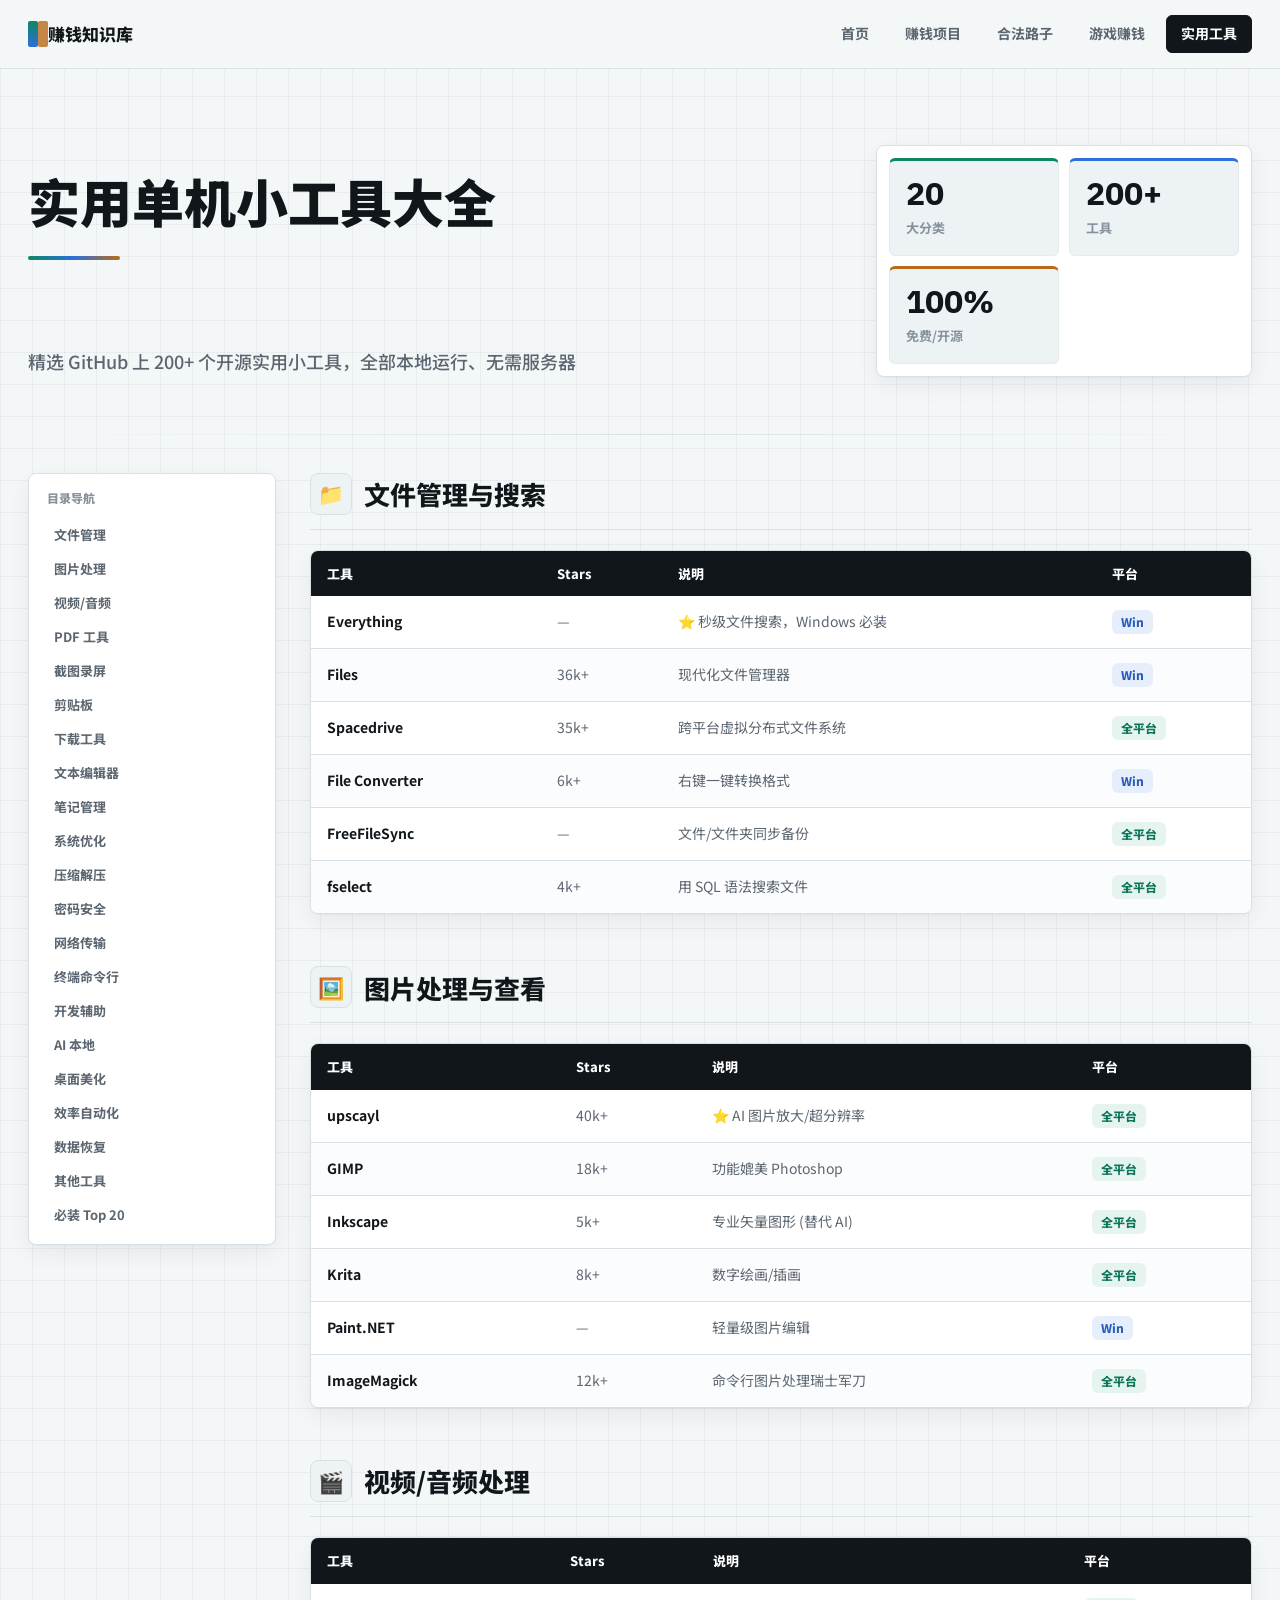
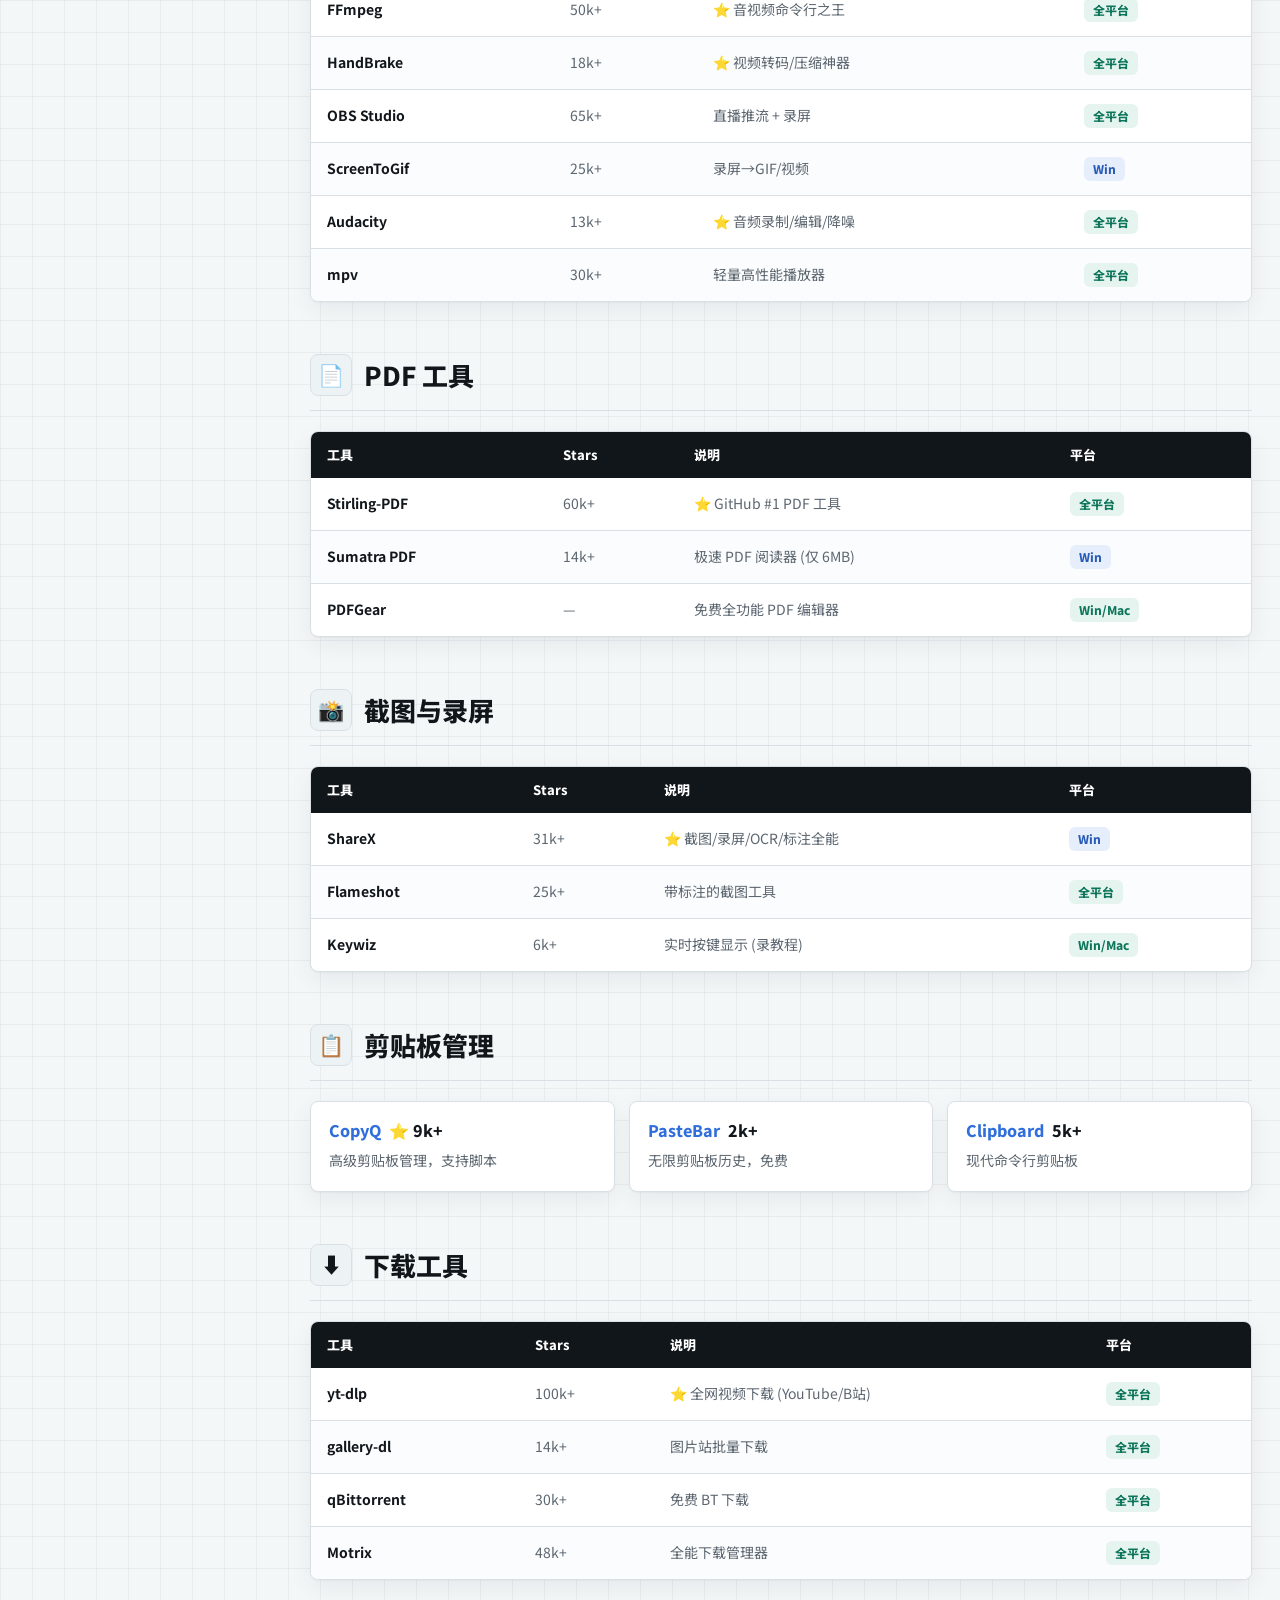
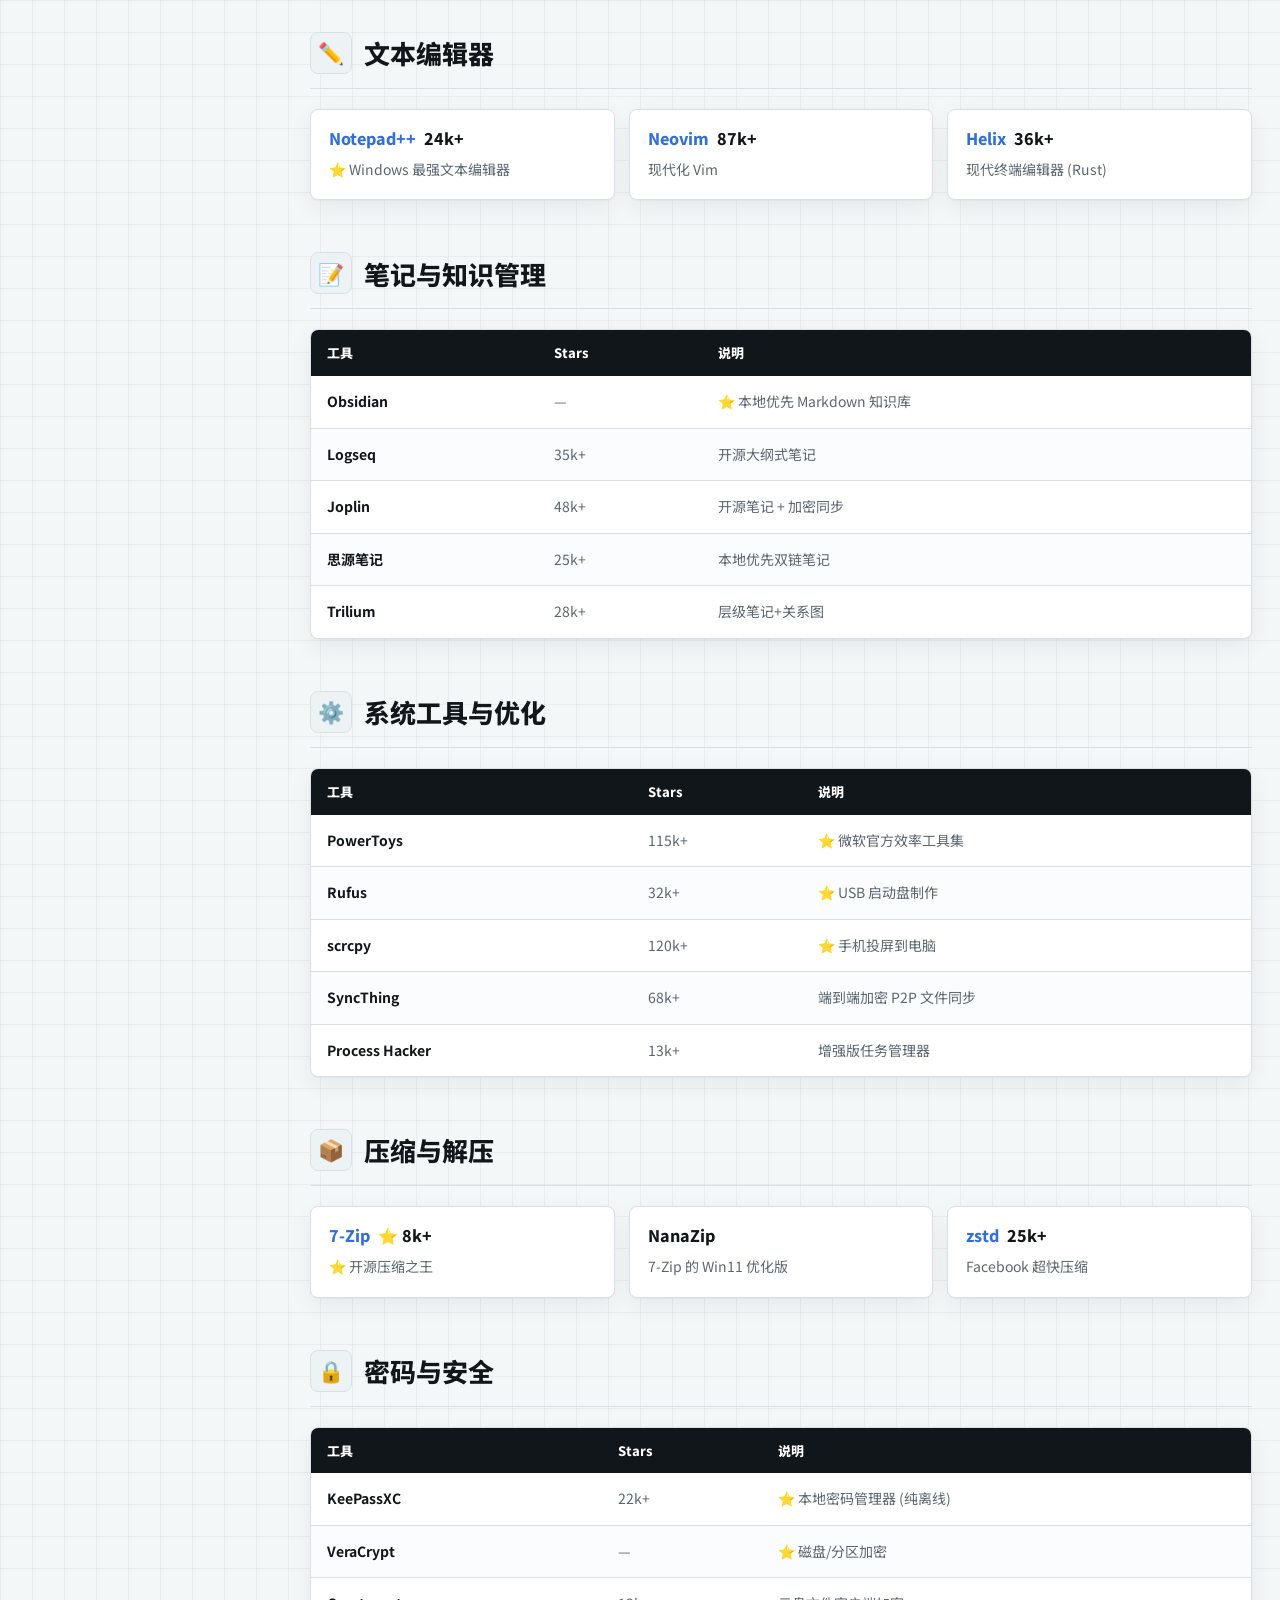
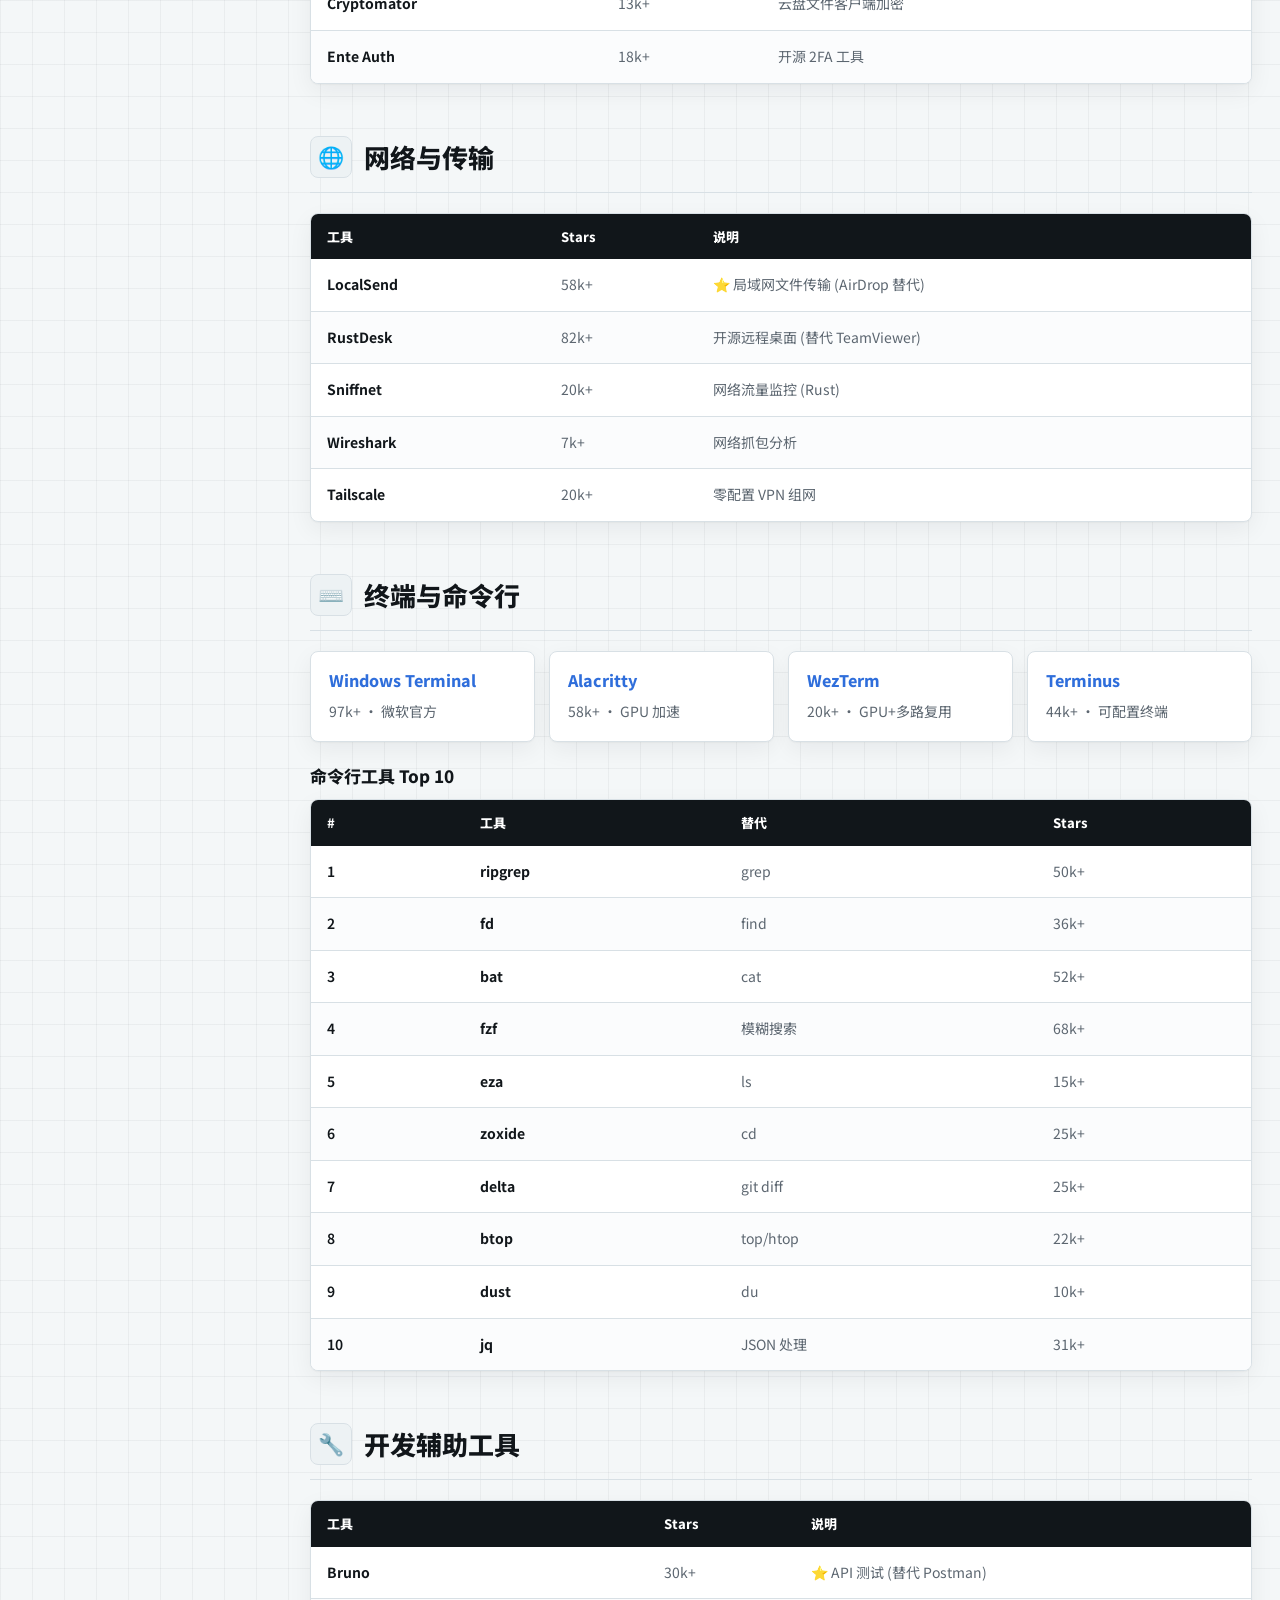
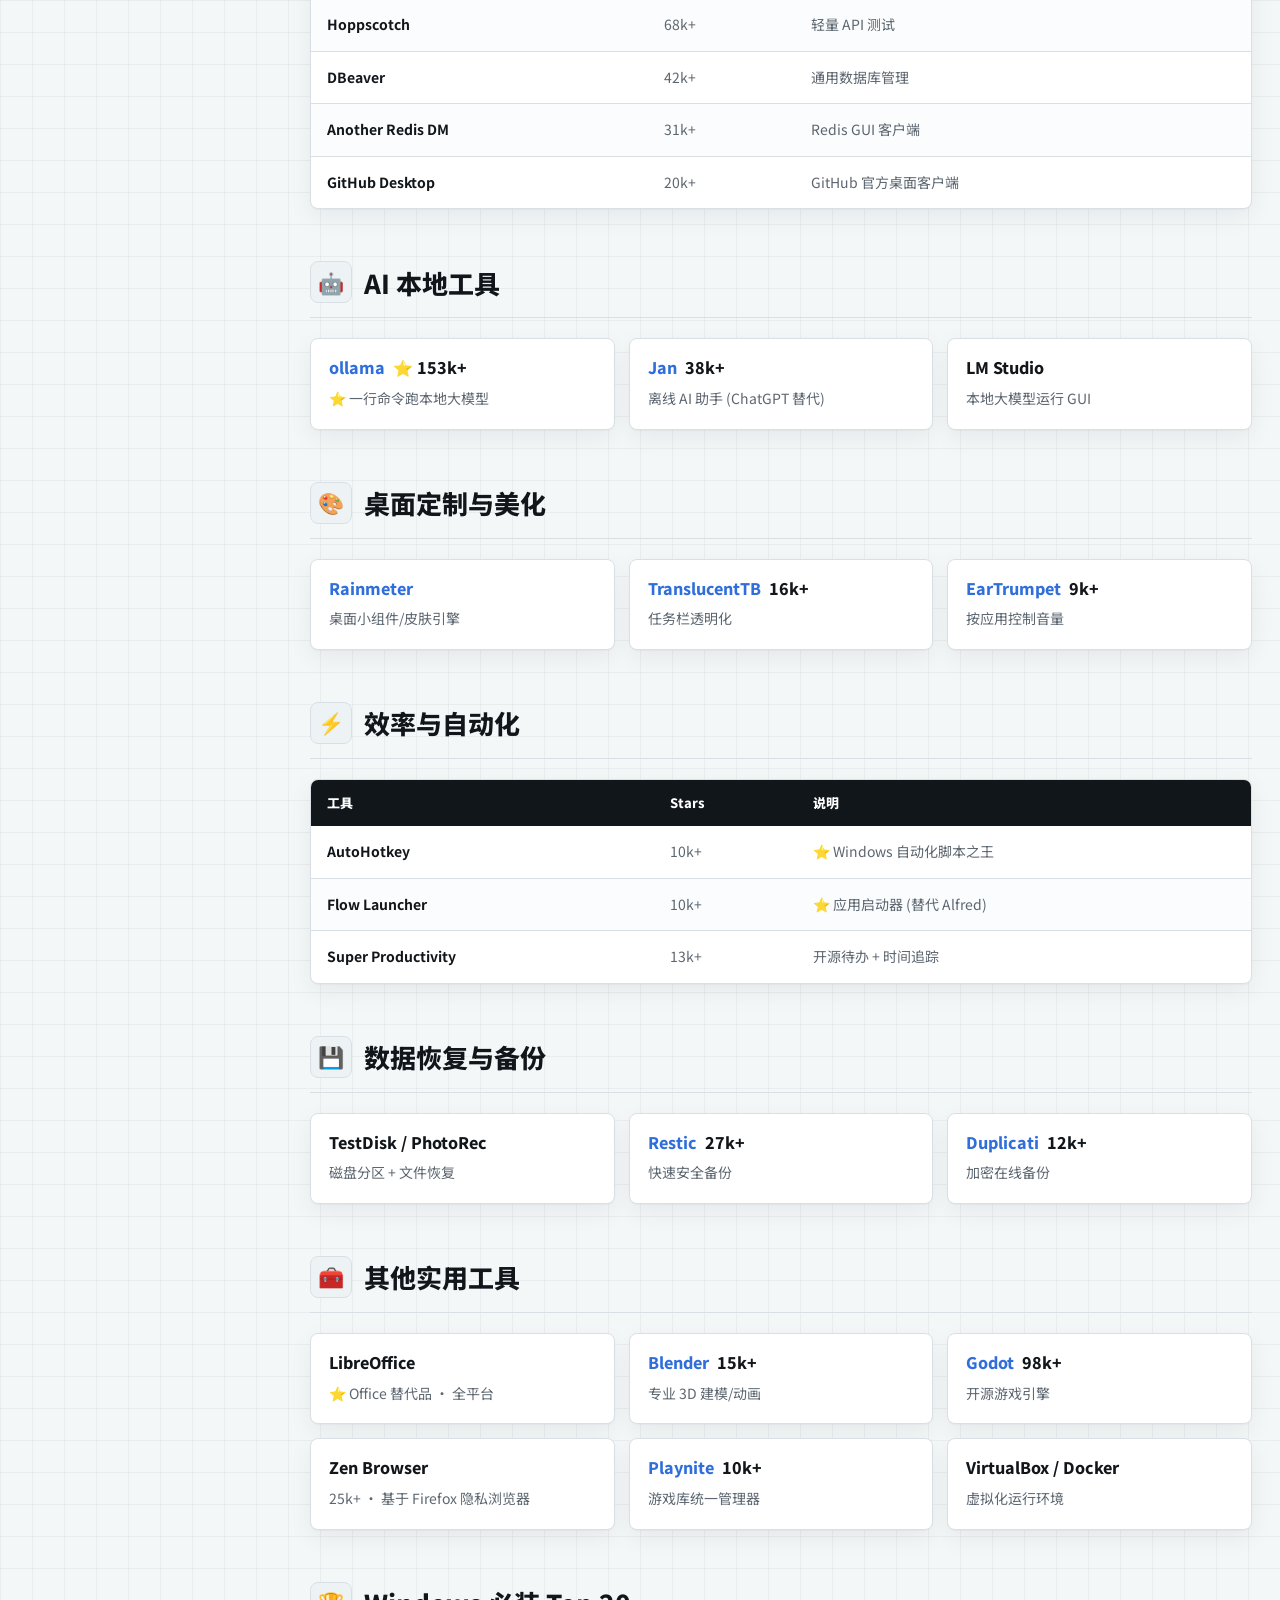
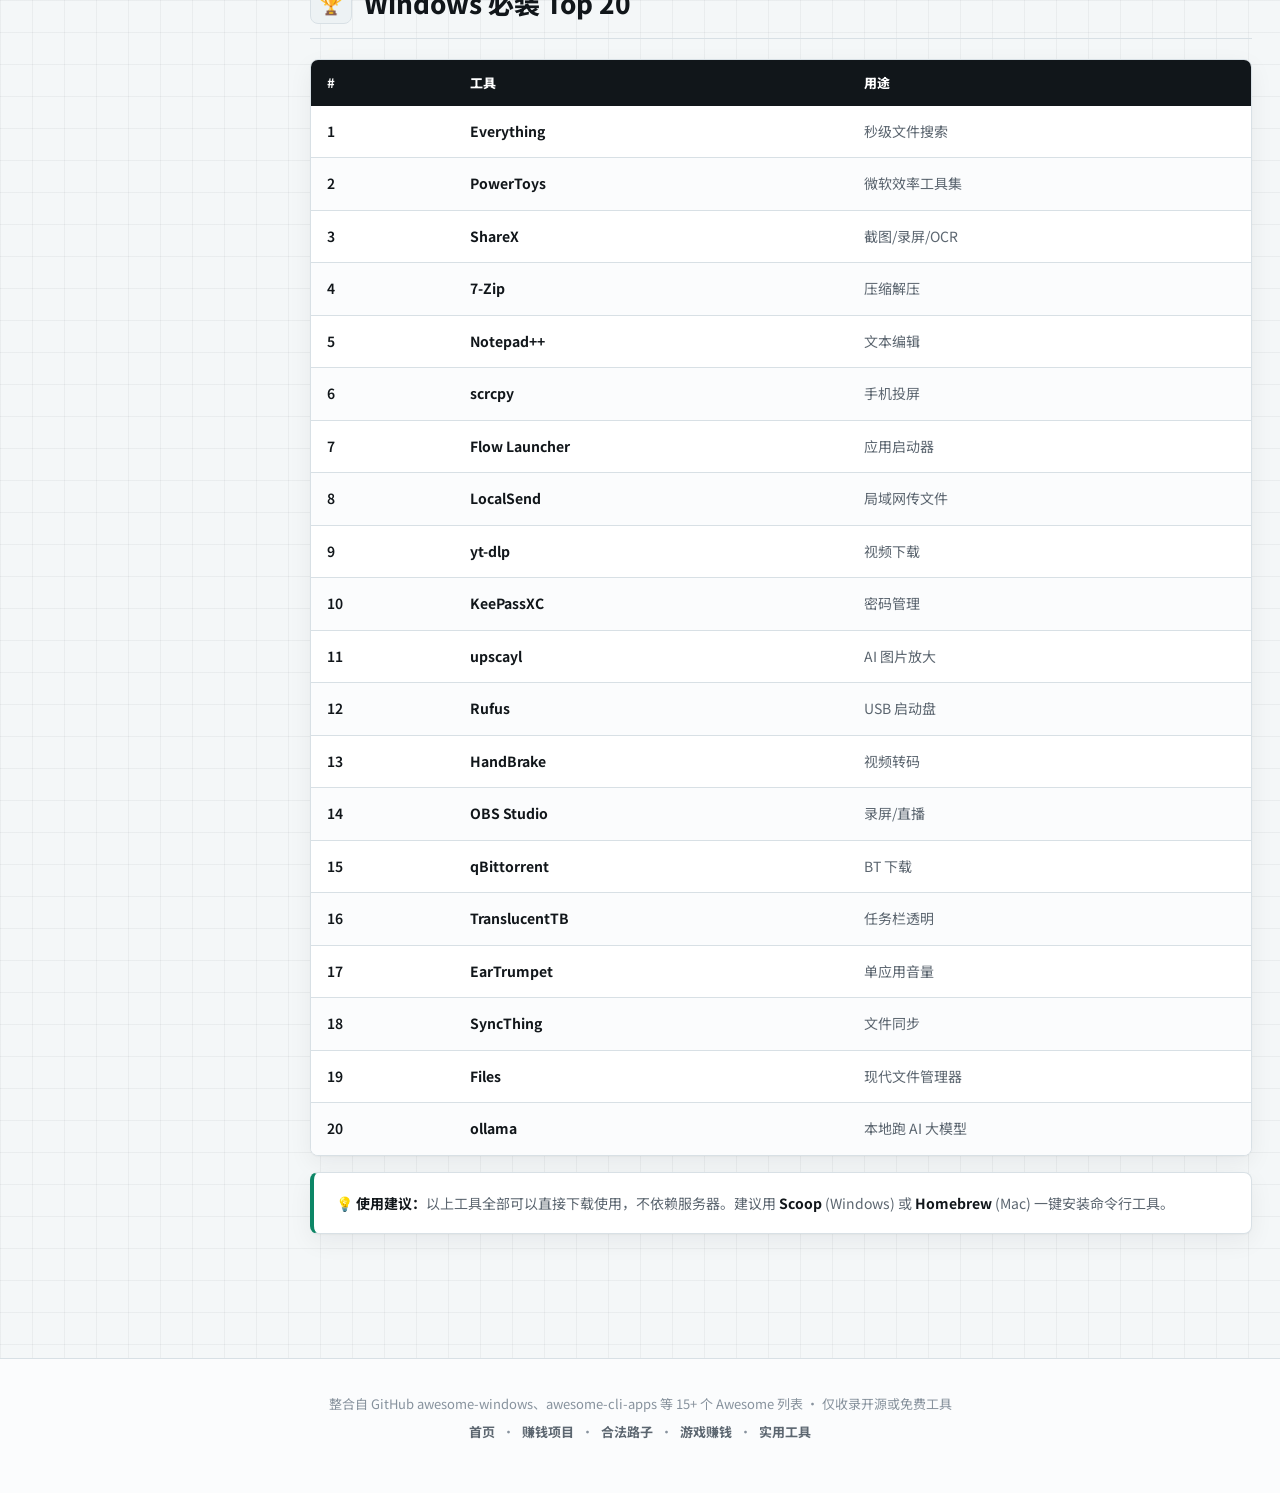
<file: tools.html>
<!DOCTYPE html>
<html lang="zh-CN">

<head>
  <meta charset="UTF-8">
  <meta name="viewport" content="width=device-width, initial-scale=1.0">
  <title>GitHub 实用单机小工具大全 - 程序员赚钱知识库</title>
  <link rel="icon" type="image/svg+xml" href="favicon.svg">
  <link rel="stylesheet" href="style.css">
</head>

<body>

  <nav class="nav" aria-label="主导航">
    <div class="nav-inner">
      <a href="index.html" class="nav-logo">赚钱知识库</a>
      <button class="menu-btn" type="button" aria-label="打开导航菜单" aria-expanded="false">☰</button>
      <div class="nav-links">
        <a href="index.html">首页</a>
        <a href="projects.html">赚钱项目</a>
        <a href="legal.html">合法路子</a>
        <a href="games.html">游戏赚钱</a>
        <a href="tools.html" class="active">实用工具</a>
      </div>
    </div>
  </nav>

  <section class="hero">
    <h1>实用单机小工具大全</h1>
    <p>精选 GitHub 上 200+ 个开源实用小工具，全部本地运行、无需服务器</p>
    <div class="stats">
      <div class="stat">
        <div class="stat-val">20</div>
        <div class="stat-label">大分类</div>
      </div>
      <div class="stat">
        <div class="stat-val">200+</div>
        <div class="stat-label">工具</div>
      </div>
      <div class="stat">
        <div class="stat-val">100%</div>
        <div class="stat-label">免费/开源</div>
      </div>
    </div>
  </section>

  <div class="page-layout">
    <aside class="toc-sidebar">
      <div class="toc-title">目录导航</div>
      <a href="#t1">文件管理</a>
      <a href="#t2">图片处理</a>
      <a href="#t3">视频/音频</a>
      <a href="#t4">PDF 工具</a>
      <a href="#t5">截图录屏</a>
      <a href="#t6">剪贴板</a>
      <a href="#t7">下载工具</a>
      <a href="#t8">文本编辑器</a>
      <a href="#t9">笔记管理</a>
      <a href="#t10">系统优化</a>
      <a href="#t11">压缩解压</a>
      <a href="#t12">密码安全</a>
      <a href="#t13">网络传输</a>
      <a href="#t14">终端命令行</a>
      <a href="#t15">开发辅助</a>
      <a href="#t16">AI 本地</a>
      <a href="#t17">桌面美化</a>
      <a href="#t18">效率自动化</a>
      <a href="#t19">数据恢复</a>
      <a href="#t20">其他工具</a>
      <a href="#top20">必装 Top 20</a>
    </aside>

    <main class="page-main">

      <!-- 1 文件管理 -->
      <section class="section reveal" id="t1">
        <h2 class="section-title"><span class="icon">📁</span> 文件管理与搜索</h2>
        <div class="table-wrap">
          <table>
            <thead>
              <tr>
                <th scope="col">工具</th>
                <th scope="col">Stars</th>
                <th scope="col">说明</th>
                <th scope="col">平台</th>
              </tr>
            </thead>
            <tbody>
              <tr>
                <td><strong>Everything</strong></td>
                <td>—</td>
                <td>⭐ 秒级文件搜索，Windows 必装</td>
                <td><span class="tool-tag t-win">Win</span></td>
              </tr>
              <tr>
                <td><a href="https://github.com/files-community/Files" target="_blank"><strong>Files</strong></a></td>
                <td>36k+</td>
                <td>现代化文件管理器</td>
                <td><span class="tool-tag t-win">Win</span></td>
              </tr>
              <tr>
                <td><a href="https://github.com/spacedriveapp/spacedrive"
                    target="_blank"><strong>Spacedrive</strong></a></td>
                <td>35k+</td>
                <td>跨平台虚拟分布式文件系统</td>
                <td><span class="tool-tag t-all">全平台</span></td>
              </tr>
              <tr>
                <td><a href="https://github.com/Tichau/FileConverter" target="_blank"><strong>File
                      Converter</strong></a></td>
                <td>6k+</td>
                <td>右键一键转换格式</td>
                <td><span class="tool-tag t-win">Win</span></td>
              </tr>
              <tr>
                <td><strong>FreeFileSync</strong></td>
                <td>—</td>
                <td>文件/文件夹同步备份</td>
                <td><span class="tool-tag t-all">全平台</span></td>
              </tr>
              <tr>
                <td><a href="https://github.com/jhspetersson/fselect" target="_blank"><strong>fselect</strong></a></td>
                <td>4k+</td>
                <td>用 SQL 语法搜索文件</td>
                <td><span class="tool-tag t-all">全平台</span></td>
              </tr>
            </tbody>
          </table>
        </div>
      </section>

      <!-- 2 图片 -->
      <section class="section reveal" id="t2">
        <h2 class="section-title"><span class="icon">🖼️</span> 图片处理与查看</h2>
        <div class="table-wrap">
          <table>
            <thead>
              <tr>
                <th scope="col">工具</th>
                <th scope="col">Stars</th>
                <th scope="col">说明</th>
                <th scope="col">平台</th>
              </tr>
            </thead>
            <tbody>
              <tr>
                <td><a href="https://github.com/upscayl/upscayl" target="_blank"><strong>upscayl</strong></a></td>
                <td>40k+</td>
                <td>⭐ AI 图片放大/超分辨率</td>
                <td><span class="tool-tag t-all">全平台</span></td>
              </tr>
              <tr>
                <td><strong>GIMP</strong></td>
                <td>18k+</td>
                <td>功能媲美 Photoshop</td>
                <td><span class="tool-tag t-all">全平台</span></td>
              </tr>
              <tr>
                <td><strong>Inkscape</strong></td>
                <td>5k+</td>
                <td>专业矢量图形 (替代 AI)</td>
                <td><span class="tool-tag t-all">全平台</span></td>
              </tr>
              <tr>
                <td><strong>Krita</strong></td>
                <td>8k+</td>
                <td>数字绘画/插画</td>
                <td><span class="tool-tag t-all">全平台</span></td>
              </tr>
              <tr>
                <td><strong>Paint.NET</strong></td>
                <td>—</td>
                <td>轻量级图片编辑</td>
                <td><span class="tool-tag t-win">Win</span></td>
              </tr>
              <tr>
                <td><a href="https://github.com/ImageMagick/ImageMagick"
                    target="_blank"><strong>ImageMagick</strong></a></td>
                <td>12k+</td>
                <td>命令行图片处理瑞士军刀</td>
                <td><span class="tool-tag t-all">全平台</span></td>
              </tr>
            </tbody>
          </table>
        </div>
      </section>

      <!-- 3 视频音频 -->
      <section class="section reveal" id="t3">
        <h2 class="section-title"><span class="icon">🎬</span> 视频/音频处理</h2>
        <div class="table-wrap">
          <table>
            <thead>
              <tr>
                <th scope="col">工具</th>
                <th scope="col">Stars</th>
                <th scope="col">说明</th>
                <th scope="col">平台</th>
              </tr>
            </thead>
            <tbody>
              <tr>
                <td><a href="https://github.com/FFmpeg/FFmpeg" target="_blank"><strong>FFmpeg</strong></a></td>
                <td>50k+</td>
                <td>⭐ 音视频命令行之王</td>
                <td><span class="tool-tag t-all">全平台</span></td>
              </tr>
              <tr>
                <td><a href="https://github.com/HandBrake/HandBrake" target="_blank"><strong>HandBrake</strong></a></td>
                <td>18k+</td>
                <td>⭐ 视频转码/压缩神器</td>
                <td><span class="tool-tag t-all">全平台</span></td>
              </tr>
              <tr>
                <td><a href="https://github.com/obsproject/obs-studio" target="_blank"><strong>OBS Studio</strong></a>
                </td>
                <td>65k+</td>
                <td>直播推流 + 录屏</td>
                <td><span class="tool-tag t-all">全平台</span></td>
              </tr>
              <tr>
                <td><a href="https://github.com/NickeManarin/ScreenToGif"
                    target="_blank"><strong>ScreenToGif</strong></a></td>
                <td>25k+</td>
                <td>录屏→GIF/视频</td>
                <td><span class="tool-tag t-win">Win</span></td>
              </tr>
              <tr>
                <td><a href="https://github.com/audacity/audacity" target="_blank"><strong>Audacity</strong></a></td>
                <td>13k+</td>
                <td>⭐ 音频录制/编辑/降噪</td>
                <td><span class="tool-tag t-all">全平台</span></td>
              </tr>
              <tr>
                <td><a href="https://github.com/mpv-player/mpv" target="_blank"><strong>mpv</strong></a></td>
                <td>30k+</td>
                <td>轻量高性能播放器</td>
                <td><span class="tool-tag t-all">全平台</span></td>
              </tr>
            </tbody>
          </table>
        </div>
      </section>

      <!-- 4-6 PDF/截图/剪贴板 -->
      <section class="section reveal" id="t4">
        <h2 class="section-title"><span class="icon">📄</span> PDF 工具</h2>
        <div class="table-wrap">
          <table>
            <thead>
              <tr>
                <th scope="col">工具</th>
                <th scope="col">Stars</th>
                <th scope="col">说明</th>
                <th scope="col">平台</th>
              </tr>
            </thead>
            <tbody>
              <tr>
                <td><a href="https://github.com/Stirling-Tools/Stirling-PDF"
                    target="_blank"><strong>Stirling-PDF</strong></a></td>
                <td>60k+</td>
                <td>⭐ GitHub #1 PDF 工具</td>
                <td><span class="tool-tag t-all">全平台</span></td>
              </tr>
              <tr>
                <td><a href="https://github.com/sumatrapdfreader/sumatrapdf" target="_blank"><strong>Sumatra
                      PDF</strong></a></td>
                <td>14k+</td>
                <td>极速 PDF 阅读器 (仅 6MB)</td>
                <td><span class="tool-tag t-win">Win</span></td>
              </tr>
              <tr>
                <td><strong>PDFGear</strong></td>
                <td>—</td>
                <td>免费全功能 PDF 编辑器</td>
                <td><span class="tool-tag t-all">Win/Mac</span></td>
              </tr>
            </tbody>
          </table>
        </div>
      </section>

      <section class="section reveal" id="t5">
        <h2 class="section-title"><span class="icon">📸</span> 截图与录屏</h2>
        <div class="table-wrap">
          <table>
            <thead>
              <tr>
                <th scope="col">工具</th>
                <th scope="col">Stars</th>
                <th scope="col">说明</th>
                <th scope="col">平台</th>
              </tr>
            </thead>
            <tbody>
              <tr>
                <td><a href="https://github.com/ShareX/ShareX" target="_blank"><strong>ShareX</strong></a></td>
                <td>31k+</td>
                <td>⭐ 截图/录屏/OCR/标注全能</td>
                <td><span class="tool-tag t-win">Win</span></td>
              </tr>
              <tr>
                <td><a href="https://github.com/flameshot-org/flameshot" target="_blank"><strong>Flameshot</strong></a>
                </td>
                <td>25k+</td>
                <td>带标注的截图工具</td>
                <td><span class="tool-tag t-all">全平台</span></td>
              </tr>
              <tr>
                <td><a href="https://github.com/mulaRahul/keyviz" target="_blank"><strong>Keywiz</strong></a></td>
                <td>6k+</td>
                <td>实时按键显示 (录教程)</td>
                <td><span class="tool-tag t-all">Win/Mac</span></td>
              </tr>
            </tbody>
          </table>
        </div>
      </section>

      <section class="section reveal" id="t6">
        <h2 class="section-title"><span class="icon">📋</span> 剪贴板管理</h2>
        <div class="cards cards-3">
          <div class="card">
            <div class="card-title"><a href="https://github.com/hluk/CopyQ" target="_blank">CopyQ</a> ⭐ 9k+</div>
            <div class="card-desc">高级剪贴板管理，支持脚本</div>
          </div>
          <div class="card">
            <div class="card-title"><a href="https://github.com/PasteBar/PasteBarApp" target="_blank">PasteBar</a> 2k+
            </div>
            <div class="card-desc">无限剪贴板历史，免费</div>
          </div>
          <div class="card">
            <div class="card-title"><a href="https://github.com/Slackadays/Clipboard" target="_blank">Clipboard</a> 5k+
            </div>
            <div class="card-desc">现代命令行剪贴板</div>
          </div>
        </div>
      </section>

      <!-- 7 下载 -->
      <section class="section reveal" id="t7">
        <h2 class="section-title"><span class="icon">⬇️</span> 下载工具</h2>
        <div class="table-wrap">
          <table>
            <thead>
              <tr>
                <th scope="col">工具</th>
                <th scope="col">Stars</th>
                <th scope="col">说明</th>
                <th scope="col">平台</th>
              </tr>
            </thead>
            <tbody>
              <tr>
                <td><a href="https://github.com/yt-dlp/yt-dlp" target="_blank"><strong>yt-dlp</strong></a></td>
                <td>100k+</td>
                <td>⭐ 全网视频下载 (YouTube/B站)</td>
                <td><span class="tool-tag t-all">全平台</span></td>
              </tr>
              <tr>
                <td><a href="https://github.com/mikf/gallery-dl" target="_blank"><strong>gallery-dl</strong></a></td>
                <td>14k+</td>
                <td>图片站批量下载</td>
                <td><span class="tool-tag t-all">全平台</span></td>
              </tr>
              <tr>
                <td><a href="https://github.com/qbittorrent/qBittorrent"
                    target="_blank"><strong>qBittorrent</strong></a></td>
                <td>30k+</td>
                <td>免费 BT 下载</td>
                <td><span class="tool-tag t-all">全平台</span></td>
              </tr>
              <tr>
                <td><a href="https://github.com/agalwood/Motrix" target="_blank"><strong>Motrix</strong></a></td>
                <td>48k+</td>
                <td>全能下载管理器</td>
                <td><span class="tool-tag t-all">全平台</span></td>
              </tr>
            </tbody>
          </table>
        </div>
      </section>

      <!-- 8 编辑器 -->
      <section class="section reveal" id="t8">
        <h2 class="section-title"><span class="icon">✏️</span> 文本编辑器</h2>
        <div class="cards cards-3">
          <div class="card">
            <div class="card-title"><a href="https://github.com/notepad-plus-plus/notepad-plus-plus"
                target="_blank">Notepad++</a> 24k+</div>
            <div class="card-desc">⭐ Windows 最强文本编辑器</div>
          </div>
          <div class="card">
            <div class="card-title"><a href="https://github.com/neovim/neovim" target="_blank">Neovim</a> 87k+</div>
            <div class="card-desc">现代化 Vim</div>
          </div>
          <div class="card">
            <div class="card-title"><a href="https://github.com/helix-editor/helix" target="_blank">Helix</a> 36k+</div>
            <div class="card-desc">现代终端编辑器 (Rust)</div>
          </div>
        </div>
      </section>

      <!-- 9 笔记 -->
      <section class="section reveal" id="t9">
        <h2 class="section-title"><span class="icon">📝</span> 笔记与知识管理</h2>
        <div class="table-wrap">
          <table>
            <thead>
              <tr>
                <th scope="col">工具</th>
                <th scope="col">Stars</th>
                <th scope="col">说明</th>
              </tr>
            </thead>
            <tbody>
              <tr>
                <td><strong>Obsidian</strong></td>
                <td>—</td>
                <td>⭐ 本地优先 Markdown 知识库</td>
              </tr>
              <tr>
                <td><a href="https://github.com/logseq/logseq" target="_blank"><strong>Logseq</strong></a></td>
                <td>35k+</td>
                <td>开源大纲式笔记</td>
              </tr>
              <tr>
                <td><a href="https://github.com/laurent22/joplin" target="_blank"><strong>Joplin</strong></a></td>
                <td>48k+</td>
                <td>开源笔记 + 加密同步</td>
              </tr>
              <tr>
                <td><a href="https://github.com/siyuan-note/siyuan" target="_blank"><strong>思源笔记</strong></a></td>
                <td>25k+</td>
                <td>本地优先双链笔记</td>
              </tr>
              <tr>
                <td><a href="https://github.com/zadam/trilium" target="_blank"><strong>Trilium</strong></a></td>
                <td>28k+</td>
                <td>层级笔记+关系图</td>
              </tr>
            </tbody>
          </table>
        </div>
      </section>

      <!-- 10 系统 -->
      <section class="section reveal" id="t10">
        <h2 class="section-title"><span class="icon">⚙️</span> 系统工具与优化</h2>
        <div class="table-wrap">
          <table>
            <thead>
              <tr>
                <th scope="col">工具</th>
                <th scope="col">Stars</th>
                <th scope="col">说明</th>
              </tr>
            </thead>
            <tbody>
              <tr>
                <td><a href="https://github.com/microsoft/PowerToys" target="_blank"><strong>PowerToys</strong></a></td>
                <td>115k+</td>
                <td>⭐ 微软官方效率工具集</td>
              </tr>
              <tr>
                <td><a href="https://github.com/pbatard/rufus" target="_blank"><strong>Rufus</strong></a></td>
                <td>32k+</td>
                <td>⭐ USB 启动盘制作</td>
              </tr>
              <tr>
                <td><a href="https://github.com/Genymobile/scrcpy" target="_blank"><strong>scrcpy</strong></a></td>
                <td>120k+</td>
                <td>⭐ 手机投屏到电脑</td>
              </tr>
              <tr>
                <td><a href="https://github.com/syncthing/syncthing" target="_blank"><strong>SyncThing</strong></a></td>
                <td>68k+</td>
                <td>端到端加密 P2P 文件同步</td>
              </tr>
              <tr>
                <td><a href="https://github.com/PKRoma/ProcessHacker" target="_blank"><strong>Process
                      Hacker</strong></a></td>
                <td>13k+</td>
                <td>增强版任务管理器</td>
              </tr>
            </tbody>
          </table>
        </div>
      </section>

      <!-- 11-12 压缩/安全 -->
      <section class="section reveal" id="t11">
        <h2 class="section-title"><span class="icon">📦</span> 压缩与解压</h2>
        <div class="cards cards-3">
          <div class="card">
            <div class="card-title"><a href="https://github.com/ip7z/7zip" target="_blank">7-Zip</a> ⭐ 8k+</div>
            <div class="card-desc">⭐ 开源压缩之王</div>
          </div>
          <div class="card">
            <div class="card-title">NanaZip</div>
            <div class="card-desc">7-Zip 的 Win11 优化版</div>
          </div>
          <div class="card">
            <div class="card-title"><a href="https://github.com/facebook/zstd" target="_blank">zstd</a> 25k+</div>
            <div class="card-desc">Facebook 超快压缩</div>
          </div>
        </div>
      </section>

      <section class="section reveal" id="t12">
        <h2 class="section-title"><span class="icon">🔒</span> 密码与安全</h2>
        <div class="table-wrap">
          <table>
            <thead>
              <tr>
                <th scope="col">工具</th>
                <th scope="col">Stars</th>
                <th scope="col">说明</th>
              </tr>
            </thead>
            <tbody>
              <tr>
                <td><a href="https://github.com/keepassxreboot/keepassxc" target="_blank"><strong>KeePassXC</strong></a>
                </td>
                <td>22k+</td>
                <td>⭐ 本地密码管理器 (纯离线)</td>
              </tr>
              <tr>
                <td><strong>VeraCrypt</strong></td>
                <td>—</td>
                <td>⭐ 磁盘/分区加密</td>
              </tr>
              <tr>
                <td><a href="https://github.com/cryptomator/cryptomator"
                    target="_blank"><strong>Cryptomator</strong></a></td>
                <td>13k+</td>
                <td>云盘文件客户端加密</td>
              </tr>
              <tr>
                <td><a href="https://github.com/ente-io/ente" target="_blank"><strong>Ente Auth</strong></a></td>
                <td>18k+</td>
                <td>开源 2FA 工具</td>
              </tr>
            </tbody>
          </table>
        </div>
      </section>

      <!-- 13 网络 -->
      <section class="section reveal" id="t13">
        <h2 class="section-title"><span class="icon">🌐</span> 网络与传输</h2>
        <div class="table-wrap">
          <table>
            <thead>
              <tr>
                <th scope="col">工具</th>
                <th scope="col">Stars</th>
                <th scope="col">说明</th>
              </tr>
            </thead>
            <tbody>
              <tr>
                <td><a href="https://github.com/localsend/localsend" target="_blank"><strong>LocalSend</strong></a></td>
                <td>58k+</td>
                <td>⭐ 局域网文件传输 (AirDrop 替代)</td>
              </tr>
              <tr>
                <td><a href="https://github.com/rustdesk/rustdesk" target="_blank"><strong>RustDesk</strong></a></td>
                <td>82k+</td>
                <td>开源远程桌面 (替代 TeamViewer)</td>
              </tr>
              <tr>
                <td><a href="https://github.com/GyulyVGC/sniffnet" target="_blank"><strong>Sniffnet</strong></a></td>
                <td>20k+</td>
                <td>网络流量监控 (Rust)</td>
              </tr>
              <tr>
                <td><strong>Wireshark</strong></td>
                <td>7k+</td>
                <td>网络抓包分析</td>
              </tr>
              <tr>
                <td><strong>Tailscale</strong></td>
                <td>20k+</td>
                <td>零配置 VPN 组网</td>
              </tr>
            </tbody>
          </table>
        </div>
      </section>

      <!-- 14 终端 -->
      <section class="section reveal" id="t14">
        <h2 class="section-title"><span class="icon">⌨️</span> 终端与命令行</h2>
        <div class="cards cards-4">
          <div class="card">
            <div class="card-title"><a href="https://github.com/microsoft/terminal" target="_blank">Windows Terminal</a>
            </div>
            <div class="card-desc">97k+ · 微软官方</div>
          </div>
          <div class="card">
            <div class="card-title"><a href="https://github.com/alacritty/alacritty" target="_blank">Alacritty</a></div>
            <div class="card-desc">58k+ · GPU 加速</div>
          </div>
          <div class="card">
            <div class="card-title"><a href="https://github.com/wez/wezterm" target="_blank">WezTerm</a></div>
            <div class="card-desc">20k+ · GPU+多路复用</div>
          </div>
          <div class="card">
            <div class="card-title"><a href="https://github.com/Eugeny/terminus" target="_blank">Terminus</a></div>
            <div class="card-desc">44k+ · 可配置终端</div>
          </div>
        </div>
        <h3>命令行工具 Top 10</h3>
        <div class="table-wrap">
          <table>
            <thead>
              <tr>
                <th scope="col">#</th>
                <th scope="col">工具</th>
                <th scope="col">替代</th>
                <th scope="col">Stars</th>
              </tr>
            </thead>
            <tbody>
              <tr>
                <td>1</td>
                <td><a href="https://github.com/BurntSushi/ripgrep" target="_blank"><strong>ripgrep</strong></a></td>
                <td>grep</td>
                <td>50k+</td>
              </tr>
              <tr>
                <td>2</td>
                <td><a href="https://github.com/sharkdp/fd" target="_blank"><strong>fd</strong></a></td>
                <td>find</td>
                <td>36k+</td>
              </tr>
              <tr>
                <td>3</td>
                <td><a href="https://github.com/sharkdp/bat" target="_blank"><strong>bat</strong></a></td>
                <td>cat</td>
                <td>52k+</td>
              </tr>
              <tr>
                <td>4</td>
                <td><a href="https://github.com/junegunn/fzf" target="_blank"><strong>fzf</strong></a></td>
                <td>模糊搜索</td>
                <td>68k+</td>
              </tr>
              <tr>
                <td>5</td>
                <td><a href="https://github.com/eza-community/eza" target="_blank"><strong>eza</strong></a></td>
                <td>ls</td>
                <td>15k+</td>
              </tr>
              <tr>
                <td>6</td>
                <td><a href="https://github.com/ajeetdsouza/zoxide" target="_blank"><strong>zoxide</strong></a></td>
                <td>cd</td>
                <td>25k+</td>
              </tr>
              <tr>
                <td>7</td>
                <td><a href="https://github.com/dandavison/delta" target="_blank"><strong>delta</strong></a></td>
                <td>git diff</td>
                <td>25k+</td>
              </tr>
              <tr>
                <td>8</td>
                <td><a href="https://github.com/aristocratos/btop" target="_blank"><strong>btop</strong></a></td>
                <td>top/htop</td>
                <td>22k+</td>
              </tr>
              <tr>
                <td>9</td>
                <td><a href="https://github.com/bootandy/dust" target="_blank"><strong>dust</strong></a></td>
                <td>du</td>
                <td>10k+</td>
              </tr>
              <tr>
                <td>10</td>
                <td><a href="https://github.com/jqlang/jq" target="_blank"><strong>jq</strong></a></td>
                <td>JSON 处理</td>
                <td>31k+</td>
              </tr>
            </tbody>
          </table>
        </div>
      </section>

      <!-- 15 开发 -->
      <section class="section reveal" id="t15">
        <h2 class="section-title"><span class="icon">🔧</span> 开发辅助工具</h2>
        <div class="table-wrap">
          <table>
            <thead>
              <tr>
                <th scope="col">工具</th>
                <th scope="col">Stars</th>
                <th scope="col">说明</th>
              </tr>
            </thead>
            <tbody>
              <tr>
                <td><a href="https://github.com/usebruno/bruno" target="_blank"><strong>Bruno</strong></a></td>
                <td>30k+</td>
                <td>⭐ API 测试 (替代 Postman)</td>
              </tr>
              <tr>
                <td><a href="https://github.com/hoppscotch/hoppscotch" target="_blank"><strong>Hoppscotch</strong></a>
                </td>
                <td>68k+</td>
                <td>轻量 API 测试</td>
              </tr>
              <tr>
                <td><a href="https://github.com/dbeaver/dbeaver" target="_blank"><strong>DBeaver</strong></a></td>
                <td>42k+</td>
                <td>通用数据库管理</td>
              </tr>
              <tr>
                <td><a href="https://github.com/qishibo/AnotherRedisDesktopManager" target="_blank"><strong>Another
                      Redis DM</strong></a></td>
                <td>31k+</td>
                <td>Redis GUI 客户端</td>
              </tr>
              <tr>
                <td><a href="https://github.com/desktop/desktop" target="_blank"><strong>GitHub Desktop</strong></a>
                </td>
                <td>20k+</td>
                <td>GitHub 官方桌面客户端</td>
              </tr>
            </tbody>
          </table>
        </div>
      </section>

      <!-- 16 AI -->
      <section class="section reveal" id="t16">
        <h2 class="section-title"><span class="icon">🤖</span> AI 本地工具</h2>
        <div class="cards cards-3">
          <div class="card">
            <div class="card-title"><a href="https://github.com/ollama/ollama" target="_blank">ollama</a> ⭐ 153k+</div>
            <div class="card-desc">⭐ 一行命令跑本地大模型</div>
          </div>
          <div class="card">
            <div class="card-title"><a href="https://github.com/janhq/jan" target="_blank">Jan</a> 38k+</div>
            <div class="card-desc">离线 AI 助手 (ChatGPT 替代)</div>
          </div>
          <div class="card">
            <div class="card-title">LM Studio</div>
            <div class="card-desc">本地大模型运行 GUI</div>
          </div>
        </div>
      </section>

      <!-- 17-18 美化/效率 -->
      <section class="section reveal" id="t17">
        <h2 class="section-title"><span class="icon">🎨</span> 桌面定制与美化</h2>
        <div class="cards cards-3">
          <div class="card">
            <div class="card-title"><a href="https://github.com/rainmeter/rainmeter" target="_blank">Rainmeter</a></div>
            <div class="card-desc">桌面小组件/皮肤引擎</div>
          </div>
          <div class="card">
            <div class="card-title"><a href="https://github.com/TranslucentTB/TranslucentTB"
                target="_blank">TranslucentTB</a> 16k+</div>
            <div class="card-desc">任务栏透明化</div>
          </div>
          <div class="card">
            <div class="card-title"><a href="https://github.com/File-New-Project/EarTrumpet"
                target="_blank">EarTrumpet</a> 9k+</div>
            <div class="card-desc">按应用控制音量</div>
          </div>
        </div>
      </section>

      <section class="section reveal" id="t18">
        <h2 class="section-title"><span class="icon">⚡</span> 效率与自动化</h2>
        <div class="table-wrap">
          <table>
            <thead>
              <tr>
                <th scope="col">工具</th>
                <th scope="col">Stars</th>
                <th scope="col">说明</th>
              </tr>
            </thead>
            <tbody>
              <tr>
                <td><a href="https://github.com/AutoHotkey/AutoHotkey" target="_blank"><strong>AutoHotkey</strong></a>
                </td>
                <td>10k+</td>
                <td>⭐ Windows 自动化脚本之王</td>
              </tr>
              <tr>
                <td><a href="https://github.com/Flow-Launcher/Flow.Launcher" target="_blank"><strong>Flow
                      Launcher</strong></a></td>
                <td>10k+</td>
                <td>⭐ 应用启动器 (替代 Alfred)</td>
              </tr>
              <tr>
                <td><a href="https://github.com/johannesjo/super-productivity" target="_blank"><strong>Super
                      Productivity</strong></a></td>
                <td>13k+</td>
                <td>开源待办 + 时间追踪</td>
              </tr>
            </tbody>
          </table>
        </div>
      </section>

      <!-- 19-20 恢复/其他 -->
      <section class="section reveal" id="t19">
        <h2 class="section-title"><span class="icon">💾</span> 数据恢复与备份</h2>
        <div class="cards cards-3">
          <div class="card">
            <div class="card-title">TestDisk / PhotoRec</div>
            <div class="card-desc">磁盘分区 + 文件恢复</div>
          </div>
          <div class="card">
            <div class="card-title"><a href="https://github.com/restic/restic" target="_blank">Restic</a> 27k+</div>
            <div class="card-desc">快速安全备份</div>
          </div>
          <div class="card">
            <div class="card-title"><a href="https://github.com/duplicati/duplicati" target="_blank">Duplicati</a> 12k+
            </div>
            <div class="card-desc">加密在线备份</div>
          </div>
        </div>
      </section>

      <section class="section reveal" id="t20">
        <h2 class="section-title"><span class="icon">🧰</span> 其他实用工具</h2>
        <div class="cards cards-3">
          <div class="card">
            <div class="card-title">LibreOffice</div>
            <div class="card-desc">⭐ Office 替代品 · 全平台</div>
          </div>
          <div class="card">
            <div class="card-title"><a href="https://developer.blender.org/" target="_blank">Blender</a> 15k+</div>
            <div class="card-desc">专业 3D 建模/动画</div>
          </div>
          <div class="card">
            <div class="card-title"><a href="https://github.com/godotengine/godot" target="_blank">Godot</a> 98k+</div>
            <div class="card-desc">开源游戏引擎</div>
          </div>
          <div class="card">
            <div class="card-title">Zen Browser</div>
            <div class="card-desc">25k+ · 基于 Firefox 隐私浏览器</div>
          </div>
          <div class="card">
            <div class="card-title"><a href="https://github.com/JosefNemec/Playnite" target="_blank">Playnite</a> 10k+
            </div>
            <div class="card-desc">游戏库统一管理器</div>
          </div>
          <div class="card">
            <div class="card-title">VirtualBox / Docker</div>
            <div class="card-desc">虚拟化运行环境</div>
          </div>
        </div>
      </section>

      <!-- Windows Top 20 -->
      <section class="section reveal" id="top20">
        <h2 class="section-title"><span class="icon">🏆</span> Windows 必装
          Top 20</h2>
        <div class="table-wrap">
          <table>
            <thead>
              <tr>
                <th scope="col">#</th>
                <th scope="col">工具</th>
                <th scope="col">用途</th>
              </tr>
            </thead>
            <tbody>
              <tr>
                <td>1</td>
                <td><strong>Everything</strong></td>
                <td>秒级文件搜索</td>
              </tr>
              <tr>
                <td>2</td>
                <td><strong>PowerToys</strong></td>
                <td>微软效率工具集</td>
              </tr>
              <tr>
                <td>3</td>
                <td><strong>ShareX</strong></td>
                <td>截图/录屏/OCR</td>
              </tr>
              <tr>
                <td>4</td>
                <td><strong>7-Zip</strong></td>
                <td>压缩解压</td>
              </tr>
              <tr>
                <td>5</td>
                <td><strong>Notepad++</strong></td>
                <td>文本编辑</td>
              </tr>
              <tr>
                <td>6</td>
                <td><strong>scrcpy</strong></td>
                <td>手机投屏</td>
              </tr>
              <tr>
                <td>7</td>
                <td><strong>Flow Launcher</strong></td>
                <td>应用启动器</td>
              </tr>
              <tr>
                <td>8</td>
                <td><strong>LocalSend</strong></td>
                <td>局域网传文件</td>
              </tr>
              <tr>
                <td>9</td>
                <td><strong>yt-dlp</strong></td>
                <td>视频下载</td>
              </tr>
              <tr>
                <td>10</td>
                <td><strong>KeePassXC</strong></td>
                <td>密码管理</td>
              </tr>
              <tr>
                <td>11</td>
                <td><strong>upscayl</strong></td>
                <td>AI 图片放大</td>
              </tr>
              <tr>
                <td>12</td>
                <td><strong>Rufus</strong></td>
                <td>USB 启动盘</td>
              </tr>
              <tr>
                <td>13</td>
                <td><strong>HandBrake</strong></td>
                <td>视频转码</td>
              </tr>
              <tr>
                <td>14</td>
                <td><strong>OBS Studio</strong></td>
                <td>录屏/直播</td>
              </tr>
              <tr>
                <td>15</td>
                <td><strong>qBittorrent</strong></td>
                <td>BT 下载</td>
              </tr>
              <tr>
                <td>16</td>
                <td><strong>TranslucentTB</strong></td>
                <td>任务栏透明</td>
              </tr>
              <tr>
                <td>17</td>
                <td><strong>EarTrumpet</strong></td>
                <td>单应用音量</td>
              </tr>
              <tr>
                <td>18</td>
                <td><strong>SyncThing</strong></td>
                <td>文件同步</td>
              </tr>
              <tr>
                <td>19</td>
                <td><strong>Files</strong></td>
                <td>现代文件管理器</td>
              </tr>
              <tr>
                <td>20</td>
                <td><strong>ollama</strong></td>
                <td>本地跑 AI 大模型</td>
              </tr>
            </tbody>
          </table>
        </div>
        <div class="tip mt-2">
          <strong>💡 使用建议：</strong>以上工具全部可以直接下载使用，不依赖服务器。建议用 <strong>Scoop</strong> (Windows) 或
          <strong>Homebrew</strong> (Mac) 一键安装命令行工具。
        </div>
      </section>

    </main>
  </div>

  <footer class="footer">
    <p>整合自 GitHub awesome-windows、awesome-cli-apps 等 15+ 个 Awesome 列表 · 仅收录开源或免费工具</p>
    <p>
      <a href="index.html">首页</a> ·
      <a href="projects.html">赚钱项目</a> ·
      <a href="legal.html">合法路子</a> ·
      <a href="games.html">游戏赚钱</a> ·
      <a href="tools.html">实用工具</a>
    </p>
  </footer>

  <button class="back-top" id="backTop" type="button" aria-label="回到顶部">↑</button>
  <script src="main.js"></script>
</body>

</html>
</file>
<file: style.css>
/* ===== Revenue Library UI v3 ===== */
@import url('https://fonts.googleapis.com/css2?family=IBM+Plex+Sans:wght@400;500;600;700&family=Noto+Sans+SC:wght@400;500;600;700;800;900&display=swap');

:root {
  --bg-page: #f4f7f8;
  --bg-surface: #ffffff;
  --bg-subtle: #edf2f4;
  --bg-elevated: #fbfcfd;
  --text-main: #11161a;
  --text-muted: #5c6670;
  --text-light: #87929d;
  --border: #d8e0e5;
  --border-hover: #b6c3cc;
  --accent: #0d8666;
  --accent-hover: #096f55;
  --accent-bg: #e5f4ef;
  --accent-secondary: #2f6edb;
  --accent-secondary-bg: #e7eefb;
  --color-indigo: #6757c8;
  --color-green: #0d8666;
  --color-cyan: #0b7893;
  --color-orange: #b76b18;
  --color-pink: #aa3d77;
  --color-yellow: #9f7400;
  --color-red: #ba3c3c;
  --card-hover: #f7fafb;
  --radius-sm: 6px;
  --radius-md: 8px;
  --radius-lg: 8px;
  --shadow-sm: 0 1px 2px rgba(17, 22, 26, 0.04), 0 8px 24px rgba(17, 22, 26, 0.06);
  --shadow-md: 0 2px 4px rgba(17, 22, 26, 0.06), 0 16px 38px rgba(17, 22, 26, 0.1);
  --shadow-hover: 0 4px 8px rgba(17, 22, 26, 0.08), 0 18px 42px rgba(17, 22, 26, 0.12);
  --shadow-glow: 0 0 0 1px rgba(13, 134, 102, 0.14), 0 10px 28px rgba(13, 134, 102, 0.1);
  --tag-green-bg: #e5f4ef;
  --tag-green-txt: #0d755a;
  --tag-blue-bg: #e7eefb;
  --tag-blue-txt: #285bb8;
  --tag-orange-bg: #f8eee1;
  --tag-orange-txt: #9a5a12;
  --tag-red-bg: #fae9e9;
  --tag-red-txt: #9d3030;
  --tag-purple-bg: #f0ebfb;
  --tag-purple-txt: #5c47ad;
}

@media (prefers-color-scheme: dark) {
  :root {
    --bg-page: #111416;
    --bg-surface: #181d20;
    --bg-subtle: #20272b;
    --bg-elevated: #15191c;
    --text-main: #f0f4f5;
    --text-muted: #b4bec5;
    --text-light: #7f8b94;
    --border: #2d363d;
    --border-hover: #46535d;
    --accent: #42c49a;
    --accent-hover: #66d6af;
    --accent-bg: rgba(66, 196, 154, 0.12);
    --accent-secondary: #79a7ff;
    --accent-secondary-bg: rgba(121, 167, 255, 0.12);
    --card-hover: #1d2428;
    --shadow-sm: 0 1px 2px rgba(0, 0, 0, 0.18), 0 12px 34px rgba(0, 0, 0, 0.22);
    --shadow-md: 0 2px 4px rgba(0, 0, 0, 0.22), 0 18px 46px rgba(0, 0, 0, 0.28);
    --shadow-hover: 0 4px 8px rgba(0, 0, 0, 0.24), 0 22px 56px rgba(0, 0, 0, 0.34);
    --shadow-glow: 0 0 0 1px rgba(66, 196, 154, 0.18), 0 12px 30px rgba(66, 196, 154, 0.1);
    --tag-green-bg: rgba(66, 196, 154, 0.14);
    --tag-green-txt: #63d7ae;
    --tag-blue-bg: rgba(121, 167, 255, 0.14);
    --tag-blue-txt: #9abaff;
    --tag-orange-bg: rgba(245, 168, 80, 0.14);
    --tag-orange-txt: #f5b66f;
    --tag-red-bg: rgba(245, 105, 105, 0.14);
    --tag-red-txt: #ff8b8b;
    --tag-purple-bg: rgba(169, 145, 246, 0.14);
    --tag-purple-txt: #b8a6ff;
    --color-indigo: #a292ff;
    --color-green: #63d7ae;
    --color-cyan: #64d7ef;
    --color-orange: #f5b66f;
    --color-pink: #ee8dc0;
    --color-yellow: #e8c95d;
    --color-red: #ff8b8b;
  }
}

/* ===== Reset ===== */
*, *::before, *::after {
  box-sizing: border-box;
}

* {
  margin: 0;
  padding: 0;
}

html {
  font-size: 16px;
  scroll-behavior: smooth;
  scroll-padding-top: 88px;
  -webkit-text-size-adjust: 100%;
}

body {
  min-height: 100vh;
  font-family: "Noto Sans SC", "IBM Plex Sans", "Microsoft YaHei", sans-serif;
  color: var(--text-muted);
  background-color: var(--bg-page);
  background-image:
    linear-gradient(rgba(17, 22, 26, 0.045) 1px, transparent 1px),
    linear-gradient(90deg, rgba(17, 22, 26, 0.045) 1px, transparent 1px);
  background-size: 32px 32px;
  line-height: 1.68;
  -webkit-font-smoothing: antialiased;
  -moz-osx-font-smoothing: grayscale;
  text-rendering: optimizeLegibility;
  overflow-x: hidden;
}

@media (prefers-color-scheme: dark) {
  body {
    background-image:
      linear-gradient(rgba(255, 255, 255, 0.04) 1px, transparent 1px),
      linear-gradient(90deg, rgba(255, 255, 255, 0.04) 1px, transparent 1px);
  }
}

h1, h2, h3, h4, h5, h6 {
  color: var(--text-main);
  font-weight: 800;
  line-height: 1.22;
  letter-spacing: 0;
}

p {
  letter-spacing: 0;
}

a {
  color: var(--accent-secondary);
  text-decoration: none;
  transition: color 0.18s ease, background-color 0.18s ease, border-color 0.18s ease, transform 0.18s ease;
}

a:hover {
  color: var(--accent-hover);
}

strong {
  color: var(--text-main);
  font-weight: 700;
}

::selection {
  color: #ffffff;
  background: var(--accent);
}

/* ===== Navigation ===== */
.nav {
  position: sticky;
  top: 0;
  z-index: 100;
  background: rgba(244, 247, 248, 0.9);
  border-bottom: 1px solid var(--border);
  backdrop-filter: blur(18px) saturate(160%);
  -webkit-backdrop-filter: blur(18px) saturate(160%);
}

@media (prefers-color-scheme: dark) {
  .nav {
    background: rgba(17, 20, 22, 0.9);
  }
}

.nav.scrolled {
  box-shadow: var(--shadow-sm);
}

.nav-inner {
  display: flex;
  align-items: center;
  justify-content: space-between;
  max-width: 1280px;
  height: 68px;
  margin: 0 auto;
  padding: 0 28px;
  gap: 20px;
}

.nav-logo {
  display: inline-flex;
  align-items: center;
  gap: 10px;
  color: var(--text-main);
  font-size: 17px;
  font-weight: 800;
  white-space: nowrap;
}

.nav-logo::before {
  content: "";
  width: 10px;
  height: 26px;
  border-radius: 2px;
  background: linear-gradient(180deg, var(--accent), var(--accent-secondary));
  box-shadow: 10px 0 0 rgba(183, 107, 24, 0.8);
}

.nav-links {
  display: flex;
  align-items: center;
  gap: 6px;
}

.nav-links a {
  display: inline-flex;
  align-items: center;
  min-height: 38px;
  padding: 0 14px;
  border: 1px solid transparent;
  border-radius: var(--radius-sm);
  color: var(--text-muted);
  font-size: 14px;
  font-weight: 700;
}

.nav-links a:hover {
  color: var(--text-main);
  background: var(--bg-surface);
  border-color: var(--border);
}

.nav-links a.active {
  color: #ffffff;
  background: var(--text-main);
  border-color: var(--text-main);
}

.menu-btn {
  display: none;
  align-items: center;
  justify-content: center;
  width: 42px;
  height: 42px;
  border: 1px solid var(--border);
  border-radius: var(--radius-sm);
  color: var(--text-main);
  background: var(--bg-surface);
  font-size: 20px;
  cursor: pointer;
}

.menu-btn:hover {
  border-color: var(--border-hover);
}

/* ===== Hero ===== */
.hero {
  position: relative;
  display: grid;
  grid-template-columns: minmax(0, 1fr) 376px;
  gap: 44px;
  align-items: end;
  max-width: 1280px;
  margin: 0 auto;
  padding: 76px 28px 58px;
}

.hero > * {
  min-width: 0;
}

.hero::after {
  content: "";
  position: absolute;
  left: 28px;
  right: 28px;
  bottom: 0;
  height: 1px;
  background: linear-gradient(90deg, transparent, var(--border), transparent);
}

.hero h1 {
  max-width: 820px;
  margin: 0 0 18px;
  font-size: 52px;
  font-weight: 900;
}

.hero h1::after {
  content: "";
  display: block;
  width: 92px;
  height: 4px;
  margin-top: 24px;
  border-radius: 999px;
  background: linear-gradient(90deg, var(--accent), var(--accent-secondary), var(--color-orange));
}

.hero p {
  max-width: 760px;
  color: var(--text-muted);
  font-size: 18px;
  font-weight: 500;
}

.hero .stats {
  grid-column: 2;
  grid-row: 1 / span 2;
  display: grid;
  grid-template-columns: repeat(2, minmax(0, 1fr));
  gap: 10px;
  align-self: stretch;
  min-height: 222px;
  width: 100%;
  padding: 12px;
  background: var(--bg-surface);
  border: 1px solid var(--border);
  border-radius: var(--radius-lg);
  box-shadow: var(--shadow-sm);
}

.hero .stat {
  display: flex;
  flex-direction: column;
  justify-content: flex-end;
  min-height: 92px;
  padding: 16px;
  background: var(--bg-subtle);
  border: 1px solid rgba(17, 22, 26, 0.03);
  border-radius: var(--radius-sm);
}

.hero .stat:nth-child(1) {
  border-top: 3px solid var(--accent);
}

.hero .stat:nth-child(2) {
  border-top: 3px solid var(--accent-secondary);
}

.hero .stat:nth-child(3) {
  border-top: 3px solid var(--color-orange);
}

.hero .stat:nth-child(4) {
  border-top: 3px solid var(--color-indigo);
}

.hero .stat-val {
  color: var(--text-main);
  font-family: "IBM Plex Sans", "Noto Sans SC", sans-serif;
  font-size: 32px;
  font-weight: 700;
  line-height: 1;
}

.hero .stat-label {
  margin-top: 8px;
  color: var(--text-light);
  font-size: 13px;
  font-weight: 700;
}

/* ===== Shared Layout ===== */
.container {
  max-width: 1280px;
  margin: 0 auto;
  padding: 34px 28px 64px;
}

.page-layout {
  display: grid;
  grid-template-columns: 248px minmax(0, 1fr);
  gap: 34px;
  max-width: 1280px;
  margin: 0 auto;
  padding: 38px 28px 72px;
}

.page-main {
  min-width: 0;
}

/* ===== Hub Cards ===== */
.hub-grid {
  display: grid;
  grid-template-columns: repeat(4, minmax(0, 1fr));
  gap: 14px;
}

.hub-grid > a {
  display: block;
  min-width: 0;
}

.hub-card {
  position: relative;
  display: flex;
  flex-direction: column;
  min-height: 100%;
  padding: 24px;
  overflow: hidden;
  text-align: left;
  color: inherit;
  background: var(--bg-surface);
  border: 1px solid var(--border);
  border-radius: var(--radius-lg);
  box-shadow: var(--shadow-sm);
  transition: transform 0.18s ease, border-color 0.18s ease, box-shadow 0.18s ease, background-color 0.18s ease;
}

.hub-card::before {
  content: "";
  position: absolute;
  top: 0;
  left: 0;
  width: 100%;
  height: 4px;
  background: linear-gradient(90deg, var(--accent), var(--accent-secondary), var(--color-orange));
}

.hub-card:hover {
  transform: translateY(-4px);
  background: var(--bg-elevated);
  border-color: var(--border-hover);
  box-shadow: var(--shadow-hover);
}

.hub-icon {
  display: inline-flex;
  align-items: center;
  justify-content: center;
  width: 44px;
  height: 44px;
  margin: 0 0 18px;
  border: 1px solid var(--border);
  border-radius: var(--radius-md);
  background: var(--bg-subtle) !important;
  font-size: 22px;
}

.hub-card h3 {
  margin-bottom: 10px;
  font-size: 20px;
}

.hub-card p {
  margin-bottom: 22px;
  color: var(--text-muted);
  font-size: 14px;
  line-height: 1.7;
}

.hub-stats {
  display: grid;
  grid-template-columns: repeat(3, minmax(0, 1fr));
  gap: 10px;
  margin-top: auto;
  padding-top: 16px;
  border-top: 1px solid var(--border);
}

.hub-stats > div {
  min-width: 0;
}

.hub-stat-val {
  display: block;
  color: var(--text-main);
  font-family: "IBM Plex Sans", "Noto Sans SC", sans-serif;
  font-size: 18px;
  font-weight: 700;
}

.hub-stat-lbl {
  display: block;
  color: var(--text-light);
  font-size: 12px;
  font-weight: 700;
  line-height: 1.35;
}

.hub-arrow {
  position: absolute;
  top: 18px;
  right: 18px;
  display: inline-flex;
  align-items: center;
  justify-content: center;
  width: 32px;
  height: 32px;
  border: 1px solid var(--border);
  border-radius: var(--radius-sm);
  color: var(--text-main);
  background: var(--bg-subtle);
  font-family: "IBM Plex Sans", sans-serif;
  font-size: 18px;
  line-height: 1;
}

/* ===== TOC Sidebar ===== */
.toc-sidebar {
  position: sticky;
  top: 92px;
  align-self: start;
  max-height: calc(100vh - 112px);
  overflow-y: auto;
  padding: 12px;
  background: var(--bg-surface);
  border: 1px solid var(--border);
  border-radius: var(--radius-lg);
  box-shadow: var(--shadow-sm);
  scrollbar-width: thin;
  scrollbar-color: var(--border-hover) transparent;
}

.toc-title {
  margin: 2px 6px 10px;
  color: var(--text-light);
  font-size: 12px;
  font-weight: 800;
}

.toc-sidebar a {
  display: flex;
  align-items: center;
  min-height: 34px;
  padding: 7px 10px;
  border-left: 3px solid transparent;
  border-radius: var(--radius-sm);
  color: var(--text-muted);
  font-size: 13px;
  font-weight: 700;
  line-height: 1.35;
}

.toc-sidebar a:hover {
  color: var(--text-main);
  background: var(--card-hover);
}

.toc-sidebar a.active {
  color: var(--accent);
  background: var(--accent-bg);
  border-left-color: var(--accent);
}

/* ===== Sections ===== */
.section {
  margin-bottom: 52px;
  scroll-margin-top: 94px;
}

.section-title {
  display: flex;
  align-items: center;
  gap: 12px;
  margin-bottom: 20px;
  padding-bottom: 14px;
  border-bottom: 1px solid var(--border);
  font-size: 26px;
}

.section-title .icon {
  display: inline-flex;
  align-items: center;
  justify-content: center;
  flex: 0 0 auto;
  width: 42px;
  height: 42px;
  border: 1px solid var(--border);
  border-radius: var(--radius-md);
  background: var(--bg-subtle) !important;
  box-shadow: none;
  font-size: 21px;
}

.section h3 {
  margin: 24px 0 12px;
  color: var(--text-main);
  font-size: 17px !important;
  font-weight: 800;
}

.section > h3:first-child {
  margin-top: 0;
}

.hub-grid + .section {
  margin-top: 64px;
}

/* ===== Cards ===== */
.cards {
  display: grid;
  gap: 14px;
}

.cards-2 {
  grid-template-columns: repeat(2, minmax(0, 1fr));
}

.cards-3 {
  grid-template-columns: repeat(3, minmax(0, 1fr));
}

.cards-4 {
  grid-template-columns: repeat(4, minmax(0, 1fr));
}

.card {
  position: relative;
  padding: 18px;
  color: var(--text-muted);
  background: var(--bg-surface);
  border: 1px solid var(--border);
  border-radius: var(--radius-lg);
  box-shadow: var(--shadow-sm);
  transition: transform 0.18s ease, border-color 0.18s ease, box-shadow 0.18s ease, background-color 0.18s ease;
}

.card:hover {
  transform: translateY(-2px);
  background: var(--bg-elevated);
  border-color: var(--border-hover);
  box-shadow: var(--shadow-md);
}

.card-title {
  display: flex;
  align-items: center;
  gap: 8px;
  margin-bottom: 8px;
  color: var(--text-main);
  font-size: 16px;
  font-weight: 800;
  line-height: 1.35;
}

.card-desc {
  color: var(--text-muted);
  font-size: 14px;
  line-height: 1.7;
}

.card-footer {
  display: flex;
  flex-wrap: wrap;
  gap: 6px;
  margin-top: 14px;
  padding-top: 14px;
  border-top: 1px solid var(--border);
}

/* ===== Tables ===== */
.table-wrap {
  overflow-x: auto;
  background: var(--bg-surface);
  border: 1px solid var(--border);
  border-radius: var(--radius-lg);
  box-shadow: var(--shadow-sm);
}

table {
  width: 100%;
  min-width: 620px;
  border-collapse: collapse;
  text-align: left;
}

thead {
  background: var(--text-main);
}

th {
  padding: 12px 16px;
  color: var(--bg-surface);
  font-size: 13px;
  font-weight: 800;
  vertical-align: middle;
  white-space: nowrap;
}

td {
  padding: 14px 16px;
  border-bottom: 1px solid var(--border);
  color: var(--text-muted);
  font-size: 14px;
  vertical-align: top;
}

tbody tr:nth-child(even) {
  background: var(--bg-elevated);
}

tbody tr:last-child td {
  border-bottom: 0;
}

tbody tr {
  transition: background-color 0.18s ease;
}

tbody tr:hover {
  background: var(--accent-bg);
}

td:first-child {
  color: var(--text-main);
  font-weight: 600;
}

/* ===== Tips & Code Flows ===== */
.tip {
  position: relative;
  margin: 20px 0;
  padding: 18px 20px 18px 22px;
  overflow: hidden;
  color: var(--text-muted);
  background: var(--bg-surface);
  border: 1px solid var(--border);
  border-left: 4px solid var(--accent);
  border-radius: var(--radius-lg);
  box-shadow: var(--shadow-sm);
  font-size: 14px;
  line-height: 1.75;
}

.tip strong {
  color: var(--text-main);
}

.tip-green {
  border-left-color: var(--accent);
}

.tip-yellow {
  border-left-color: var(--color-yellow);
}

.tip-red {
  border-left-color: var(--color-red);
}

.flow {
  overflow-x: auto;
  padding: 18px 20px;
  color: #dfe8e5;
  background: #101619;
  border: 1px solid #2a3439;
  border-left: 4px solid var(--accent);
  border-radius: var(--radius-lg);
  font-family: "Cascadia Code", "SFMono-Regular", Consolas, monospace;
  font-size: 13px;
  line-height: 1.9;
  white-space: pre-wrap;
}

/* ===== Tags ===== */
.tag,
.tool-tag {
  display: inline-flex;
  align-items: center;
  justify-content: center;
  min-height: 24px;
  padding: 3px 9px;
  border-radius: var(--radius-sm);
  font-size: 12px;
  font-weight: 800;
  line-height: 1;
  white-space: nowrap;
}

.tag {
  background: var(--tag-blue-bg);
  color: var(--tag-blue-txt);
}

.tag-green,
.t-all {
  background: var(--tag-green-bg);
  color: var(--tag-green-txt);
}

.tag-yellow,
.tag-orange,
.t-mac {
  background: var(--tag-orange-bg);
  color: var(--tag-orange-txt);
}

.tag-red {
  background: var(--tag-red-bg);
  color: var(--tag-red-txt);
}

.tag-pink,
.tag-cyan {
  background: var(--tag-purple-bg);
  color: var(--tag-purple-txt);
}

.t-win {
  background: var(--tag-blue-bg);
  color: var(--tag-blue-txt);
}

/* ===== Home Sections ===== */
.principles {
  display: grid;
  grid-template-columns: repeat(4, minmax(0, 1fr));
  gap: 14px;
  margin-top: 18px;
}

.principle {
  display: grid;
  grid-template-columns: 38px minmax(0, 1fr);
  gap: 12px;
  align-items: start;
  padding: 18px;
  background: var(--bg-surface);
  border: 1px solid var(--border);
  border-radius: var(--radius-lg);
  box-shadow: var(--shadow-sm);
}

.principle:hover {
  border-color: var(--border-hover);
  box-shadow: var(--shadow-md);
}

.principle .num {
  display: inline-flex;
  align-items: center;
  justify-content: center;
  width: 34px;
  height: 34px;
  border-radius: var(--radius-sm);
  background: var(--accent-bg) !important;
  color: var(--accent) !important;
  font-family: "IBM Plex Sans", "Noto Sans SC", sans-serif;
  font-size: 14px;
  font-weight: 700;
}

.principle h4 {
  margin-bottom: 6px;
  font-size: 15px;
}

.principle p {
  color: var(--text-muted);
  font-size: 13px;
  line-height: 1.65;
}

.repo-list {
  display: grid;
  grid-template-columns: repeat(2, minmax(0, 1fr));
  gap: 12px;
  margin-top: 18px;
}

.repo-card {
  display: grid;
  grid-template-columns: 78px minmax(0, 1fr);
  gap: 14px;
  align-items: center;
  min-height: 74px;
  padding: 14px 16px;
  color: inherit;
  background: var(--bg-surface);
  border: 1px solid var(--border);
  border-radius: var(--radius-lg);
  box-shadow: var(--shadow-sm);
  transition: transform 0.18s ease, border-color 0.18s ease, box-shadow 0.18s ease, background-color 0.18s ease;
}

.repo-card:hover {
  transform: translateY(-2px);
  color: inherit;
  background: var(--bg-elevated);
  border-color: var(--border-hover);
  box-shadow: var(--shadow-glow);
}

.repo-stars {
  display: inline-flex;
  align-items: center;
  justify-content: center;
  min-height: 30px;
  padding: 4px 8px;
  color: var(--color-yellow);
  background: var(--tag-orange-bg);
  border-radius: var(--radius-sm);
  font-size: 12px;
  font-weight: 800;
  white-space: nowrap;
}

.repo-card .text-sm {
  color: var(--text-muted);
}

/* ===== Footer & Utilities ===== */
.footer {
  padding: 34px 28px 44px;
  color: var(--text-light);
  background: var(--bg-elevated);
  border-top: 1px solid var(--border);
  text-align: center;
  font-size: 13px;
}

.footer p {
  margin-bottom: 6px;
}

.footer a {
  margin: 0 4px;
  color: var(--text-muted);
  font-weight: 700;
}

.footer a:hover {
  color: var(--accent);
}

.back-top {
  position: fixed;
  right: 24px;
  bottom: 24px;
  z-index: 60;
  display: flex;
  align-items: center;
  justify-content: center;
  width: 44px;
  height: 44px;
  color: #ffffff;
  background: var(--text-main);
  border: 1px solid var(--text-main);
  border-radius: var(--radius-md);
  box-shadow: var(--shadow-md);
  font-size: 20px;
  cursor: pointer;
  opacity: 0;
  transform: translateY(12px);
  pointer-events: none;
  transition: opacity 0.18s ease, transform 0.18s ease, background-color 0.18s ease;
}

.back-top.show {
  opacity: 1;
  transform: translateY(0);
  pointer-events: auto;
}

.back-top:hover {
  background: var(--accent);
  border-color: var(--accent);
}

.mt-1 {
  margin-top: 8px;
}

.mt-2 {
  margin-top: 16px;
}

.mt-3 {
  margin-top: 24px;
}

.mb-2 {
  margin-bottom: 16px;
}

.text-center {
  text-align: center;
}

.text-sm {
  font-size: 14px;
}

.fw-700 {
  color: var(--text-main);
  font-weight: 800;
}

/* ===== Animations ===== */
@keyframes riseIn {
  from {
    opacity: 0;
    transform: translateY(14px);
  }
  to {
    opacity: 1;
    transform: translateY(0);
  }
}

.hero {
  animation: riseIn 0.42s ease both;
}

.reveal {
  opacity: 0;
  transform: translateY(16px);
  transition: opacity 0.42s ease, transform 0.42s ease;
}

.reveal.visible {
  opacity: 1;
  transform: translateY(0);
}

.reveal-delay-1 {
  transition-delay: 0.06s;
}

.reveal-delay-2 {
  transition-delay: 0.12s;
}

.reveal-delay-3 {
  transition-delay: 0.18s;
}

@media (prefers-reduced-motion: reduce) {
  *,
  *::before,
  *::after {
    scroll-behavior: auto !important;
    animation-duration: 0.001ms !important;
    animation-iteration-count: 1 !important;
    transition-duration: 0.001ms !important;
  }
}

/* ===== Responsive ===== */
@media (max-width: 1120px) {
  .hero {
    grid-template-columns: minmax(0, 1fr);
    gap: 28px;
  }

  .hero .stats {
    grid-column: 1;
    grid-row: auto;
    max-width: 720px;
  }

  .hub-grid,
  .principles {
    grid-template-columns: repeat(2, minmax(0, 1fr));
  }

  .cards-4 {
    grid-template-columns: repeat(2, minmax(0, 1fr));
  }
}

@media (max-width: 980px) {
  .page-layout {
    grid-template-columns: 1fr;
    padding-top: 30px;
  }

  .toc-sidebar {
    position: static;
    display: grid;
    grid-template-columns: repeat(3, minmax(0, 1fr));
    max-height: none;
    overflow: visible;
  }

  .toc-title {
    grid-column: 1 / -1;
  }

  .cards-3 {
    grid-template-columns: repeat(2, minmax(0, 1fr));
  }
}

@media (max-width: 760px) {
  .nav-inner {
    height: 62px;
    width: 100%;
    max-width: none;
    padding: 0 18px;
  }

  .menu-btn {
    display: inline-flex;
    flex: 0 0 auto;
    margin-left: auto;
  }

  .nav-links {
    position: absolute;
    top: 62px;
    left: 12px;
    right: 12px;
    display: none;
    flex-direction: column;
    align-items: stretch;
    padding: 10px;
    background: var(--bg-surface);
    border: 1px solid var(--border);
    border-radius: var(--radius-lg);
    box-shadow: var(--shadow-md);
  }

  .nav-links.open {
    display: flex;
  }

  .nav-links a {
    justify-content: flex-start;
  }

  .hero {
    display: block;
    width: 100%;
    max-width: 100%;
    padding: 48px 18px 38px;
  }

  .hero::after {
    left: 18px;
    right: 18px;
  }

  .hero h1 {
    font-size: 34px;
    overflow-wrap: anywhere;
  }

  .hero p {
    max-width: 100%;
    font-size: 16px;
    overflow-wrap: anywhere;
    word-break: break-word;
  }

  .hero .stats,
  .hub-grid,
  .principles,
  .repo-list,
  .cards-2,
  .cards-3,
  .cards-4 {
    grid-template-columns: 1fr;
  }

  .hero .stats {
    min-height: 0;
    max-width: 100%;
    margin-top: 28px;
  }

  .container,
  .page-layout {
    padding-left: 18px;
    padding-right: 18px;
  }

  .toc-sidebar {
    grid-template-columns: repeat(2, minmax(0, 1fr));
  }

  .section {
    margin-bottom: 40px;
  }

  .section-title {
    align-items: flex-start;
    font-size: 22px;
  }

  .hub-card,
  .card,
  .principle {
    padding: 18px;
  }

  th,
  td {
    padding: 11px 12px;
    font-size: 13px;
  }

  .back-top {
    right: 16px;
    bottom: 16px;
  }
}

@media (max-width: 460px) {
  .nav-logo {
    font-size: 15px;
  }

  .toc-sidebar {
    grid-template-columns: 1fr;
  }

  .hero h1 {
    font-size: 30px;
  }

  .hero .stat-val {
    font-size: 28px;
  }
}
</file>
